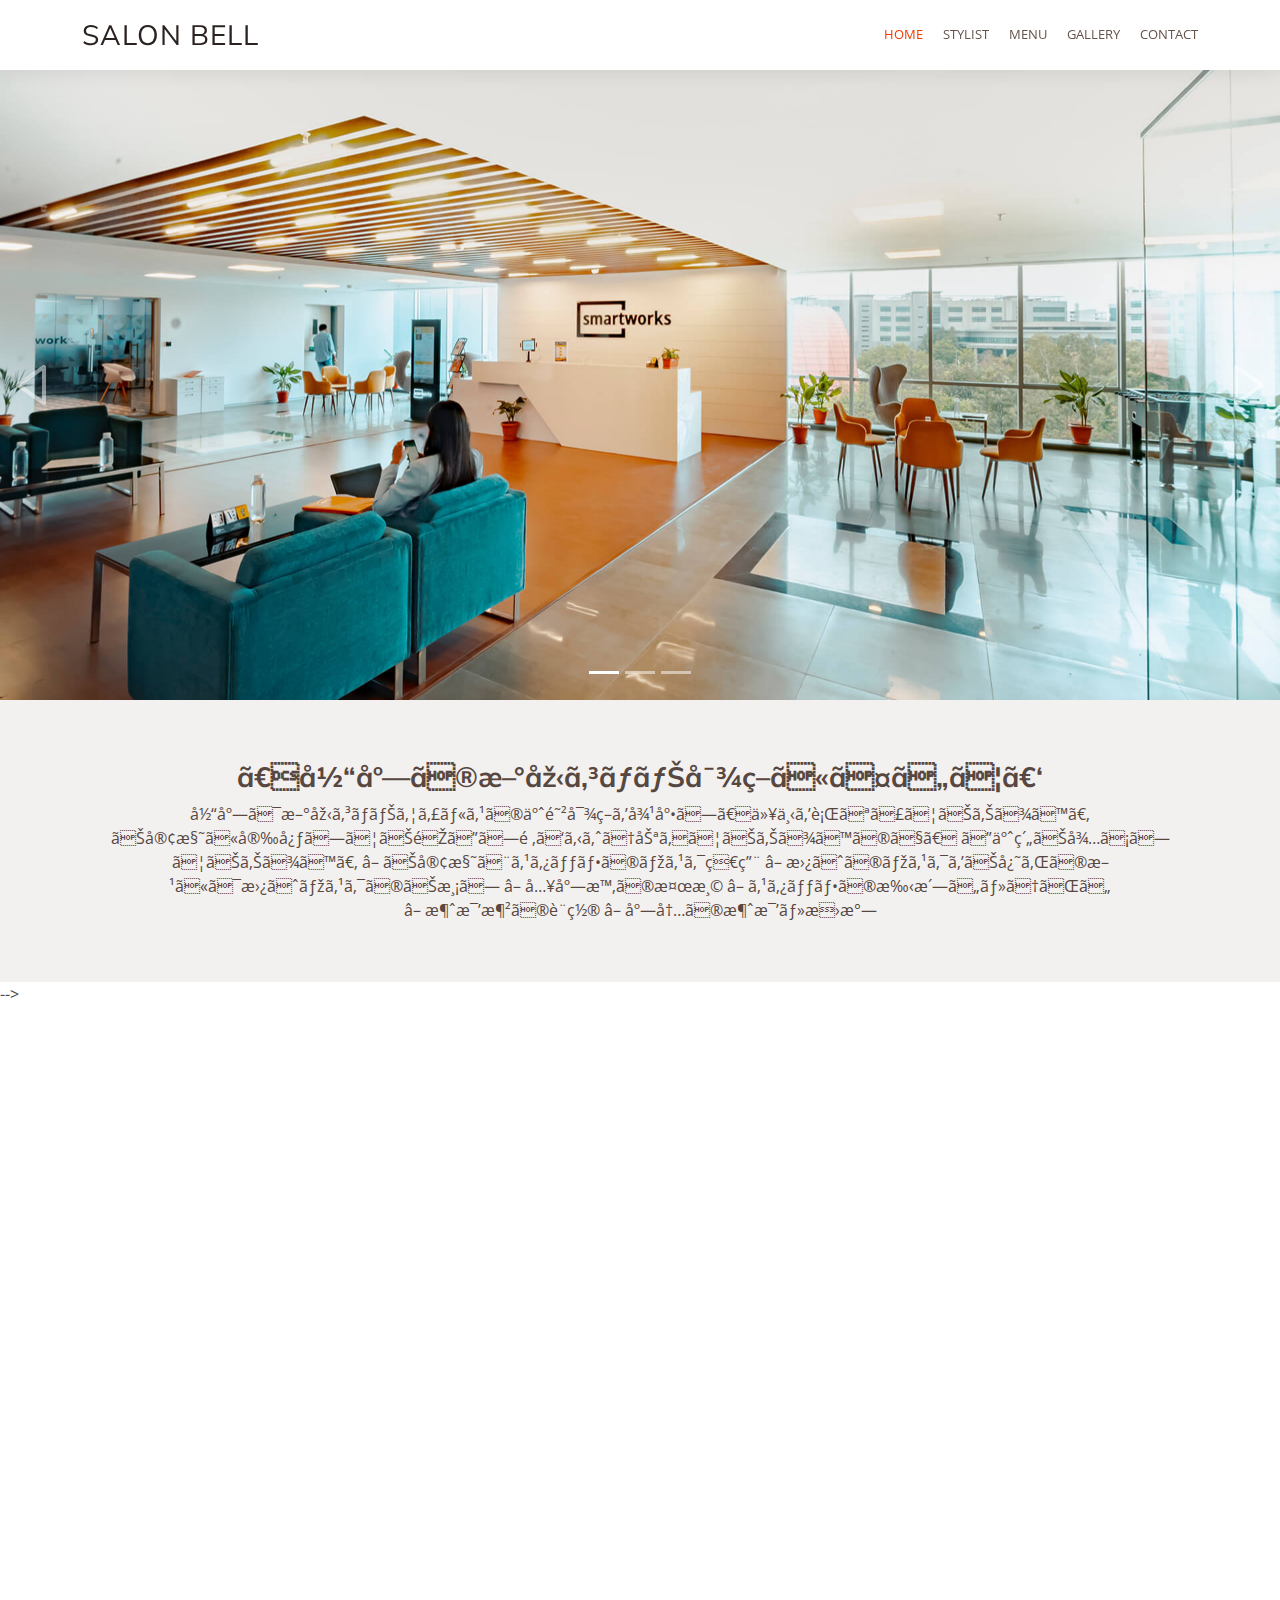
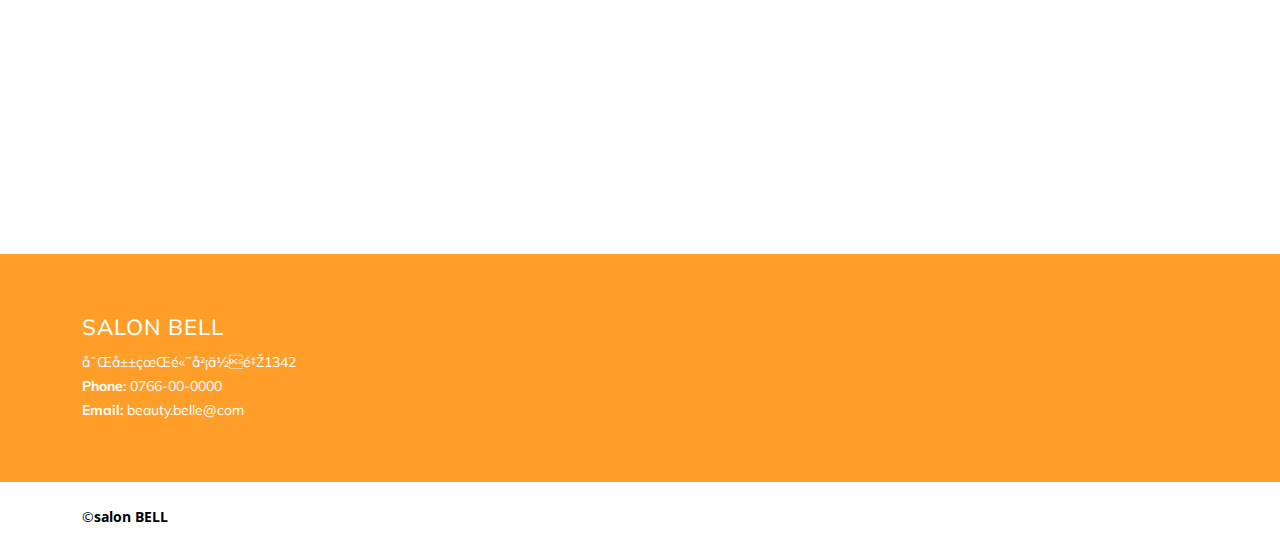
<file: index.html>
<!DOCTYPE html>
<html lang="jp">
<!--  -->

<head>

  <base href="{{site.github.url}}" charset="utf-8" />
  <meta content="width=device-width, initial-scale=1.0" name="viewport">

  <title>salon BELL</title>
  <meta content="" name="description">
  <meta content="" name="keywords">

  <!-- Favicons -->
  <link href="assets/img/favicon.png" rel="icon">
  <link href="assets/img/apple-touch-icon.png" rel="apple-touch-icon">

  <!-- Google Fonts -->
  <link
    href="https://fonts.googleapis.com/css?family=Open+Sans:300,300i,400,400i,600,600i,700,700i|Muli:300,300i,400,400i,500,500i,600,600i,700,700i|Poppins:300,300i,400,400i,500,500i,600,600i,700,700i"
    rel="stylesheet">

  <!-- Vendor CSS Files -->
  <link href="assets/vendor/animate.css/animate.min.css" rel="stylesheet">
  <link href="assets/vendor/aos/aos.css" rel="stylesheet">
  <link href="assets/vendor/bootstrap/css/bootstrap.min.css" rel="stylesheet">
  <link href="assets/vendor/bootstrap-icons/bootstrap-icons.css" rel="stylesheet">
  <link href="assets/vendor/boxicons/css/boxicons.min.css" rel="stylesheet">
  <link href="assets/vendor/glightbox/css/glightbox.min.css" rel="stylesheet">
  <link href="assets/vendor/swiper/swiper-bundle.min.css" rel="stylesheet">

  <!-- Template Main CSS File -->
  <link href="assets/css/style.css" rel="stylesheet">

  <!-- =======================================================
  * Template Name: Flattern - v4.7.0
  * Template URL: https://bootstrapmade.com/flattern-multipurpose-bootstrap-template/
  * Author: BootstrapMade.com
  * License: https://bootstrapmade.com/license/
  ======================================================== -->
</head>

<body>

  <!-- ======= Top Bar ======= -->
  <!-- <section id="topbar" class="d-flex align-items-center">
    <div class="container d-flex justify-content-center justify-content-md-between">
      <div class="contact-info d-flex align-items-center">
        <i class="bi bi-envelope d-flex align-items-center"><a
            href="mailto:contact@example.com">contact@example.com</a></i>
        <i class="bi bi-phone d-flex align-items-center ms-4"><span>+1 5589 55488 55</span></i>
      </div>
      <div class="social-links d-none d-md-flex align-items-center">
        <a href="#" class="twitter"><i class="bi bi-twitter"></i></a>
        <a href="#" class="facebook"><i class="bi bi-facebook"></i></a>
        <a href="#" class="instagram"><i class="bi bi-instagram"></i></a>
        <a href="#" class="linkedin"><i class="bi bi-linkedin"></i></i></a>
      </div>
    </div>
  </section> -->

  <!-- ======= Header ======= -->
  <header id="header" class="d-flex align-items-center">
    <div class="container d-flex justify-content-between">

      <div class="logo">
        <h1 class="text-light"><a href="index.html">salon BELL</a></h1>
        <!-- Uncomment below if you prefer to use an image logo -->
        <!-- <a href="index.html"><img src="assets/img/logo.png" alt="" class="img-fluid"></a>-->
      </div>

      <nav id="navbar" class="navbar">
        <ul>
          <li><a class="active" href="index.html">Home</a></li>
          <li><a href="about.html">STYLIST</a></li>
          <!-- <li><a href="services.html">Services</a></li> -->
          <!-- <li><a href="testimonials.html">Testimonials</a></li> -->
          <li><a href="pricing.html">MENU</a></li>
          <li><a href="portfolio.html">GALLERY</a></li>
          <!-- <li><a href="blog.html">BLOG</a></li> -->
          <!-- <li class="dropdown"><a href="#"><span>Drop Down</span> <i class="bi bi-chevron-down"></i></a> -->
          <!-- <ul>
            <li><a href="#">Drop Down 1</a></li>
            <li class="dropdown"><a href="#"><span>Deep Drop Down</span> <i class="bi bi-chevron-right"></i></a>
              <ul>
                <li><a href="#">Deep Drop Down 1</a></li>
                <li><a href="#">Deep Drop Down 2</a></li>
                <li><a href="#">Deep Drop Down 3</a></li>
                <li><a href="#">Deep Drop Down 4</a></li>
                <li><a href="#">Deep Drop Down 5</a></li>
              </ul>
            </li>
            <li><a href="#">Drop Down 2</a></li>
            <li><a href="#">Drop Down 3</a></li>
            <li><a href="#">Drop Down 4</a></li>
          </ul>
          </li> -->
          <li><a href="contact.html">Contact</a></li>
        </ul>
        <i class="bi bi-list mobile-nav-toggle"></i>
      </nav><!-- .navbar -->

    </div>
  </header><!-- End Header -->

  <!-- ======= Hero Section ======= -->
  <section id="hero">
    <div id="heroCarousel" data-bs-interval="5000" class="carousel slide carousel-fade" data-bs-ride="carousel">

      <div class="carousel-inner" role="listbox">

        <!-- Slide 1 -->
        <div class="carousel-item active" style="background-image: url(assets/img/slide/slide-1.jpg);">
          <div class="carousel-container">
            <div class="carousel-content  animate__animated animate__fadeInUp">



            </div>
          </div>
        </div>

        <!-- Slide 2 -->
        <div class="carousel-item" style="background-image: url(assets/img/slide/slide-2.jpg);">
          <div class="carousel-container">
            <div class="carousel-content animate__animated animate__fadeInUp">

            </div>
          </div>
        </div>

        <!-- Slide 3 -->
        <div class="carousel-item" style="background-image: url(assets/img/slide/slide-3.jpg);">
          <div class="carousel-container">
            <div class="carousel-content animate__animated animate__fadeInUp">

            </div>
          </div>
        </div>

      </div>

      <a class="carousel-control-prev" href="#heroCarousel" role="button" data-bs-slide="prev">
        <span class="carousel-control-prev-icon bx bx-left-arrow" aria-hidden="true"></span>
      </a>

      <a class="carousel-control-next" href="#heroCarousel" role="button" data-bs-slide="next">
        <span class="carousel-control-next-icon bx bx-right-arrow" aria-hidden="true"></span>
      </a>

      <ol class="carousel-indicators" id="hero-carousel-indicators"></ol>

    </div>
  </section><!-- End Hero -->

  <main id="main">

    <!-- ======= Cta Section ======= -->
    <section id="cta" class="cta">
      <div class="container">

        <div class="row">
          <div class="col-lg-12 text-center text-lg-left">
            <h3>【当店の新型コロナ対策について】</h3>
            <p> 当店は新型コロナウィルスの予防対策を徹底し、以下を行なっております。

              お客様に安心してお過ごし頂けるよう努めておりますので、

              ご予約お待ちしております。

              ■お客様とスタッフのマスク着用

              ■替えのマスクをお忘れの方には替えマスクのお渡し

              ■入店時の検温 ■スタッフの手洗い・うがい <br>■消毒液の設置 ■店内の消毒・換気</p>
          </div>
        </div>

      </div>
    </section><!-- End Cta Section -->

    <!-- ======= Services Section ======= -->
    <!-- <section id="services" class="services">
      <div class="container">

        <div class="row">
          <div class="col-lg-4 col-md-6">
            <div class="icon-box" data-aos="fade-up">
              <div class="icon"><i class="bi bi-briefcase"></i></div>
              <h4 class="title"><a href="">Lorem Ipsum</a></h4>
              <p class="description">Voluptatum deleniti atque corrupti quos dolores et quas molestias excepturi sint
                occaecati cupiditate non provident</p>
            </div>
          </div>
          <div class="col-lg-4 col-md-6">
            <div class="icon-box" data-aos="fade-up" data-aos-delay="100">
              <div class="icon"><i class="bi bi-card-checklist"></i></div>
              <h4 class="title"><a href="">Dolor Sitema</a></h4>
              <p class="description">Minim veniam, quis nostrud exercitation ullamco laboris nisi ut aliquip ex ea
                commodo consequat tarad limino ata</p>
            </div>
          </div>
          <div class="col-lg-4 col-md-6">
            <div class="icon-box" data-aos="fade-up" data-aos-delay="200">
              <div class="icon"><i class="bi bi-bar-chart"></i></div>
              <h4 class="title"><a href="">Sed ut perspiciatis</a></h4>
              <p class="description">Duis aute irure dolor in reprehenderit in voluptate velit esse cillum dolore eu
                fugiat nulla pariatur</p>
            </div>
          </div>
          <div class="col-lg-4 col-md-6">
            <div class="icon-box" data-aos="fade-up" data-aos-delay="200">
              <div class="icon"><i class="bi bi-binoculars"></i></div>
              <h4 class="title"><a href="">Magni Dolores</a></h4>
              <p class="description">Excepteur sint occaecat cupidatat non proident, sunt in culpa qui officia deserunt
                mollit anim id est laborum</p>
            </div>
          </div>
          <div class="col-lg-4 col-md-6">
            <div class="icon-box" data-aos="fade-up" data-aos-delay="300">
              <div class="icon"><i class="bi bi-brightness-high"></i></div>
              <h4 class="title"><a href="">Nemo Enim</a></h4>
              <p class="description">At vero eos et accusamus et iusto odio dignissimos ducimus qui blanditiis
                praesentium voluptatum deleniti atque</p>
            </div>
          </div>
          <div class="col-lg-4 col-md-6">
            <div class="icon-box" data-aos="fade-up" data-aos-delay="400">
              <div class="icon"><i class="bi bi-calendar4-week"></i></div>
              <h4 class="title"><a href="">Eiusmod Tempor</a></h4>
              <p class="description">Et harum quidem rerum facilis est et expedita distinctio. Nam libero tempore, cum
                soluta nobis est eligendi</p>
            </div>
          </div>
        </div>

      </div>
    </section><!-- End Services Section -->

    <!-- ======= Portfolio Section ======= -->
    <!-- <section id="portfolio" class="portfolio"> -->
    <!-- <div class="container">

      <div class="row" data-aos="fade-up">
        <div class="col-lg-12 d-flex justify-content-center">
          <ul id="portfolio-flters">
            <li data-filter="*" class="filter-active">All</li>
            <li data-filter=".filter-app">App</li>
            <li data-filter=".filter-card">Card</li>
            <li data-filter=".filter-web">Web</li>
          </ul>
        </div>
      </div>

      <div class="row portfolio-container" data-aos="fade-up">

        <div class="col-lg-4 col-md-6 portfolio-item filter-app">
          <img src="assets/img/portfolio/portfolio-1.jpg" class="img-fluid" alt="">
          <div class="portfolio-info">
            <h4>App 1</h4>
            <p>App</p>
            <a href="assets/img/portfolio/portfolio-1.jpg" data-gallery="portfolioGallery"
              class="portfolio-lightbox preview-link" title="App 1"><i class="bx bx-plus"></i></a>
            <a href="portfolio-details.html" class="details-link" title="More Details"><i class="bx bx-link"></i></a>
          </div>
        </div>

        <div class="col-lg-4 col-md-6 portfolio-item filter-web">
          <img src="assets/img/portfolio/portfolio-2.jpg" class="img-fluid" alt="">
          <div class="portfolio-info">
            <h4>Web 3</h4>
            <p>Web</p>
            <a href="assets/img/portfolio/portfolio-2.jpg" data-gallery="portfolioGallery"
              class="portfolio-lightbox preview-link" title="Web 3"><i class="bx bx-plus"></i></a>
            <a href="portfolio-details.html" class="details-link" title="More Details"><i class="bx bx-link"></i></a>
          </div>
        </div>

        <div class="col-lg-4 col-md-6 portfolio-item filter-app">
          <img src="assets/img/portfolio/portfolio-3.jpg" class="img-fluid" alt="">
          <div class="portfolio-info">
            <h4>App 2</h4>
            <p>App</p>
            <a href="assets/img/portfolio/portfolio-3.jpg" data-gallery="portfolioGallery"
              class="portfolio-lightbox preview-link" title="App 2"><i class="bx bx-plus"></i></a>
            <a href="portfolio-details.html" class="details-link" title="More Details"><i class="bx bx-link"></i></a>
          </div>
        </div>

        <div class="col-lg-4 col-md-6 portfolio-item filter-card">
          <img src="assets/img/portfolio/portfolio-4.jpg" class="img-fluid" alt="">
          <div class="portfolio-info">
            <h4>Card 2</h4>
            <p>Card</p>
            <a href="assets/img/portfolio/portfolio-4.jpg" data-gallery="portfolioGallery"
              class="portfolio-lightbox preview-link" title="Card 2"><i class="bx bx-plus"></i></a>
            <a href="portfolio-details.html" class="details-link" title="More Details"><i class="bx bx-link"></i></a>
          </div>
        </div>

        <div class="col-lg-4 col-md-6 portfolio-item filter-web">
          <img src="assets/img/portfolio/portfolio-5.jpg" class="img-fluid" alt="">
          <div class="portfolio-info">
            <h4>Web 2</h4>
            <p>Web</p>
            <a href="assets/img/portfolio/portfolio-5.jpg" data-gallery="portfolioGallery"
              class="portfolio-lightbox preview-link" title="Web 2"><i class="bx bx-plus"></i></a>
            <a href="portfolio-details.html" class="details-link" title="More Details"><i class="bx bx-link"></i></a>
          </div>
        </div>

        <div class="col-lg-4 col-md-6 portfolio-item filter-app">
          <img src="assets/img/portfolio/portfolio-6.jpg" class="img-fluid" alt="">
          <div class="portfolio-info">
            <h4>App 3</h4>
            <p>App</p>
            <a href="assets/img/portfolio/portfolio-6.jpg" data-gallery="portfolioGallery"
              class="portfolio-lightbox preview-link" title="App 3"><i class="bx bx-plus"></i></a>
            <a href="portfolio-details.html" class="details-link" title="More Details"><i class="bx bx-link"></i></a>
          </div>
        </div>

        <div class="col-lg-4 col-md-6 portfolio-item filter-card">
          <img src="assets/img/portfolio/portfolio-7.jpg" class="img-fluid" alt="">
          <div class="portfolio-info">
            <h4>Card 1</h4>
            <p>Card</p>
            <a href="assets/img/portfolio/portfolio-7.jpg" data-gallery="portfolioGallery"
              class="portfolio-lightbox preview-link" title="Card 1"><i class="bx bx-plus"></i></a>
            <a href="portfolio-details.html" class="details-link" title="More Details"><i class="bx bx-link"></i></a>
          </div>
        </div>

        <div class="col-lg-4 col-md-6 portfolio-item filter-card">
          <img src="assets/img/portfolio/portfolio-8.jpg" class="img-fluid" alt="">
          <div class="portfolio-info">
            <h4>Card 3</h4>
            <p>Card</p>
            <a href="assets/img/portfolio/portfolio-8.jpg" data-gallery="portfolioGallery"
              class="portfolio-lightbox preview-link" title="Card 3"><i class="bx bx-plus"></i></a>
            <a href="portfolio-details.html" class="details-link" title="More Details"><i class="bx bx-link"></i></a>
          </div>
        </div>

        <div class="col-lg-4 col-md-6 portfolio-item filter-web">
          <img src="assets/img/portfolio/portfolio-9.jpg" class="img-fluid" alt="">
          <div class="portfolio-info">
            <h4>Web 3</h4>
            <p>Web</p>
            <a href="assets/img/portfolio/portfolio-9.jpg" data-gallery="portfolioGallery"
              class="portfolio-lightbox preview-link" title="Web 3"><i class="bx bx-plus"></i></a>
            <a href="portfolio-details.html" class="details-link" title="More Details"><i class="bx bx-link"></i></a>
          </div>
        </div>

      </div>

    </div> -->
    <!-- </section>End Portfolio Section --> -->
    <section id="about-us" class="about-us">
      <div class="container">

        <div class="row no-gutters">
          <div class="image col-xl-5 d-flex align-items-stretch justify-content-center justify-content-lg-start"
            data-aos="fade-right"></div>
          <div class="col-xl-7 ps-0 ps-lg-5 pe-lg-1 d-flex align-items-stretch">
            <div class="content d-flex flex-column justify-content-center">
              <h3 data-aos="fade-up">CONCEPT</h3>
              <p data-aos="fade-up">
                <strong class="concept_font">自分をもっと大好きに</strong><br>
                一日幸せで過ごしたいなら髪を切りにいけ。という言葉がありますが当店では一日のみならず訪れたその日からずっと幸せでいられるようなスタイリングをお客様と相談しながら作っていきます。
                髪の事でお悩みのお客様もご安心してお越しください。
              </p>
              <!-- <div class="row">
                <div class="col-md-6 icon-box" data-aos="fade-up">
                  <i class="bx bx-receipt"></i>
                  <h4>Corporis voluptates sit</h4>
                  <p>Consequuntur sunt aut quasi enim aliquam quae harum pariatur laboris nisi ut aliquip</p>
                </div>
                <div class="col-md-6 icon-box" data-aos="fade-up" data-aos-delay="100">
                  <i class="bx bx-cube-alt"></i>
                  <h4>Ullamco laboris nisi</h4>
                  <p>Excepteur sint occaecat cupidatat non proident, sunt in culpa qui officia deserunt</p>
                </div>
                <div class="col-md-6 icon-box" data-aos="fade-up" data-aos-delay="200">
                  <i class="bx bx-images"></i>
                  <h4>Labore consequatur</h4>
                  <p>Aut suscipit aut cum nemo deleniti aut omnis. Doloribus ut maiores omnis facere</p>
                </div>
                <div class="col-md-6 icon-box" data-aos="fade-up" data-aos-delay="300">
                  <i class="bx bx-shield"></i>
                  <h4>Beatae veritatis</h4>
                  <p>Expedita veritatis consequuntur nihil tempore laudantium vitae denat pacta</p>
                </div>
              </div> -->
            </div><!-- End .content-->
          </div>
        </div>

      </div>
    </section><!-- End About Us Section -->

    <!-- ======= Our Clients Section ======= -->
    <section id="clients" class="clients">
      <div class="container">

        <div class="section-title" data-aos="fade-up">
          <h2><strong>お支払いについて</strong></h2>
          <p>当店では現金またはカードでのお支払いができます。</p>
        </div>

        <div class="row no-gutters clients-wrap clearfix" data-aos="fade-up">

          <div class="col-lg-3 col-md-4 col-xs-6">
            <div class="client-logo">
              <img src="assets\img\JCB logo.png" class="img-fluid" alt="JCB ロゴ">
            </div>
          </div>

          <div class="col-lg-3 col-md-4 col-xs-6">
            <div class="client-logo">
              <img src="assets\img\Mastercard logo.png" class="img-fluid" alt="Mastercard">
            </div>
          </div>

          <div class="col-lg-3 col-md-4 col-xs-6">
            <div class="client-logo">
              <img src="assets\img\VISAcard logo.png" class="img-fluid" alt="VISAカード">
            </div>
          </div>

          <div class="col-lg-3 col-md-4 col-xs-6">
            <div class="client-logo">
              <img src="assets\img\american press.png" img-fluid" alt="アメリカンエクスプレスロゴ">
            </div>
          </div>

          <!-- <div class="col-lg-3 col-md-4 col-xs-6">
            <div class="client-logo">
              <img src="assets/img/clients/client-5.png" class="img-fluid" alt="">
            </div>
          </div>

          <div class="col-lg-3 col-md-4 col-xs-6">
            <div class="client-logo">
              <img src="assets/img/clients/client-6.png" class="img-fluid" alt="">
            </div>
          </div>

          <div class="col-lg-3 col-md-4 col-xs-6">
            <div class="client-logo">
              <img src="assets/img/clients/client-7.png" class="img-fluid" alt="">
            </div>
          </div>

          <div class="col-lg-3 col-md-4 col-xs-6">
            <div class="client-logo">
              <img src="assets/img/clients/client-8.png" class="img-fluid" alt="">
            </div>
          </div> -->

        </div>

      </div>
    </section><!-- End Our Clients Section -->

  </main><!-- End #main -->

  <!-- ======= Footer ======= -->
  <footer id="footer">

    <div class="footer-top">
      <div class="container">
        <div class="row">

          <div class="col-lg-3 col-md-6 footer-contact">
            <h3>salon BELL</h3>
            <p>
              富山県高岡佐野1342 <br>

              <strong>Phone:</strong> 0766-00-0000<br>
              <strong>Email:</strong> beauty.belle@com<br>
            </p>
          </div>

          <!-- <div class="col-lg-2 col-md-6 footer-links">
            <h4>Useful Links</h4>
            <ul>
              <li><i class="bx bx-chevron-right"></i> <a href="#">Home</a></li>
              <li><i class="bx bx-chevron-right"></i> <a href="#">About us</a></li>
              <li><i class="bx bx-chevron-right"></i> <a href="#">Services</a></li>
              <li><i class="bx bx-chevron-right"></i> <a href="#">Terms of service</a></li>
              <li><i class="bx bx-chevron-right"></i> <a href="#">Privacy policy</a></li>
            </ul>
          </div>

          <div class="col-lg-3 col-md-6 footer-links">
            <h4>Our Services</h4>
            <ul>
              <li><i class="bx bx-chevron-right"></i> <a href="#">Web Design</a></li>
              <li><i class="bx bx-chevron-right"></i> <a href="#">Web Development</a></li>
              <li><i class="bx bx-chevron-right"></i> <a href="#">Product Management</a></li>
              <li><i class="bx bx-chevron-right"></i> <a href="#">Marketing</a></li>
              <li><i class="bx bx-chevron-right"></i> <a href="#">Graphic Design</a></li>
            </ul>
          </div>

          <div class="col-lg-4 col-md-6 footer-newsletter">
            <h4>Join Our Newsletter</h4>
            <p>Tamen quem nulla quae legam multos aute sint culpa legam noster magna</p>
            <form action="" method="post">
              <input type="email" name="email"><input type="submit" value="Subscribe">
            </form>
          </div> -->

        </div>
      </div>
    </div>

    <div class="container d-md-flex py-4">

      <div class="me-md-auto text-center text-md-start">
        <div class="copyright ">
          &copy;<strong><span>salon BELL</span></strong>
        </div>
        <!-- <div class="credits">
          <!-- All the links in the footer should remain intact. -->
        <!-- You can delete the links only if you purchased the pro version. -->
        <!-- Licensing information: https://bootstrapmade.com/license/ -->
        <!-- Purchase the pro version with working PHP/AJAX contact form: https://bootstrapmade.com/flattern-multipurpose-bootstrap-template/
        Designed by <a href="https://bootstrapmade.com/">BootstrapMade</a>
      </div>
    </div>
    <div class="social-links text-center text-md-right pt-3 pt-md-0">
      <a href="#" class="twitter"><i class="bx bxl-twitter"></i></a>
      <a href="#" class="facebook"><i class="bx bxl-facebook"></i></a>
      <a href="#" class="instagram"><i class="bx bxl-instagram"></i></a>
      <a href="#" class="google-plus"><i class="bx bxl-skype"></i></a>
      <a href="#" class="linkedin"><i class="bx bxl-linkedin"></i></a>
    </div>
    </div>-->
  </footer><!-- End Footer -->

  <a href="#" class="back-to-top d-flex align-items-center justify-content-center"><i
      class="bi bi-arrow-up-short"></i></a>

  <!-- Vendor JS Files -->
  <script src="assets/vendor/aos/aos.js"></script>
  <script src="assets/vendor/bootstrap/js/bootstrap.bundle.min.js"></script>
  <script src="assets/vendor/glightbox/js/glightbox.min.js"></script>
  <script src="assets/vendor/isotope-layout/isotope.pkgd.min.js"></script>
  <script src="assets/vendor/swiper/swiper-bundle.min.js"></script>
  <script src="assets/vendor/waypoints/noframework.waypoints.js"></script>
  <script src="assets/vendor/php-email-form/validate.js"></script>

  <!-- Template Main JS File -->
  <script src="assets/js/main.js"></script>

</body>

</html>
</file>
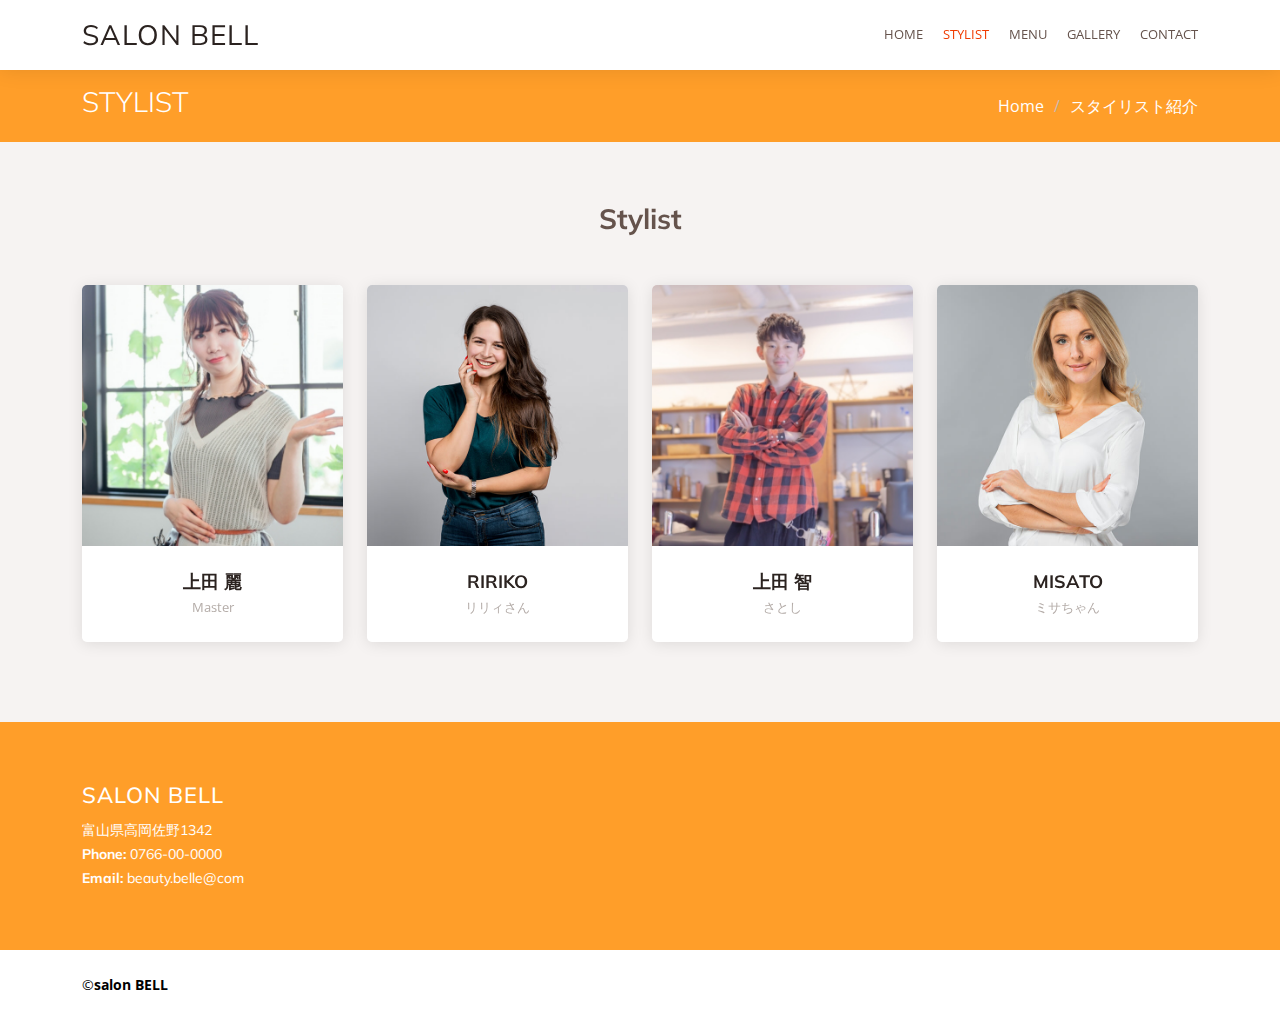
<file: about.html>
<!DOCTYPE html>
<html lang="jp">

<head>
  <meta charset="utf-8">
  <meta content="width=device-width, initial-scale=1.0" name="viewport">

  <title>STYLIST - salon BELL</title>
  <meta content="" name="description">
  <meta content="" name="keywords">

  <!-- Favicons -->
  <link href="assets/img/favicon.png" rel="icon">
  <link href="assets/img/apple-touch-icon.png" rel="apple-touch-icon">

  <!-- Google Fonts -->
  <link
    href="https://fonts.googleapis.com/css?family=Open+Sans:300,300i,400,400i,600,600i,700,700i|Muli:300,300i,400,400i,500,500i,600,600i,700,700i|Poppins:300,300i,400,400i,500,500i,600,600i,700,700i"
    rel="stylesheet">

  <!-- Vendor CSS Files -->
  <link href="assets/vendor/animate.css/animate.min.css" rel="stylesheet">
  <link href="assets/vendor/aos/aos.css" rel="stylesheet">
  <link href="assets/vendor/bootstrap/css/bootstrap.min.css" rel="stylesheet">
  <link href="assets/vendor/bootstrap-icons/bootstrap-icons.css" rel="stylesheet">
  <link href="assets/vendor/boxicons/css/boxicons.min.css" rel="stylesheet">
  <link href="assets/vendor/glightbox/css/glightbox.min.css" rel="stylesheet">
  <link href="assets/vendor/swiper/swiper-bundle.min.css" rel="stylesheet">

  <!-- Template Main CSS File -->
  <link href="assets/css/style.css" rel="stylesheet">

  <!-- =======================================================
  * Template Name: Flattern - v4.7.0
  * Template URL: https://bootstrapmade.com/flattern-multipurpose-bootstrap-template/
  * Author: BootstrapMade.com
  * License: https://bootstrapmade.com/license/
  ======================================================== -->
</head>

<body>

  <!-- ======= Top Bar ======= -->
  <!-- <section id="topbar" class="d-flex align-items-center">
    <div class="container d-flex justify-content-center justify-content-md-between">
      <div class="contact-info d-flex align-items-center">
        <i class="bi bi-envelope d-flex align-items-center"><a
            href="mailto:contact@example.com">contact@example.com</a></i>
        <i class="bi bi-phone d-flex align-items-center ms-4"><span>+1 5589 55488 55</span></i>
      </div>
      <div class="social-links d-none d-md-flex align-items-center">
        <a href="#" class="twitter"><i class="bi bi-twitter"></i></a>
        <a href="#" class="facebook"><i class="bi bi-facebook"></i></a>
        <a href="#" class="instagram"><i class="bi bi-instagram"></i></a>
        <a href="#" class="linkedin"><i class="bi bi-linkedin"></i></i></a>
      </div>
    </div>
  </section> -->

  <!-- ======= Header ======= -->
  <header id="header" class="d-flex align-items-center">
    <div class="container d-flex justify-content-between">

      <div class="logo">
        <h1 class="text-light"><a href="index.html">salon BELL</a></h1>
        <!-- Uncomment below if you prefer to use an image logo -->
        <!-- <a href="index.html"><img src="assets/img/logo.png" alt="" class="img-fluid"></a>-->
      </div>

      <nav id="navbar" class="navbar">
        <ul>
          <li><a href="index.html">Home</a></li>
          <li><a class="active" href="about.html">STYLIST</a></li>
          <!-- <li><a href="services.html">Services</a></li> -->
          <!-- <li><a href="testimonials.html">Testimonials</a></li> -->
          <li><a href="pricing.html">MENU</a></li>
          <li><a href="portfolio.html">GALLERY</a></li>
          <!-- <li><a href="blog.html">BLOG</a></li> -->
          <!-- <li class="dropdown"><a href="#"><span>Drop Down</span> <i class="bi bi-chevron-down"></i></a> -->
          <ul>
            <!-- <li><a href="#">Drop Down 1</a></li>
            <li class="dropdown"><a href="#"><span>Deep Drop Down</span> <i class="bi bi-chevron-right"></i></a>
              <ul>
                <li><a href="#">Deep Drop Down 1</a></li>
                <li><a href="#">Deep Drop Down 2</a></li>
                <li><a href="#">Deep Drop Down 3</a></li>
                <li><a href="#">Deep Drop Down 4</a></li>
                <li><a href="#">Deep Drop Down 5</a></li>
              </ul>
            </li>
            <li><a href="#">Drop Down 2</a></li>
            <li><a href="#">Drop Down 3</a></li>
            <li><a href="#">Drop Down 4</a></li>
          </ul>
          </li> -->
            <li><a href="contact.html">Contact</a></li>
          </ul>
          <i class="bi bi-list mobile-nav-toggle"></i>
      </nav><!-- .navbar -->

    </div>
  </header><!-- End Header -->

  <main id="main">

    <!-- ======= Breadcrumbs ======= -->
    <section id="breadcrumbs" class="breadcrumbs">
      <div class="container">

        <div class="d-flex justify-content-between align-items-center">
          <h2>STYLIST</h2>
          <ol>
            <li><a href="index.html">Home</a></li>
            <li>スタイリスト紹介</li>
          </ol>
        </div>

      </div>
    </section>
    <!-- End Breadcrumbs -->

    <!-- ======= About Us Section ======= -->
    <!-- <section id="about-us" class="about-us">
      <div class="container">

        <div class="row no-gutters">
          <div class="image col-xl-5 d-flex align-items-stretch justify-content-center justify-content-lg-start" data-aos="fade-right"></div>
          <div class="col-xl-7 ps-0 ps-lg-5 pe-lg-1 d-flex align-items-stretch">
            <div class="content d-flex flex-column justify-content-center">
              <h3 data-aos="fade-up">Voluptatem dignissimos provident quasi</h3>
              <p data-aos="fade-up">
                Lorem ipsum dolor sit amet, consectetur adipiscing elit, sed do eiusmod tempor incididunt ut labore et dolore magna aliqua. Duis aute irure dolor in reprehenderit
              </p>
              <div class="row">
                <div class="col-md-6 icon-box" data-aos="fade-up">
                  <i class="bx bx-receipt"></i>
                  <h4>Corporis voluptates sit</h4>
                  <p>Consequuntur sunt aut quasi enim aliquam quae harum pariatur laboris nisi ut aliquip</p>
                </div>
                <div class="col-md-6 icon-box" data-aos="fade-up" data-aos-delay="100">
                  <i class="bx bx-cube-alt"></i>
                  <h4>Ullamco laboris nisi</h4>
                  <p>Excepteur sint occaecat cupidatat non proident, sunt in culpa qui officia deserunt</p>
                </div>
                <div class="col-md-6 icon-box" data-aos="fade-up" data-aos-delay="200">
                  <i class="bx bx-images"></i>
                  <h4>Labore consequatur</h4>
                  <p>Aut suscipit aut cum nemo deleniti aut omnis. Doloribus ut maiores omnis facere</p>
                </div>
                <div class="col-md-6 icon-box" data-aos="fade-up" data-aos-delay="300">
                  <i class="bx bx-shield"></i>
                  <h4>Beatae veritatis</h4>
                  <p>Expedita veritatis consequuntur nihil tempore laudantium vitae denat pacta</p>
                </div>
              </div>
            </div>
    </div>
    </div>

    </div>
    </section> -->

    <!-- End About Us Section -->

    <!-- ======= Our Team Section ======= -->
    <section id="team" class="team section-bg">
      <div class="container">

        <div class="section-title" data-aos="fade-up">
          <h2><strong>Stylist</strong></h2>
          <p></p>
        </div>

        <div class="row">

          <div class="col-lg-3 col-md-6 d-flex align-items-stretch">
            <div class="member" data-aos="fade-up">
              <div class="member-img">
                <img src="assets/img/team/ueda.png" class="img-fluid" alt="">
                <div class="social">
                  <a href=""><i class="bi bi-twitter"></i></a>
                  <a href=""><i class="bi bi-facebook"></i></a>
                  <a href=""><i class="bi bi-instagram"></i></a>
                  <a href=""><i class="bi bi-linkedin"></i></a>
                </div>
              </div>
              <div class="member-info">
                <h4>上田 麗</h4>
                <span>Master</span>
              </div>
            </div>
          </div>

          <div class="col-lg-3 col-md-6 d-flex align-items-stretch">
            <div class="member" data-aos="fade-up" data-aos-delay="100">
              <div class="member-img">
                <img src="assets/img/team/team-2.jpg" class="img-fluid" alt="">
                <div class="social">
                  <a href=""><i class="bi bi-twitter"></i></a>
                  <a href=""><i class="bi bi-facebook"></i></a>
                  <a href=""><i class="bi bi-instagram"></i></a>
                  <a href=""><i class="bi bi-linkedin"></i></a>
                </div>
              </div>
              <div class="member-info">
                <h4>RIRIKO</h4>
                <span>リリィさん</span>
              </div>
            </div>
          </div>

          <div class="col-lg-3 col-md-6 d-flex align-items-stretch">
            <div class="member" data-aos="fade-up" data-aos-delay="200">
              <div class="member-img">
                <img src="assets\img\team\satoshi.png" class="img-fluid" alt="">
                <div class="social">
                  <a href=""><i class="bi bi-twitter"></i></a>
                  <a href=""><i class="bi bi-facebook"></i></a>
                  <a href=""><i class="bi bi-instagram"></i></a>
                  <a href=""><i class="bi bi-linkedin"></i></a>
                </div>
              </div>
              <div class="member-info">
                <h4>上田 智</h4>
                <span>さとし</span>
              </div>
            </div>
          </div>

          <div class="col-lg-3 col-md-6 d-flex align-items-stretch">
            <div class="member" data-aos="fade-up" data-aos-delay="300">
              <div class="member-img">
                <img src="assets/img/team/team-4.jpg" class="img-fluid" alt="">
                <div class="social">
                  <a href=""><i class="bi bi-twitter"></i></a>
                  <a href=""><i class="bi bi-facebook"></i></a>
                  <a href=""><i class="bi bi-instagram"></i></a>
                  <a href=""><i class="bi bi-linkedin"></i></a>
                </div>
              </div>
              <div class="member-info">
                <h4>MISATO</h4>
                <span>ミサちゃん</span>
              </div>
            </div>
          </div>

        </div>

      </div>
    </section>
    <!-- End Our Team Section -->

    <!-- ======= Our Skills Section ======= -->
    <!-- <section id="skills" class="skills">
      <div class="container">

        <div class="section-title" data-aos="fade-up">
          <h2>Our <strong>Skills</strong></h2>
          <p>Magnam dolores commodi suscipit. Necessitatibus eius consequatur ex aliquid fuga eum quidem. Sit sint
            consectetur velit. Quisquam quos quisquam cupiditate. Et nemo qui impedit suscipit alias ea. Quia fugiat sit
            in iste officiis commodi quidem hic quas.</p>
        </div>

        <div class="row skills-content">

          <div class="col-lg-6" data-aos="fade-up">

            <div class="progress">
              <span class="skill">HTML <i class="val">100%</i></span>
              <div class="progress-bar-wrap">
                <div class="progress-bar" role="progressbar" aria-valuenow="100" aria-valuemin="0" aria-valuemax="100">
                </div>
              </div>
            </div>

            <div class="progress">
              <span class="skill">CSS <i class="val">90%</i></span>
              <div class="progress-bar-wrap">
                <div class="progress-bar" role="progressbar" aria-valuenow="90" aria-valuemin="0" aria-valuemax="100">
                </div>
              </div>
            </div>

            <div class="progress">
              <span class="skill">JavaScript <i class="val">75%</i></span>
              <div class="progress-bar-wrap">
                <div class="progress-bar" role="progressbar" aria-valuenow="75" aria-valuemin="0" aria-valuemax="100">
                </div>
              </div>
            </div>

          </div>

          <div class="col-lg-6" data-aos="fade-up" data-aos-delay="100">

            <div class="progress">
              <span class="skill">PHP <i class="val">80%</i></span>
              <div class="progress-bar-wrap">
                <div class="progress-bar" role="progressbar" aria-valuenow="80" aria-valuemin="0" aria-valuemax="100">
                </div>
              </div>
            </div>

            <div class="progress">
              <span class="skill">WordPress/CMS <i class="val">90%</i></span>
              <div class="progress-bar-wrap">
                <div class="progress-bar" role="progressbar" aria-valuenow="90" aria-valuemin="0" aria-valuemax="100">
                </div>
              </div>
            </div>

            <div class="progress">
              <span class="skill">Photoshop <i class="val">55%</i></span>
              <div class="progress-bar-wrap">
                <div class="progress-bar" role="progressbar" aria-valuenow="55" aria-valuemin="0" aria-valuemax="100">
                </div>
              </div>
            </div>

          </div>

        </div>

      </div> 
   </section> -->
    <!-- End Our Skills Section -->

    <!-- ======= Our Clients Section ======= -->
    <!-- <section id="clients" class="clients">
      <div class="container">

        <div class="section-title" data-aos="fade-up">
          <h2>Our <strong>Clients</strong></h2>
          <p>Magnam dolores commodi suscipit. Necessitatibus eius consequatur ex aliquid fuga eum quidem. Sit sint
            consectetur velit. Quisquam quos quisquam cupiditate. Et nemo qui impedit suscipit alias ea. Quia fugiat sit
            in iste officiis commodi quidem hic quas.</p>
        </div>

        <div class="row no-gutters clients-wrap clearfix" data-aos="fade-up">

          <div class="col-lg-3 col-md-4 col-xs-6">
            <div class="client-logo">
              <img src="assets/img/clients/client-1.png" class="img-fluid" alt="">
            </div>
          </div>

          <div class="col-lg-3 col-md-4 col-xs-6">
            <div class="client-logo">
              <img src="assets/img/clients/client-2.png" class="img-fluid" alt="">
            </div>
          </div>

          <div class="col-lg-3 col-md-4 col-xs-6">
            <div class="client-logo">
              <img src="assets/img/clients/client-3.png" class="img-fluid" alt="">
            </div>
          </div>

          <div class="col-lg-3 col-md-4 col-xs-6">
            <div class="client-logo">
              <img src="assets/img/clients/client-4.png" class="img-fluid" alt="">
            </div>
          </div>

          <div class="col-lg-3 col-md-4 col-xs-6">
            <div class="client-logo">
              <img src="assets/img/clients/client-5.png" class="img-fluid" alt="">
            </div>
          </div>

          <div class="col-lg-3 col-md-4 col-xs-6">
            <div class="client-logo">
              <img src="assets/img/clients/client-6.png" class="img-fluid" alt="">
            </div>
          </div>

          <div class="col-lg-3 col-md-4 col-xs-6">
            <div class="client-logo">
              <img src="assets/img/clients/client-7.png" class="img-fluid" alt="">
            </div>
          </div>

          <div class="col-lg-3 col-md-4 col-xs-6">
            <div class="client-logo">
              <img src="assets/img/clients/client-8.png" class="img-fluid" alt="">
            </div>
          </div>

        </div>

    </div> 
    </section> -->
    <!-- End Our Clients Section -->

  </main><!-- End #main -->

  <!-- ======= Footer ======= -->
  <footer id="footer">

    <div class="footer-top">
      <div class="container">
        <div class="row">

          <div class="col-lg-3 col-md-6 footer-contact">
            <h3>salon BELL</h3>
            <p>
              富山県高岡佐野1342 <br>

              <strong>Phone:</strong> 0766-00-0000<br>
              <strong>Email:</strong> beauty.belle@com<br>
            </p>
          </div>

          <!-- <div class="col-lg-2 col-md-6 footer-links">
            <h4>Useful Links</h4>
            <ul>
              <li><i class="bx bx-chevron-right"></i> <a href="#">Home</a></li>
              <li><i class="bx bx-chevron-right"></i> <a href="#">About us</a></li>
              <li><i class="bx bx-chevron-right"></i> <a href="#">Services</a></li>
              <li><i class="bx bx-chevron-right"></i> <a href="#">Terms of service</a></li>
              <li><i class="bx bx-chevron-right"></i> <a href="#">Privacy policy</a></li>
            </ul>
          </div>

          <div class="col-lg-3 col-md-6 footer-links">
            <h4>Our Services</h4>
            <ul>
              <li><i class="bx bx-chevron-right"></i> <a href="#">Web Design</a></li>
              <li><i class="bx bx-chevron-right"></i> <a href="#">Web Development</a></li>
              <li><i class="bx bx-chevron-right"></i> <a href="#">Product Management</a></li>
              <li><i class="bx bx-chevron-right"></i> <a href="#">Marketing</a></li>
              <li><i class="bx bx-chevron-right"></i> <a href="#">Graphic Design</a></li>
            </ul>
          </div>

          <div class="col-lg-4 col-md-6 footer-newsletter">
            <h4>Join Our Newsletter</h4>
            <p>Tamen quem nulla quae legam multos aute sint culpa legam noster magna</p>
            <form action="" method="post">
              <input type="email" name="email"><input type="submit" value="Subscribe">
            </form>
          </div> -->

        </div>
      </div>
    </div>

    <div class="container d-md-flex py-4">

      <div class="me-md-auto text-center text-md-start">
        <div class="copyright ">
          &copy;<strong><span>salon BELL</span></strong>
        </div>
        <!-- <div class="credits">
          <!-- All the links in the footer should remain intact. -->
        <!-- You can delete the links only if you purchased the pro version. -->
        <!-- Licensing information: https://bootstrapmade.com/license/ -->
        <!-- Purchase the pro version with working PHP/AJAX contact form: https://bootstrapmade.com/flattern-multipurpose-bootstrap-template/
        Designed by <a href="https://bootstrapmade.com/">BootstrapMade</a>
      </div>
    </div>
    <div class="social-links text-center text-md-right pt-3 pt-md-0">
      <a href="#" class="twitter"><i class="bx bxl-twitter"></i></a>
      <a href="#" class="facebook"><i class="bx bxl-facebook"></i></a>
      <a href="#" class="instagram"><i class="bx bxl-instagram"></i></a>
      <a href="#" class="google-plus"><i class="bx bxl-skype"></i></a>
      <a href="#" class="linkedin"><i class="bx bxl-linkedin"></i></a>
    </div>
    </div>-->
  </footer><!-- End Footer -->

  <a href="#" class="back-to-top d-flex align-items-center justify-content-center"><i
      class="bi bi-arrow-up-short"></i></a>

  <!-- Vendor JS Files -->
  <script src="assets/vendor/aos/aos.js"></script>
  <script src="assets/vendor/bootstrap/js/bootstrap.bundle.min.js"></script>
  <script src="assets/vendor/glightbox/js/glightbox.min.js"></script>
  <script src="assets/vendor/isotope-layout/isotope.pkgd.min.js"></script>
  <script src="assets/vendor/swiper/swiper-bundle.min.js"></script>
  <script src="assets/vendor/waypoints/noframework.waypoints.js"></script>
  <script src="assets/vendor/php-email-form/validate.js"></script>

  <!-- Template Main JS File -->
  <script src="assets/js/main.js"></script>

</body>

</html>
</file>
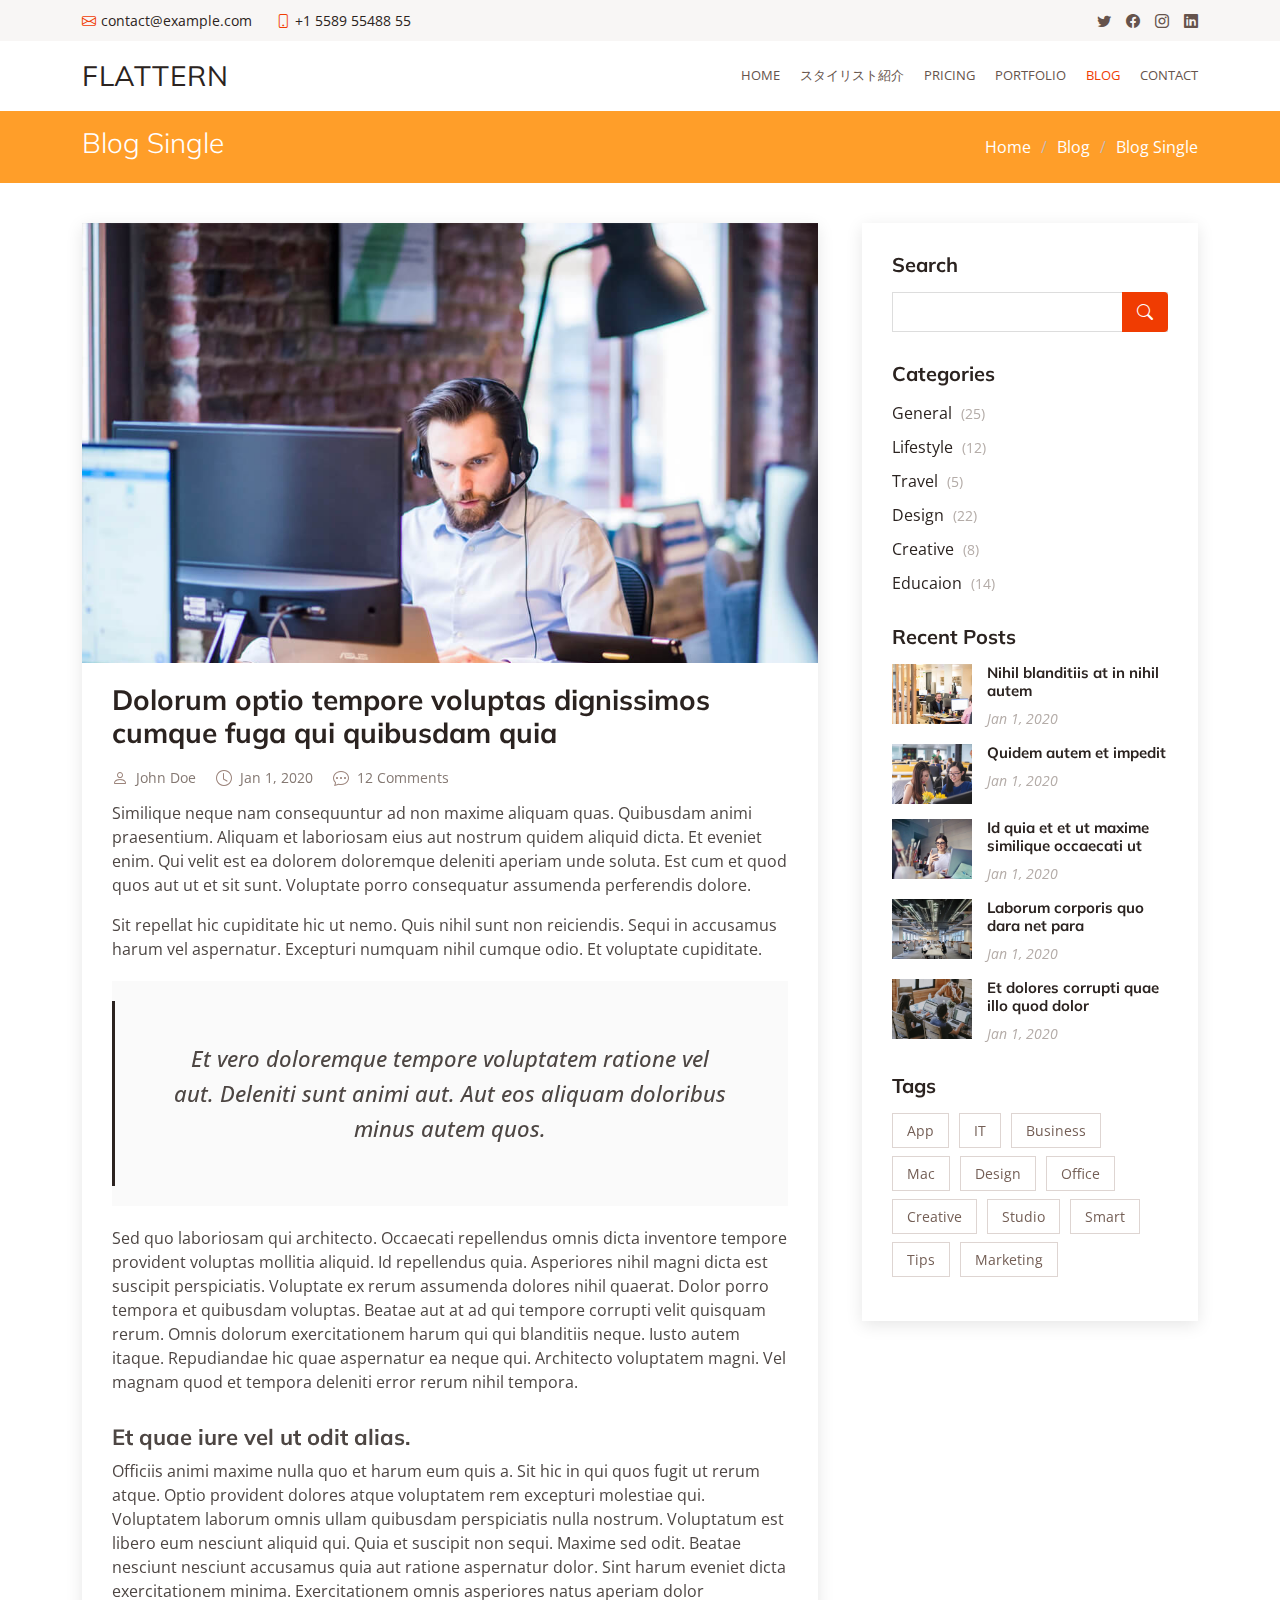
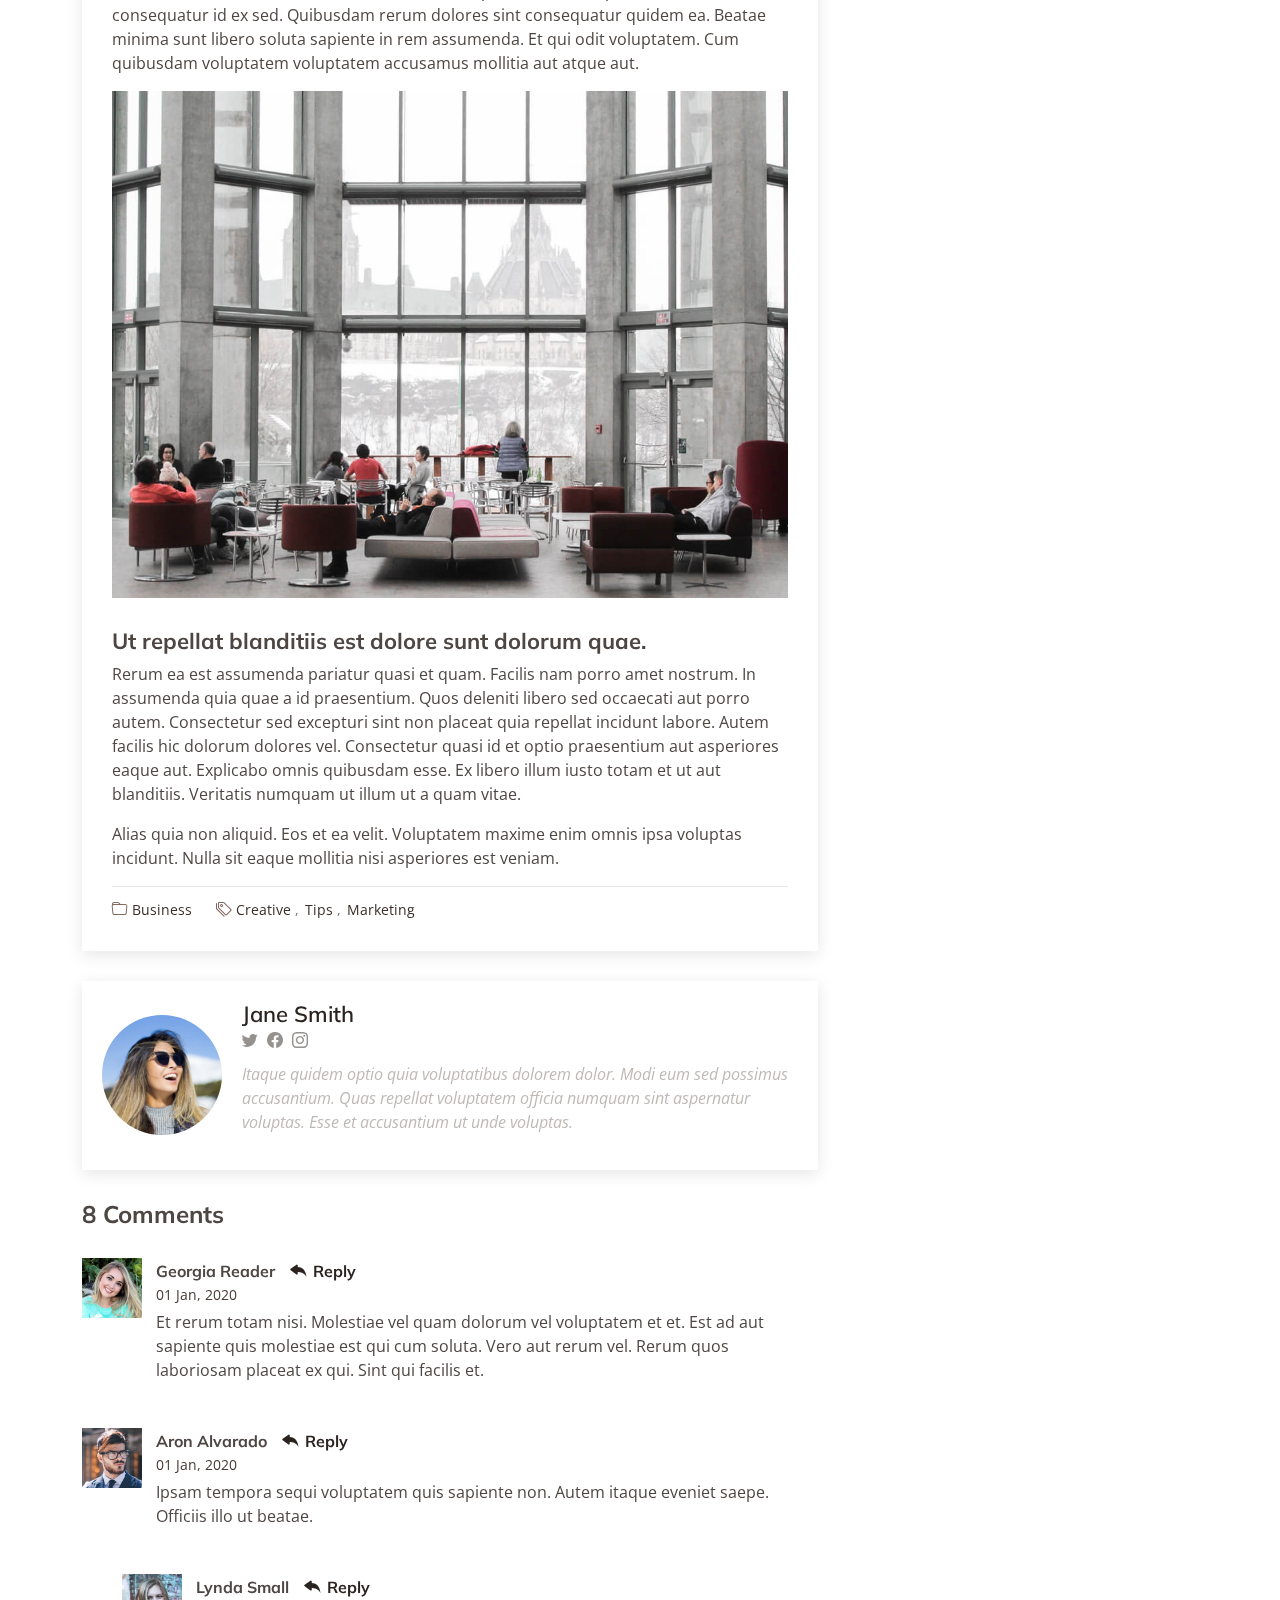
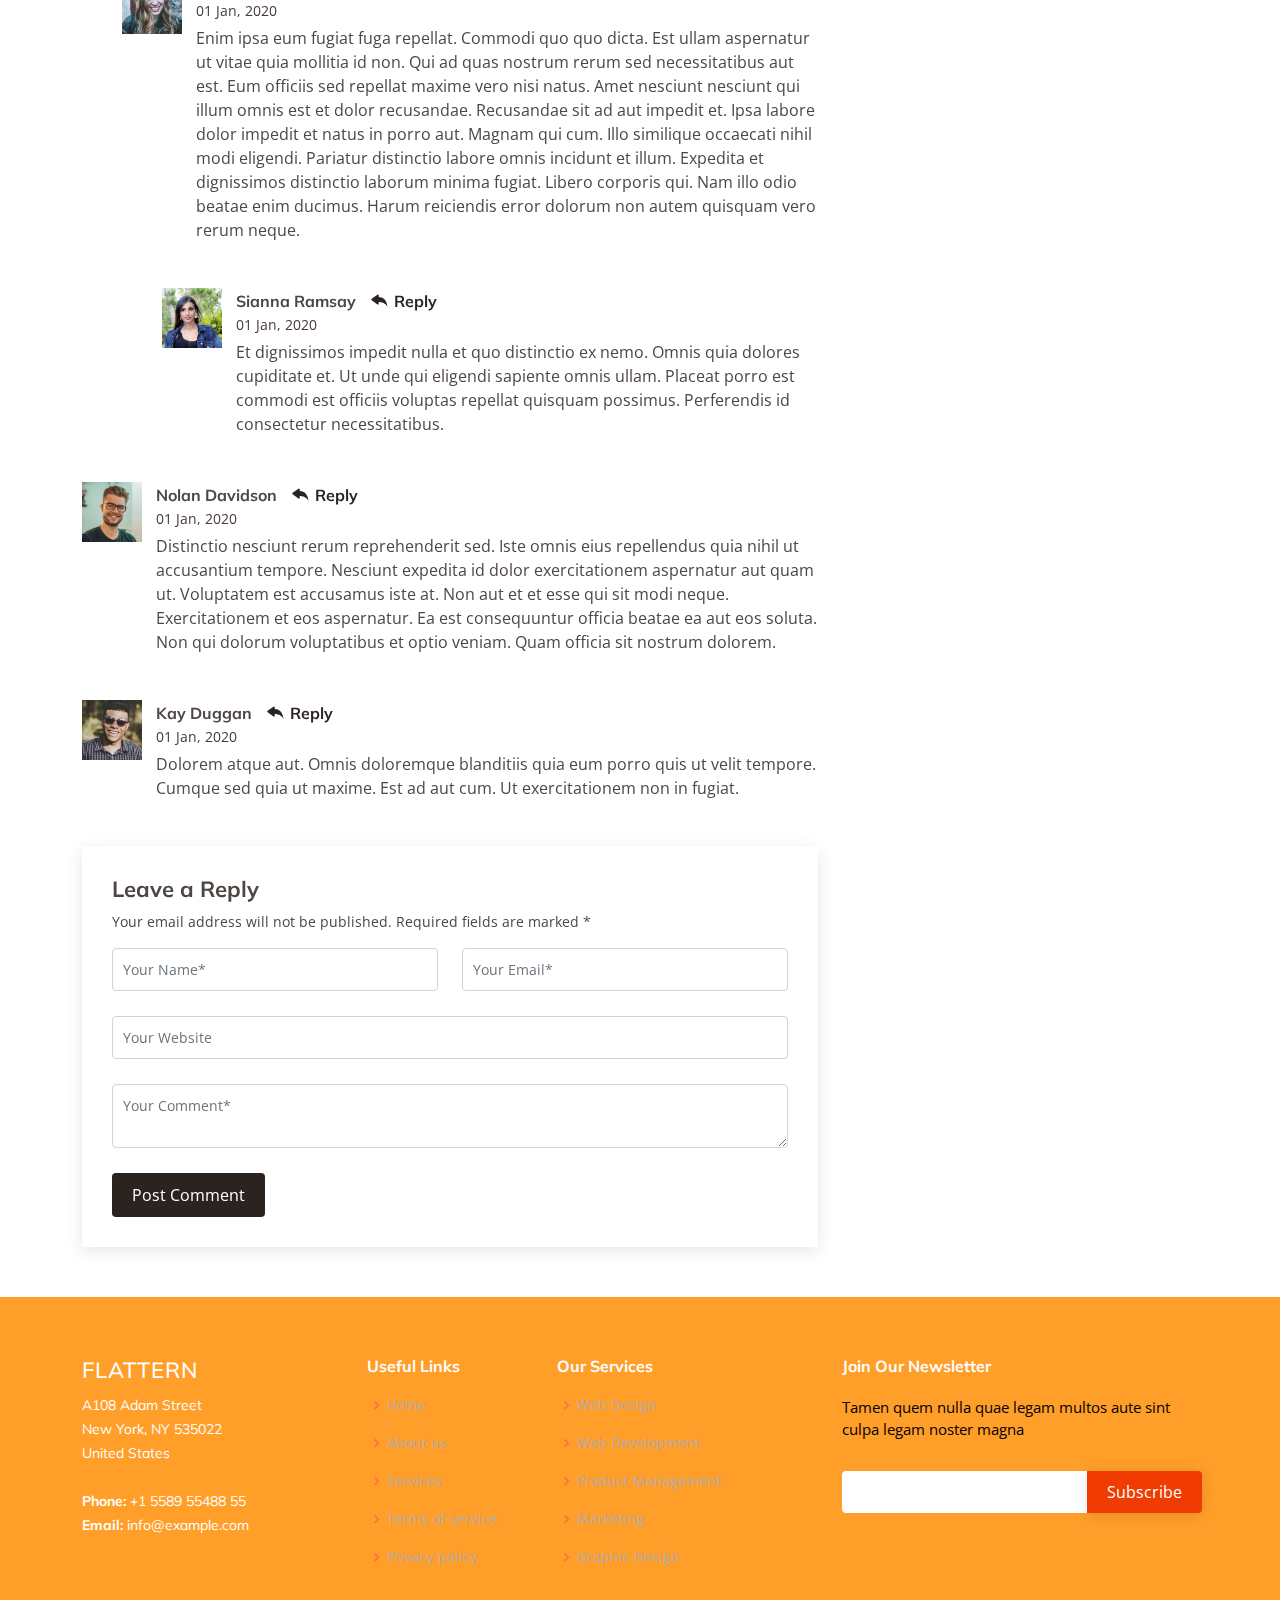
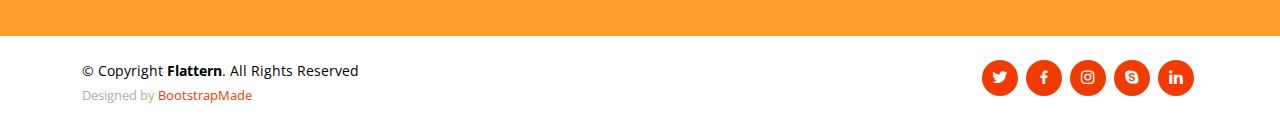
<file: blog-single.html>
<!DOCTYPE html>
<html lang="en">

<head>
  <meta charset="utf-8">
  <meta content="width=device-width, initial-scale=1.0" name="viewport">

  <title>Blog Single - Flattern Bootstrap Template</title>
  <meta content="" name="description">
  <meta content="" name="keywords">

  <!-- Favicons -->
  <link href="assets/img/favicon.png" rel="icon">
  <link href="assets/img/apple-touch-icon.png" rel="apple-touch-icon">

  <!-- Google Fonts -->
  <link
    href="https://fonts.googleapis.com/css?family=Open+Sans:300,300i,400,400i,600,600i,700,700i|Muli:300,300i,400,400i,500,500i,600,600i,700,700i|Poppins:300,300i,400,400i,500,500i,600,600i,700,700i"
    rel="stylesheet">

  <!-- Vendor CSS Files -->
  <link href="assets/vendor/animate.css/animate.min.css" rel="stylesheet">
  <link href="assets/vendor/aos/aos.css" rel="stylesheet">
  <link href="assets/vendor/bootstrap/css/bootstrap.min.css" rel="stylesheet">
  <link href="assets/vendor/bootstrap-icons/bootstrap-icons.css" rel="stylesheet">
  <link href="assets/vendor/boxicons/css/boxicons.min.css" rel="stylesheet">
  <link href="assets/vendor/glightbox/css/glightbox.min.css" rel="stylesheet">
  <link href="assets/vendor/swiper/swiper-bundle.min.css" rel="stylesheet">

  <!-- Template Main CSS File -->
  <link href="assets/css/style.css" rel="stylesheet">

  <!-- =======================================================
  * Template Name: Flattern - v4.7.0
  * Template URL: https://bootstrapmade.com/flattern-multipurpose-bootstrap-template/
  * Author: BootstrapMade.com
  * License: https://bootstrapmade.com/license/
  ======================================================== -->
</head>

<body>

  <!-- ======= Top Bar ======= -->
  <section id="topbar" class="d-flex align-items-center">
    <div class="container d-flex justify-content-center justify-content-md-between">
      <div class="contact-info d-flex align-items-center">
        <i class="bi bi-envelope d-flex align-items-center"><a
            href="mailto:contact@example.com">contact@example.com</a></i>
        <i class="bi bi-phone d-flex align-items-center ms-4"><span>+1 5589 55488 55</span></i>
      </div>
      <div class="social-links d-none d-md-flex align-items-center">
        <a href="#" class="twitter"><i class="bi bi-twitter"></i></a>
        <a href="#" class="facebook"><i class="bi bi-facebook"></i></a>
        <a href="#" class="instagram"><i class="bi bi-instagram"></i></a>
        <a href="#" class="linkedin"><i class="bi bi-linkedin"></i></i></a>
      </div>
    </div>
  </section>

  <!-- ======= Header ======= -->
  <header id="header" class="d-flex align-items-center">
    <div class="container d-flex justify-content-between">

      <div class="logo">
        <h1 class="text-light"><a href="index.html">Flattern</a></h1>
        <!-- Uncomment below if you prefer to use an image logo -->
        <!-- <a href="index.html"><img src="assets/img/logo.png" alt="" class="img-fluid"></a>-->
      </div>

      <nav id="navbar" class="navbar">
        <ul>
          <li><a href="index.html">Home</a></li>
          <li><a href="about.html">スタイリスト紹介</a></li>
          <!-- <li><a href="services.html">Services</a></li> -->
          <!-- <li><a href="testimonials.html">Testimonials</a></li> -->
          <li><a href="pricing.html">Pricing</a></li>
          <li><a href="portfolio.html">Portfolio</a></li>
          <li><a class="active" href="blog.html">Blog</a></li>
          <!-- <li class="dropdown"><a href="#"><span>Drop Down</span> <i class="bi bi-chevron-down"></i></a> -->
          <ul>
            <!-- <li><a href="#">Drop Down 1</a></li>
            <li class="dropdown"><a href="#"><span>Deep Drop Down</span> <i class="bi bi-chevron-right"></i></a>
              <ul>
                <li><a href="#">Deep Drop Down 1</a></li>
                <li><a href="#">Deep Drop Down 2</a></li>
                <li><a href="#">Deep Drop Down 3</a></li>
                <li><a href="#">Deep Drop Down 4</a></li>
                <li><a href="#">Deep Drop Down 5</a></li>
              </ul>
            </li>
            <li><a href="#">Drop Down 2</a></li>
            <li><a href="#">Drop Down 3</a></li>
            <li><a href="#">Drop Down 4</a></li>
          </ul>
          </li> -->
            <li><a href="contact.html">Contact</a></li>
          </ul>
          <i class="bi bi-list mobile-nav-toggle"></i>
      </nav>
      <!-- .navbar -->

    </div>
  </header><!-- End Header -->

  <main id="main">

    <!-- ======= Breadcrumbs ======= -->
    <section id="breadcrumbs" class="breadcrumbs">
      <div class="container">

        <div class="d-flex justify-content-between align-items-center">
          <h2>Blog Single</h2>
          <ol>
            <li><a href="index.html">Home</a></li>
            <li><a href="blog.html">Blog</a></li>
            <li>Blog Single</li>
          </ol>
        </div>

      </div>
    </section><!-- End Breadcrumbs -->

    <!-- ======= Blog Single Section ======= -->
    <section id="blog" class="blog">
      <div class="container" data-aos="fade-up">

        <div class="row">

          <div class="col-lg-8 entries">

            <article class="entry entry-single">

              <div class="entry-img">
                <img src="assets/img/blog/blog-1.jpg" alt="" class="img-fluid">
              </div>

              <h2 class="entry-title">
                <a href="blog-single.html">Dolorum optio tempore voluptas dignissimos cumque fuga qui quibusdam quia</a>
              </h2>

              <div class="entry-meta">
                <ul>
                  <li class="d-flex align-items-center"><i class="bi bi-person"></i> <a href="blog-single.html">John
                      Doe</a></li>
                  <li class="d-flex align-items-center"><i class="bi bi-clock"></i> <a href="blog-single.html"><time
                        datetime="2020-01-01">Jan 1, 2020</time></a></li>
                  <li class="d-flex align-items-center"><i class="bi bi-chat-dots"></i> <a href="blog-single.html">12
                      Comments</a></li>
                </ul>
              </div>

              <div class="entry-content">
                <p>
                  Similique neque nam consequuntur ad non maxime aliquam quas. Quibusdam animi praesentium. Aliquam et
                  laboriosam eius aut nostrum quidem aliquid dicta.
                  Et eveniet enim. Qui velit est ea dolorem doloremque deleniti aperiam unde soluta. Est cum et quod
                  quos aut ut et sit sunt. Voluptate porro consequatur assumenda perferendis dolore.
                </p>

                <p>
                  Sit repellat hic cupiditate hic ut nemo. Quis nihil sunt non reiciendis. Sequi in accusamus harum vel
                  aspernatur. Excepturi numquam nihil cumque odio. Et voluptate cupiditate.
                </p>

                <blockquote>
                  <p>
                    Et vero doloremque tempore voluptatem ratione vel aut. Deleniti sunt animi aut. Aut eos aliquam
                    doloribus minus autem quos.
                  </p>
                </blockquote>

                <p>
                  Sed quo laboriosam qui architecto. Occaecati repellendus omnis dicta inventore tempore provident
                  voluptas mollitia aliquid. Id repellendus quia. Asperiores nihil magni dicta est suscipit
                  perspiciatis. Voluptate ex rerum assumenda dolores nihil quaerat.
                  Dolor porro tempora et quibusdam voluptas. Beatae aut at ad qui tempore corrupti velit quisquam rerum.
                  Omnis dolorum exercitationem harum qui qui blanditiis neque.
                  Iusto autem itaque. Repudiandae hic quae aspernatur ea neque qui. Architecto voluptatem magni. Vel
                  magnam quod et tempora deleniti error rerum nihil tempora.
                </p>

                <h3>Et quae iure vel ut odit alias.</h3>
                <p>
                  Officiis animi maxime nulla quo et harum eum quis a. Sit hic in qui quos fugit ut rerum atque. Optio
                  provident dolores atque voluptatem rem excepturi molestiae qui. Voluptatem laborum omnis ullam
                  quibusdam perspiciatis nulla nostrum. Voluptatum est libero eum nesciunt aliquid qui.
                  Quia et suscipit non sequi. Maxime sed odit. Beatae nesciunt nesciunt accusamus quia aut ratione
                  aspernatur dolor. Sint harum eveniet dicta exercitationem minima. Exercitationem omnis asperiores
                  natus aperiam dolor consequatur id ex sed. Quibusdam rerum dolores sint consequatur quidem ea.
                  Beatae minima sunt libero soluta sapiente in rem assumenda. Et qui odit voluptatem. Cum quibusdam
                  voluptatem voluptatem accusamus mollitia aut atque aut.
                </p>
                <img src="assets/img/blog/blog-inside-post.jpg" class="img-fluid" alt="">

                <h3>Ut repellat blanditiis est dolore sunt dolorum quae.</h3>
                <p>
                  Rerum ea est assumenda pariatur quasi et quam. Facilis nam porro amet nostrum. In assumenda quia quae
                  a id praesentium. Quos deleniti libero sed occaecati aut porro autem. Consectetur sed excepturi sint
                  non placeat quia repellat incidunt labore. Autem facilis hic dolorum dolores vel.
                  Consectetur quasi id et optio praesentium aut asperiores eaque aut. Explicabo omnis quibusdam esse. Ex
                  libero illum iusto totam et ut aut blanditiis. Veritatis numquam ut illum ut a quam vitae.
                </p>
                <p>
                  Alias quia non aliquid. Eos et ea velit. Voluptatem maxime enim omnis ipsa voluptas incidunt. Nulla
                  sit eaque mollitia nisi asperiores est veniam.
                </p>

              </div>

              <div class="entry-footer">
                <i class="bi bi-folder"></i>
                <ul class="cats">
                  <li><a href="#">Business</a></li>
                </ul>

                <i class="bi bi-tags"></i>
                <ul class="tags">
                  <li><a href="#">Creative</a></li>
                  <li><a href="#">Tips</a></li>
                  <li><a href="#">Marketing</a></li>
                </ul>
              </div>

            </article><!-- End blog entry -->

            <div class="blog-author d-flex align-items-center">
              <img src="assets/img/blog/blog-author.jpg" class="rounded-circle float-left" alt="">
              <div>
                <h4>Jane Smith</h4>
                <div class="social-links">
                  <a href="https://twitters.com/#"><i class="bi bi-twitter"></i></a>
                  <a href="https://facebook.com/#"><i class="bi bi-facebook"></i></a>
                  <a href="https://instagram.com/#"><i class="biu bi-instagram"></i></a>
                </div>
                <p>
                  Itaque quidem optio quia voluptatibus dolorem dolor. Modi eum sed possimus accusantium. Quas repellat
                  voluptatem officia numquam sint aspernatur voluptas. Esse et accusantium ut unde voluptas.
                </p>
              </div>
            </div><!-- End blog author bio -->

            <div class="blog-comments">

              <h4 class="comments-count">8 Comments</h4>

              <div id="comment-1" class="comment">
                <div class="d-flex">
                  <div class="comment-img"><img src="assets/img/blog/comments-1.jpg" alt=""></div>
                  <div>
                    <h5><a href="">Georgia Reader</a> <a href="#" class="reply"><i class="bi bi-reply-fill"></i>
                        Reply</a></h5>
                    <time datetime="2020-01-01">01 Jan, 2020</time>
                    <p>
                      Et rerum totam nisi. Molestiae vel quam dolorum vel voluptatem et et. Est ad aut sapiente quis
                      molestiae est qui cum soluta.
                      Vero aut rerum vel. Rerum quos laboriosam placeat ex qui. Sint qui facilis et.
                    </p>
                  </div>
                </div>
              </div><!-- End comment #1 -->

              <div id="comment-2" class="comment">
                <div class="d-flex">
                  <div class="comment-img"><img src="assets/img/blog/comments-2.jpg" alt=""></div>
                  <div>
                    <h5><a href="">Aron Alvarado</a> <a href="#" class="reply"><i class="bi bi-reply-fill"></i>
                        Reply</a></h5>
                    <time datetime="2020-01-01">01 Jan, 2020</time>
                    <p>
                      Ipsam tempora sequi voluptatem quis sapiente non. Autem itaque eveniet saepe. Officiis illo ut
                      beatae.
                    </p>
                  </div>
                </div>

                <div id="comment-reply-1" class="comment comment-reply">
                  <div class="d-flex">
                    <div class="comment-img"><img src="assets/img/blog/comments-3.jpg" alt=""></div>
                    <div>
                      <h5><a href="">Lynda Small</a> <a href="#" class="reply"><i class="bi bi-reply-fill"></i>
                          Reply</a></h5>
                      <time datetime="2020-01-01">01 Jan, 2020</time>
                      <p>
                        Enim ipsa eum fugiat fuga repellat. Commodi quo quo dicta. Est ullam aspernatur ut vitae quia
                        mollitia id non. Qui ad quas nostrum rerum sed necessitatibus aut est. Eum officiis sed repellat
                        maxime vero nisi natus. Amet nesciunt nesciunt qui illum omnis est et dolor recusandae.

                        Recusandae sit ad aut impedit et. Ipsa labore dolor impedit et natus in porro aut. Magnam qui
                        cum. Illo similique occaecati nihil modi eligendi. Pariatur distinctio labore omnis incidunt et
                        illum. Expedita et dignissimos distinctio laborum minima fugiat.

                        Libero corporis qui. Nam illo odio beatae enim ducimus. Harum reiciendis error dolorum non autem
                        quisquam vero rerum neque.
                      </p>
                    </div>
                  </div>

                  <div id="comment-reply-2" class="comment comment-reply">
                    <div class="d-flex">
                      <div class="comment-img"><img src="assets/img/blog/comments-4.jpg" alt=""></div>
                      <div>
                        <h5><a href="">Sianna Ramsay</a> <a href="#" class="reply"><i class="bi bi-reply-fill"></i>
                            Reply</a></h5>
                        <time datetime="2020-01-01">01 Jan, 2020</time>
                        <p>
                          Et dignissimos impedit nulla et quo distinctio ex nemo. Omnis quia dolores cupiditate et. Ut
                          unde qui eligendi sapiente omnis ullam. Placeat porro est commodi est officiis voluptas
                          repellat quisquam possimus. Perferendis id consectetur necessitatibus.
                        </p>
                      </div>
                    </div>

                  </div><!-- End comment reply #2-->

                </div><!-- End comment reply #1-->

              </div><!-- End comment #2-->

              <div id="comment-3" class="comment">
                <div class="d-flex">
                  <div class="comment-img"><img src="assets/img/blog/comments-5.jpg" alt=""></div>
                  <div>
                    <h5><a href="">Nolan Davidson</a> <a href="#" class="reply"><i class="bi bi-reply-fill"></i>
                        Reply</a></h5>
                    <time datetime="2020-01-01">01 Jan, 2020</time>
                    <p>
                      Distinctio nesciunt rerum reprehenderit sed. Iste omnis eius repellendus quia nihil ut accusantium
                      tempore. Nesciunt expedita id dolor exercitationem aspernatur aut quam ut. Voluptatem est
                      accusamus iste at.
                      Non aut et et esse qui sit modi neque. Exercitationem et eos aspernatur. Ea est consequuntur
                      officia beatae ea aut eos soluta. Non qui dolorum voluptatibus et optio veniam. Quam officia sit
                      nostrum dolorem.
                    </p>
                  </div>
                </div>

              </div><!-- End comment #3 -->

              <div id="comment-4" class="comment">
                <div class="d-flex">
                  <div class="comment-img"><img src="assets/img/blog/comments-6.jpg" alt=""></div>
                  <div>
                    <h5><a href="">Kay Duggan</a> <a href="#" class="reply"><i class="bi bi-reply-fill"></i> Reply</a>
                    </h5>
                    <time datetime="2020-01-01">01 Jan, 2020</time>
                    <p>
                      Dolorem atque aut. Omnis doloremque blanditiis quia eum porro quis ut velit tempore. Cumque sed
                      quia ut maxime. Est ad aut cum. Ut exercitationem non in fugiat.
                    </p>
                  </div>
                </div>

              </div><!-- End comment #4 -->

              <div class="reply-form">
                <h4>Leave a Reply</h4>
                <p>Your email address will not be published. Required fields are marked * </p>
                <form action="">
                  <div class="row">
                    <div class="col-md-6 form-group">
                      <input name="name" type="text" class="form-control" placeholder="Your Name*">
                    </div>
                    <div class="col-md-6 form-group">
                      <input name="email" type="text" class="form-control" placeholder="Your Email*">
                    </div>
                  </div>
                  <div class="row">
                    <div class="col form-group">
                      <input name="website" type="text" class="form-control" placeholder="Your Website">
                    </div>
                  </div>
                  <div class="row">
                    <div class="col form-group">
                      <textarea name="comment" class="form-control" placeholder="Your Comment*"></textarea>
                    </div>
                  </div>
                  <button type="submit" class="btn btn-primary">Post Comment</button>

                </form>

              </div>

            </div><!-- End blog comments -->

          </div><!-- End blog entries list -->

          <div class="col-lg-4">

            <div class="sidebar">

              <h3 class="sidebar-title">Search</h3>
              <div class="sidebar-item search-form">
                <form action="">
                  <input type="text">
                  <button type="submit"><i class="bi bi-search"></i></button>
                </form>
              </div><!-- End sidebar search formn-->

              <h3 class="sidebar-title">Categories</h3>
              <div class="sidebar-item categories">
                <ul>
                  <li><a href="#">General <span>(25)</span></a></li>
                  <li><a href="#">Lifestyle <span>(12)</span></a></li>
                  <li><a href="#">Travel <span>(5)</span></a></li>
                  <li><a href="#">Design <span>(22)</span></a></li>
                  <li><a href="#">Creative <span>(8)</span></a></li>
                  <li><a href="#">Educaion <span>(14)</span></a></li>
                </ul>
              </div><!-- End sidebar categories-->

              <h3 class="sidebar-title">Recent Posts</h3>
              <div class="sidebar-item recent-posts">
                <div class="post-item clearfix">
                  <img src="assets/img/blog/blog-recent-1.jpg" alt="">
                  <h4><a href="blog-single.html">Nihil blanditiis at in nihil autem</a></h4>
                  <time datetime="2020-01-01">Jan 1, 2020</time>
                </div>

                <div class="post-item clearfix">
                  <img src="assets/img/blog/blog-recent-2.jpg" alt="">
                  <h4><a href="blog-single.html">Quidem autem et impedit</a></h4>
                  <time datetime="2020-01-01">Jan 1, 2020</time>
                </div>

                <div class="post-item clearfix">
                  <img src="assets/img/blog/blog-recent-3.jpg" alt="">
                  <h4><a href="blog-single.html">Id quia et et ut maxime similique occaecati ut</a></h4>
                  <time datetime="2020-01-01">Jan 1, 2020</time>
                </div>

                <div class="post-item clearfix">
                  <img src="assets/img/blog/blog-recent-4.jpg" alt="">
                  <h4><a href="blog-single.html">Laborum corporis quo dara net para</a></h4>
                  <time datetime="2020-01-01">Jan 1, 2020</time>
                </div>

                <div class="post-item clearfix">
                  <img src="assets/img/blog/blog-recent-5.jpg" alt="">
                  <h4><a href="blog-single.html">Et dolores corrupti quae illo quod dolor</a></h4>
                  <time datetime="2020-01-01">Jan 1, 2020</time>
                </div>

              </div><!-- End sidebar recent posts-->

              <h3 class="sidebar-title">Tags</h3>
              <div class="sidebar-item tags">
                <ul>
                  <li><a href="#">App</a></li>
                  <li><a href="#">IT</a></li>
                  <li><a href="#">Business</a></li>
                  <li><a href="#">Mac</a></li>
                  <li><a href="#">Design</a></li>
                  <li><a href="#">Office</a></li>
                  <li><a href="#">Creative</a></li>
                  <li><a href="#">Studio</a></li>
                  <li><a href="#">Smart</a></li>
                  <li><a href="#">Tips</a></li>
                  <li><a href="#">Marketing</a></li>
                </ul>
              </div><!-- End sidebar tags-->

            </div><!-- End sidebar -->

          </div><!-- End blog sidebar -->

        </div>

      </div>
    </section><!-- End Blog Single Section -->

  </main><!-- End #main -->

  <!-- ======= Footer ======= -->
  <footer id="footer">

    <div class="footer-top">
      <div class="container">
        <div class="row">

          <div class="col-lg-3 col-md-6 footer-contact">
            <h3>Flattern</h3>
            <p>
              A108 Adam Street <br>
              New York, NY 535022<br>
              United States <br><br>
              <strong>Phone:</strong> +1 5589 55488 55<br>
              <strong>Email:</strong> info@example.com<br>
            </p>
          </div>

          <div class="col-lg-2 col-md-6 footer-links">
            <h4>Useful Links</h4>
            <ul>
              <li><i class="bx bx-chevron-right"></i> <a href="#">Home</a></li>
              <li><i class="bx bx-chevron-right"></i> <a href="#">About us</a></li>
              <li><i class="bx bx-chevron-right"></i> <a href="#">Services</a></li>
              <li><i class="bx bx-chevron-right"></i> <a href="#">Terms of service</a></li>
              <li><i class="bx bx-chevron-right"></i> <a href="#">Privacy policy</a></li>
            </ul>
          </div>

          <div class="col-lg-3 col-md-6 footer-links">
            <h4>Our Services</h4>
            <ul>
              <li><i class="bx bx-chevron-right"></i> <a href="#">Web Design</a></li>
              <li><i class="bx bx-chevron-right"></i> <a href="#">Web Development</a></li>
              <li><i class="bx bx-chevron-right"></i> <a href="#">Product Management</a></li>
              <li><i class="bx bx-chevron-right"></i> <a href="#">Marketing</a></li>
              <li><i class="bx bx-chevron-right"></i> <a href="#">Graphic Design</a></li>
            </ul>
          </div>

          <div class="col-lg-4 col-md-6 footer-newsletter">
            <h4>Join Our Newsletter</h4>
            <p>Tamen quem nulla quae legam multos aute sint culpa legam noster magna</p>
            <form action="" method="post">
              <input type="email" name="email"><input type="submit" value="Subscribe">
            </form>
          </div>

        </div>
      </div>
    </div>

    <div class="container d-md-flex py-4">

      <div class="me-md-auto text-center text-md-start">
        <div class="copyright">
          &copy; Copyright <strong><span>Flattern</span></strong>. All Rights Reserved
        </div>
        <div class="credits">
          <!-- All the links in the footer should remain intact. -->
          <!-- You can delete the links only if you purchased the pro version. -->
          <!-- Licensing information: https://bootstrapmade.com/license/ -->
          <!-- Purchase the pro version with working PHP/AJAX contact form: https://bootstrapmade.com/flattern-multipurpose-bootstrap-template/ -->
          Designed by <a href="https://bootstrapmade.com/">BootstrapMade</a>
        </div>
      </div>
      <div class="social-links text-center text-md-right pt-3 pt-md-0">
        <a href="#" class="twitter"><i class="bx bxl-twitter"></i></a>
        <a href="#" class="facebook"><i class="bx bxl-facebook"></i></a>
        <a href="#" class="instagram"><i class="bx bxl-instagram"></i></a>
        <a href="#" class="google-plus"><i class="bx bxl-skype"></i></a>
        <a href="#" class="linkedin"><i class="bx bxl-linkedin"></i></a>
      </div>
    </div>
  </footer><!-- End Footer -->

  <a href="#" class="back-to-top d-flex align-items-center justify-content-center"><i
      class="bi bi-arrow-up-short"></i></a>

  <!-- Vendor JS Files -->
  <script src="assets/vendor/aos/aos.js"></script>
  <script src="assets/vendor/bootstrap/js/bootstrap.bundle.min.js"></script>
  <script src="assets/vendor/glightbox/js/glightbox.min.js"></script>
  <script src="assets/vendor/isotope-layout/isotope.pkgd.min.js"></script>
  <script src="assets/vendor/swiper/swiper-bundle.min.js"></script>
  <script src="assets/vendor/waypoints/noframework.waypoints.js"></script>
  <script src="assets/vendor/php-email-form/validate.js"></script>

  <!-- Template Main JS File -->
  <script src="assets/js/main.js"></script>

</body>

</html>
</file>
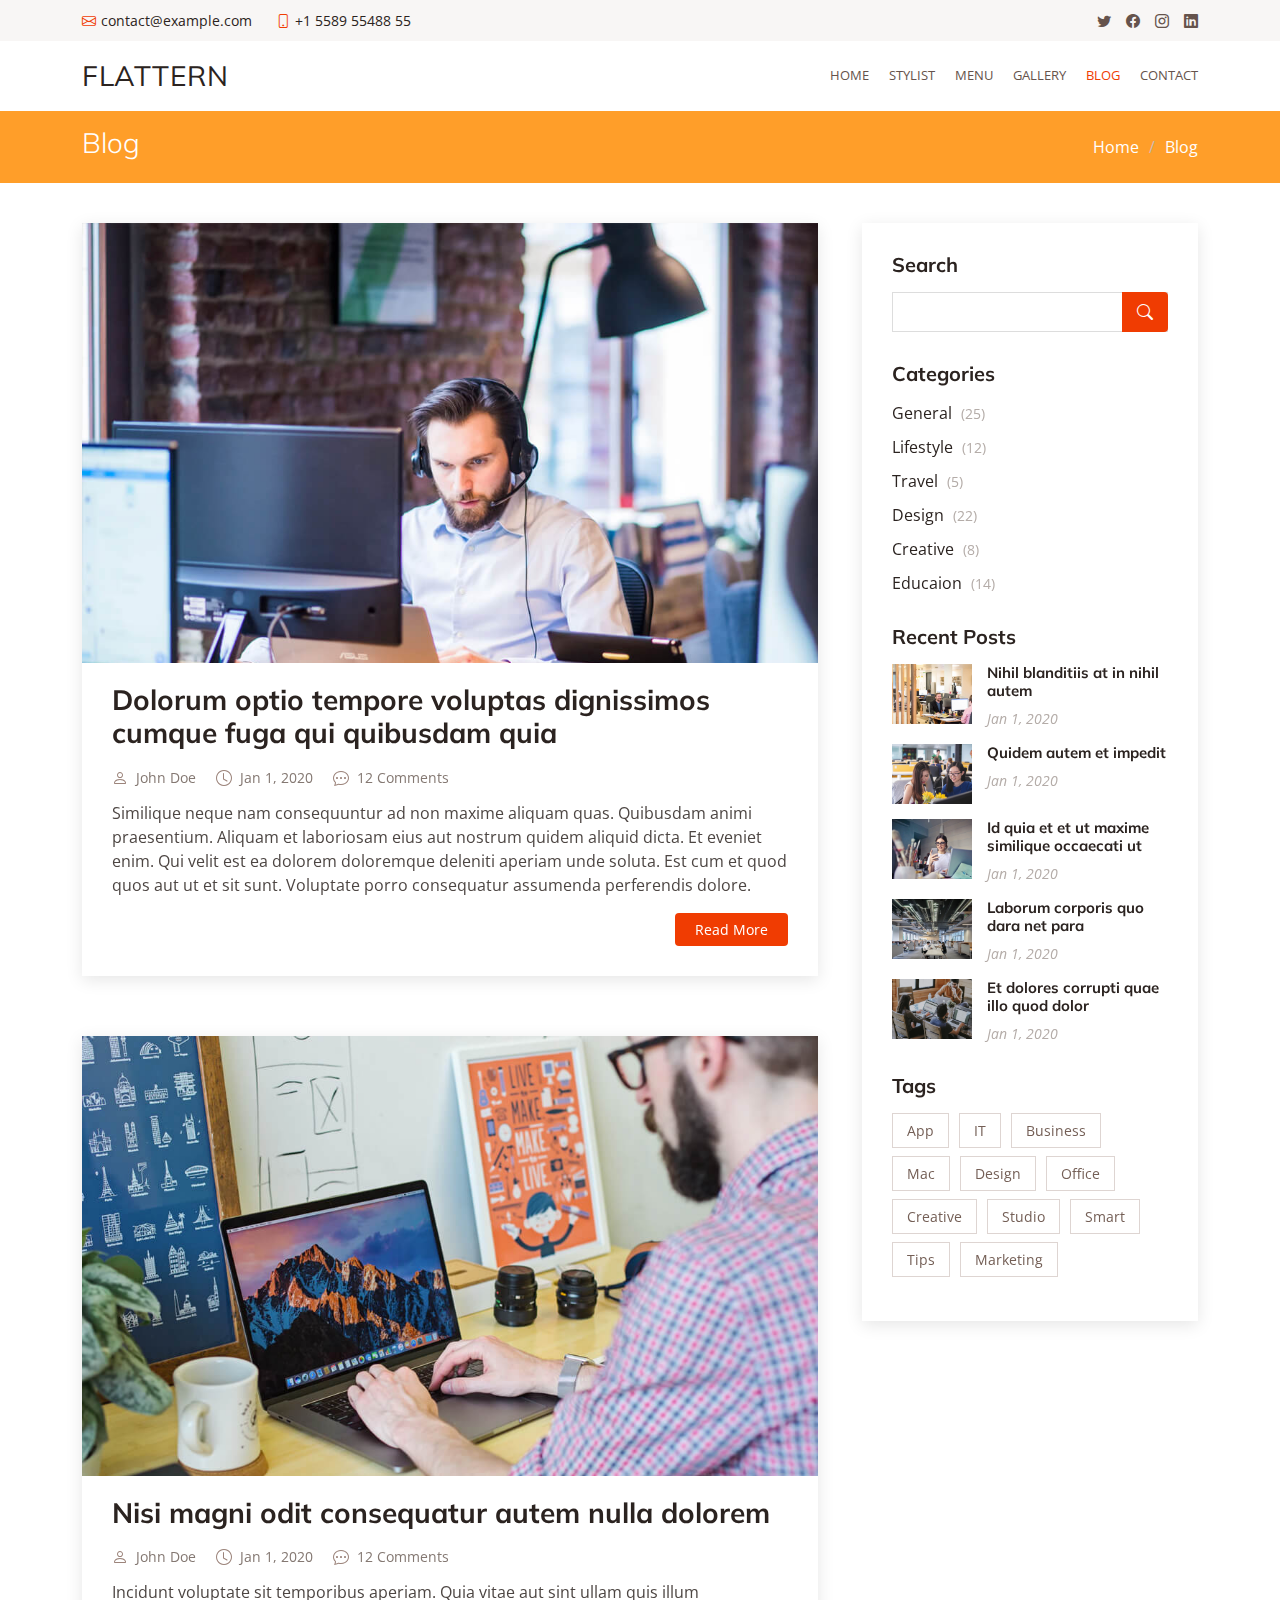
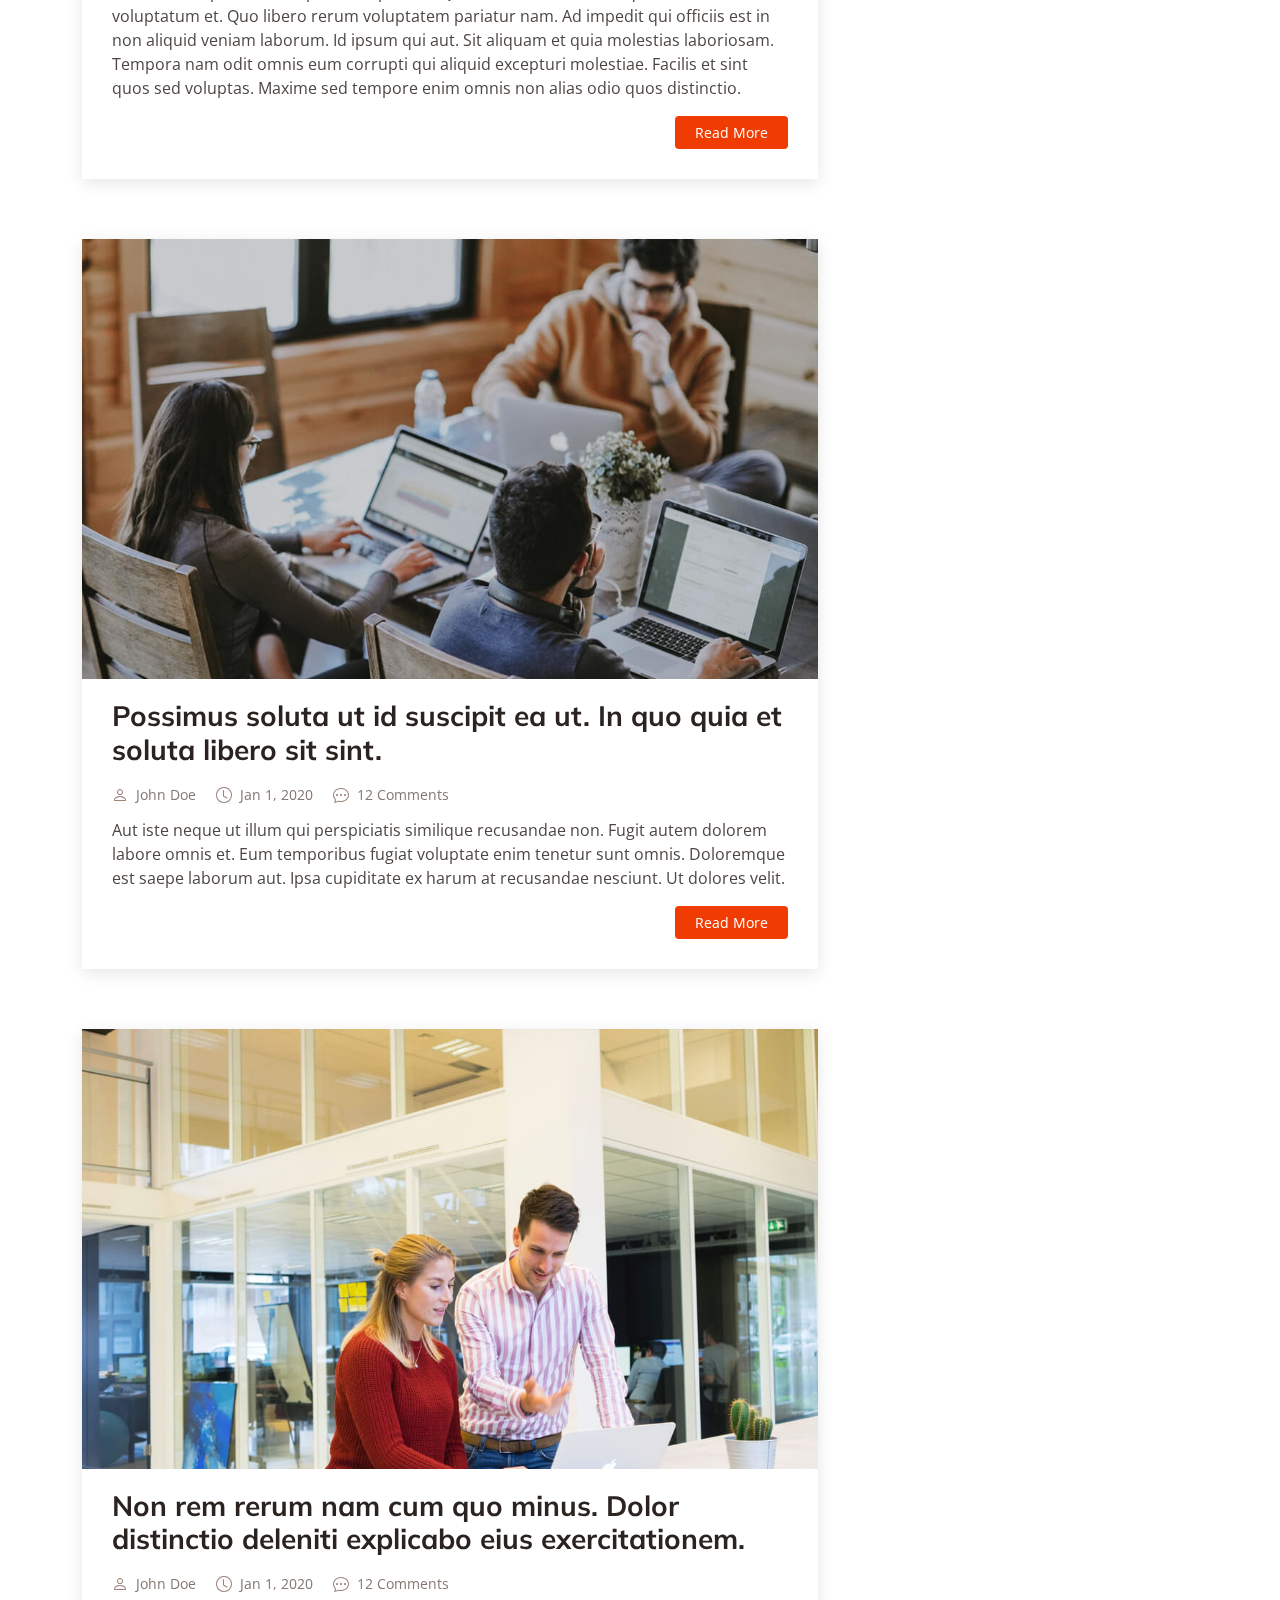
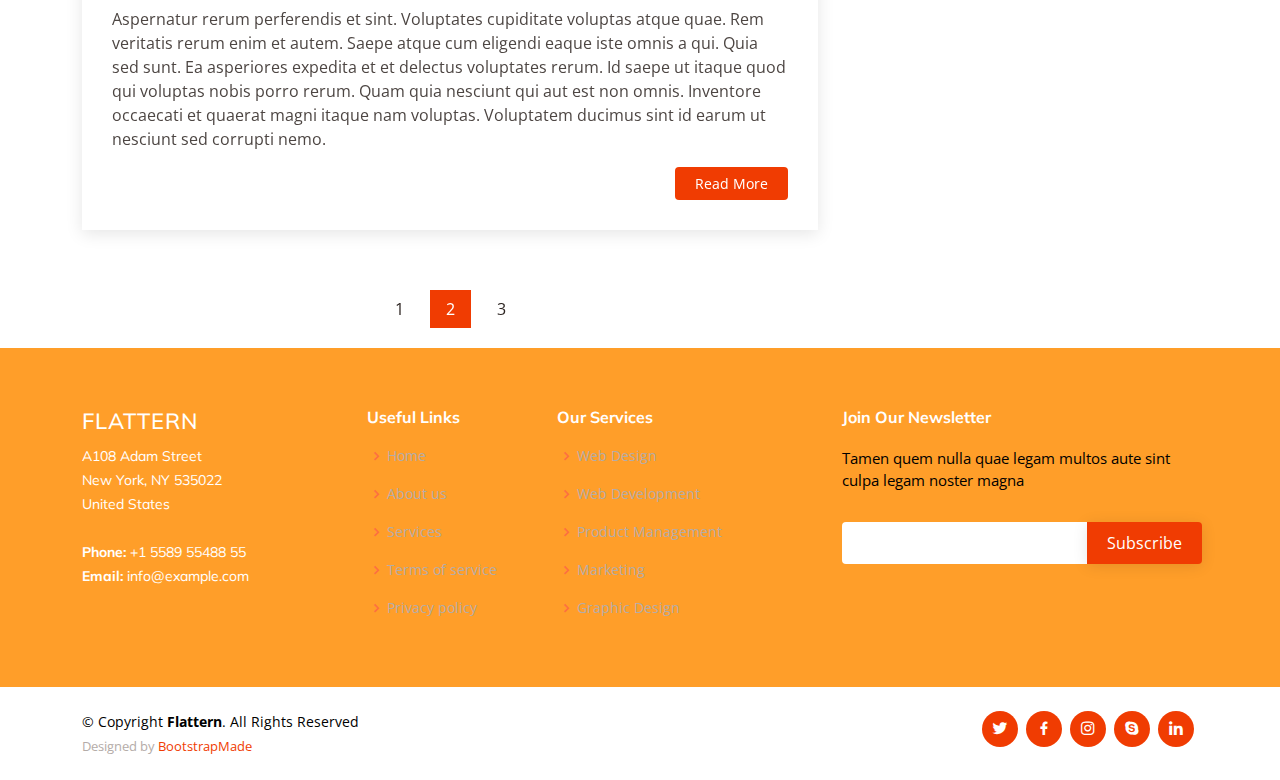
<file: blog.html>
<!DOCTYPE html>
<html lang="en">

<head>
  <meta charset="utf-8">
  <meta content="width=device-width, initial-scale=1.0" name="viewport">

  <title>Blog - Flattern Bootstrap Template</title>
  <meta content="" name="description">
  <meta content="" name="keywords">

  <!-- Favicons -->
  <link href="assets/img/favicon.png" rel="icon">
  <link href="assets/img/apple-touch-icon.png" rel="apple-touch-icon">

  <!-- Google Fonts -->
  <link
    href="https://fonts.googleapis.com/css?family=Open+Sans:300,300i,400,400i,600,600i,700,700i|Muli:300,300i,400,400i,500,500i,600,600i,700,700i|Poppins:300,300i,400,400i,500,500i,600,600i,700,700i"
    rel="stylesheet">

  <!-- Vendor CSS Files -->
  <link href="assets/vendor/animate.css/animate.min.css" rel="stylesheet">
  <link href="assets/vendor/aos/aos.css" rel="stylesheet">
  <link href="assets/vendor/bootstrap/css/bootstrap.min.css" rel="stylesheet">
  <link href="assets/vendor/bootstrap-icons/bootstrap-icons.css" rel="stylesheet">
  <link href="assets/vendor/boxicons/css/boxicons.min.css" rel="stylesheet">
  <link href="assets/vendor/glightbox/css/glightbox.min.css" rel="stylesheet">
  <link href="assets/vendor/swiper/swiper-bundle.min.css" rel="stylesheet">

  <!-- Template Main CSS File -->
  <link href="assets/css/style.css" rel="stylesheet">

  <!-- =======================================================
  * Template Name: Flattern - v4.7.0
  * Template URL: https://bootstrapmade.com/flattern-multipurpose-bootstrap-template/
  * Author: BootstrapMade.com
  * License: https://bootstrapmade.com/license/
  ======================================================== -->
</head>

<body>

  <!-- ======= Top Bar ======= -->
  <section id="topbar" class="d-flex align-items-center">
    <div class="container d-flex justify-content-center justify-content-md-between">
      <div class="contact-info d-flex align-items-center">
        <i class="bi bi-envelope d-flex align-items-center"><a
            href="mailto:contact@example.com">contact@example.com</a></i>
        <i class="bi bi-phone d-flex align-items-center ms-4"><span>+1 5589 55488 55</span></i>
      </div>
      <div class="social-links d-none d-md-flex align-items-center">
        <a href="#" class="twitter"><i class="bi bi-twitter"></i></a>
        <a href="#" class="facebook"><i class="bi bi-facebook"></i></a>
        <a href="#" class="instagram"><i class="bi bi-instagram"></i></a>
        <a href="#" class="linkedin"><i class="bi bi-linkedin"></i></i></a>
      </div>
    </div>
  </section>

  <!-- ======= Header ======= -->
  <header id="header" class="d-flex align-items-center">
    <div class="container d-flex justify-content-between">

      <div class="logo">
        <h1 class="text-light"><a href="index.html">Flattern</a></h1>
        <!-- Uncomment below if you prefer to use an image logo -->
        <!-- <a href="index.html"><img src="assets/img/logo.png" alt="" class="img-fluid"></a>-->
      </div>

      <nav id="navbar" class="navbar">
        <ul>
          <li><a href="index.html">Home</a></li>
          <li><a href="about.html">STYLIST</a></li>
          <!-- <li><a href="services.html">Services</a></li> -->
          <!-- <li><a href="testimonials.html">Testimonials</a></li> -->
          <li><a href="pricing.html">MENU</a></li>
          <li><a href="portfolio.html">GALLERY</a></li>
          <li><a class="active" href="blog.html">BLOG</a></li>
          <!-- <li class="dropdown"><a href="#"><span>Drop Down</span> <i class="bi bi-chevron-down"></i></a> -->
          <ul>
            <!-- <li><a href="#">Drop Down 1</a></li>
            <li class="dropdown"><a href="#"><span>Deep Drop Down</span> <i class="bi bi-chevron-right"></i></a>
              <ul>
                <li><a href="#">Deep Drop Down 1</a></li>
                <li><a href="#">Deep Drop Down 2</a></li>
                <li><a href="#">Deep Drop Down 3</a></li>
                <li><a href="#">Deep Drop Down 4</a></li>
                <li><a href="#">Deep Drop Down 5</a></li>
              </ul>
            </li>
            <li><a href="#">Drop Down 2</a></li>
            <li><a href="#">Drop Down 3</a></li>
            <li><a href="#">Drop Down 4</a></li>
          </ul>
          </li> -->
            <li><a href="contact.html">Contact</a></li>
          </ul>
          <i class="bi bi-list mobile-nav-toggle"></i>
      </nav>

    </div>
  </header><!-- End Header -->

  <main id="main">

    <!-- ======= Breadcrumbs ======= -->
    <section id="breadcrumbs" class="breadcrumbs">
      <div class="container">

        <div class="d-flex justify-content-between align-items-center">
          <h2>Blog</h2>
          <ol>
            <li><a href="index.html">Home</a></li>
            <li>Blog</li>
          </ol>
        </div>

      </div>
    </section><!-- End Breadcrumbs -->

    <!-- ======= Blog Section ======= -->
    <section id="blog" class="blog">
      <div class="container" data-aos="fade-up">

        <div class="row">

          <div class="col-lg-8 entries">

            <article class="entry">

              <div class="entry-img">
                <img src="assets/img/blog/blog-1.jpg" alt="" class="img-fluid">
              </div>

              <h2 class="entry-title">
                <a href="blog-single.html">Dolorum optio tempore voluptas dignissimos cumque fuga qui quibusdam quia</a>
              </h2>

              <div class="entry-meta">
                <ul>
                  <li class="d-flex align-items-center"><i class="bi bi-person"></i> <a href="blog-single.html">John
                      Doe</a></li>
                  <li class="d-flex align-items-center"><i class="bi bi-clock"></i> <a href="blog-single.html"><time
                        datetime="2020-01-01">Jan 1, 2020</time></a></li>
                  <li class="d-flex align-items-center"><i class="bi bi-chat-dots"></i> <a href="blog-single.html">12
                      Comments</a></li>
                </ul>
              </div>

              <div class="entry-content">
                <p>
                  Similique neque nam consequuntur ad non maxime aliquam quas. Quibusdam animi praesentium. Aliquam et
                  laboriosam eius aut nostrum quidem aliquid dicta.
                  Et eveniet enim. Qui velit est ea dolorem doloremque deleniti aperiam unde soluta. Est cum et quod
                  quos aut ut et sit sunt. Voluptate porro consequatur assumenda perferendis dolore.
                </p>
                <div class="read-more">
                  <a href="blog-single.html">Read More</a>
                </div>
              </div>

            </article><!-- End blog entry -->

            <article class="entry">

              <div class="entry-img">
                <img src="assets/img/blog/blog-2.jpg" alt="" class="img-fluid">
              </div>

              <h2 class="entry-title">
                <a href="blog-single.html">Nisi magni odit consequatur autem nulla dolorem</a>
              </h2>

              <div class="entry-meta">
                <ul>
                  <li class="d-flex align-items-center"><i class="bi bi-person"></i> <a href="blog-single.html">John
                      Doe</a></li>
                  <li class="d-flex align-items-center"><i class="bi bi-clock"></i> <a href="blog-single.html"><time
                        datetime="2020-01-01">Jan 1, 2020</time></a></li>
                  <li class="d-flex align-items-center"><i class="bi bi-chat-dots"></i> <a href="blog-single.html">12
                      Comments</a></li>
                </ul>
              </div>

              <div class="entry-content">
                <p>
                  Incidunt voluptate sit temporibus aperiam. Quia vitae aut sint ullam quis illum voluptatum et. Quo
                  libero rerum voluptatem pariatur nam.
                  Ad impedit qui officiis est in non aliquid veniam laborum. Id ipsum qui aut. Sit aliquam et quia
                  molestias laboriosam. Tempora nam odit omnis eum corrupti qui aliquid excepturi molestiae. Facilis et
                  sint quos sed voluptas. Maxime sed tempore enim omnis non alias odio quos distinctio.
                </p>
                <div class="read-more">
                  <a href="blog-single.html">Read More</a>
                </div>
              </div>

            </article><!-- End blog entry -->

            <article class="entry">

              <div class="entry-img">
                <img src="assets/img/blog/blog-3.jpg" alt="" class="img-fluid">
              </div>

              <h2 class="entry-title">
                <a href="blog-single.html">Possimus soluta ut id suscipit ea ut. In quo quia et soluta libero sit
                  sint.</a>
              </h2>

              <div class="entry-meta">
                <ul>
                  <li class="d-flex align-items-center"><i class="bi bi-person"></i> <a href="blog-single.html">John
                      Doe</a></li>
                  <li class="d-flex align-items-center"><i class="bi bi-clock"></i> <a href="blog-single.html"><time
                        datetime="2020-01-01">Jan 1, 2020</time></a></li>
                  <li class="d-flex align-items-center"><i class="bi bi-chat-dots"></i> <a href="blog-single.html">12
                      Comments</a></li>
                </ul>
              </div>

              <div class="entry-content">
                <p>
                  Aut iste neque ut illum qui perspiciatis similique recusandae non. Fugit autem dolorem labore omnis
                  et. Eum temporibus fugiat voluptate enim tenetur sunt omnis.
                  Doloremque est saepe laborum aut. Ipsa cupiditate ex harum at recusandae nesciunt. Ut dolores velit.
                </p>
                <div class="read-more">
                  <a href="blog-single.html">Read More</a>
                </div>
              </div>

            </article><!-- End blog entry -->

            <article class="entry">

              <div class="entry-img">
                <img src="assets/img/blog/blog-4.jpg" alt="" class="img-fluid">
              </div>

              <h2 class="entry-title">
                <a href="blog-single.html">Non rem rerum nam cum quo minus. Dolor distinctio deleniti explicabo eius
                  exercitationem.</a>
              </h2>

              <div class="entry-meta">
                <ul>
                  <li class="d-flex align-items-center"><i class="bi bi-person"></i> <a href="blog-single.html">John
                      Doe</a></li>
                  <li class="d-flex align-items-center"><i class="bi bi-clock"></i> <a href="blog-single.html"><time
                        datetime="2020-01-01">Jan 1, 2020</time></a></li>
                  <li class="d-flex align-items-center"><i class="bi bi-chat-dots"></i> <a href="blog-single.html">12
                      Comments</a></li>
                </ul>
              </div>

              <div class="entry-content">
                <p>
                  Aspernatur rerum perferendis et sint. Voluptates cupiditate voluptas atque quae. Rem veritatis rerum
                  enim et autem. Saepe atque cum eligendi eaque iste omnis a qui.
                  Quia sed sunt. Ea asperiores expedita et et delectus voluptates rerum. Id saepe ut itaque quod qui
                  voluptas nobis porro rerum. Quam quia nesciunt qui aut est non omnis. Inventore occaecati et quaerat
                  magni itaque nam voluptas. Voluptatem ducimus sint id earum ut nesciunt sed corrupti nemo.
                </p>
                <div class="read-more">
                  <a href="blog-single.html">Read More</a>
                </div>
              </div>

            </article><!-- End blog entry -->

            <div class="blog-pagination">
              <ul class="justify-content-center">
                <li><a href="#">1</a></li>
                <li class="active"><a href="#">2</a></li>
                <li><a href="#">3</a></li>
              </ul>
            </div>

          </div><!-- End blog entries list -->

          <div class="col-lg-4">

            <div class="sidebar">

              <h3 class="sidebar-title">Search</h3>
              <div class="sidebar-item search-form">
                <form action="">
                  <input type="text">
                  <button type="submit"><i class="bi bi-search"></i></button>
                </form>
              </div><!-- End sidebar search formn-->

              <h3 class="sidebar-title">Categories</h3>
              <div class="sidebar-item categories">
                <ul>
                  <li><a href="#">General <span>(25)</span></a></li>
                  <li><a href="#">Lifestyle <span>(12)</span></a></li>
                  <li><a href="#">Travel <span>(5)</span></a></li>
                  <li><a href="#">Design <span>(22)</span></a></li>
                  <li><a href="#">Creative <span>(8)</span></a></li>
                  <li><a href="#">Educaion <span>(14)</span></a></li>
                </ul>
              </div><!-- End sidebar categories-->

              <h3 class="sidebar-title">Recent Posts</h3>
              <div class="sidebar-item recent-posts">
                <div class="post-item clearfix">
                  <img src="assets/img/blog/blog-recent-1.jpg" alt="">
                  <h4><a href="blog-single.html">Nihil blanditiis at in nihil autem</a></h4>
                  <time datetime="2020-01-01">Jan 1, 2020</time>
                </div>

                <div class="post-item clearfix">
                  <img src="assets/img/blog/blog-recent-2.jpg" alt="">
                  <h4><a href="blog-single.html">Quidem autem et impedit</a></h4>
                  <time datetime="2020-01-01">Jan 1, 2020</time>
                </div>

                <div class="post-item clearfix">
                  <img src="assets/img/blog/blog-recent-3.jpg" alt="">
                  <h4><a href="blog-single.html">Id quia et et ut maxime similique occaecati ut</a></h4>
                  <time datetime="2020-01-01">Jan 1, 2020</time>
                </div>

                <div class="post-item clearfix">
                  <img src="assets/img/blog/blog-recent-4.jpg" alt="">
                  <h4><a href="blog-single.html">Laborum corporis quo dara net para</a></h4>
                  <time datetime="2020-01-01">Jan 1, 2020</time>
                </div>

                <div class="post-item clearfix">
                  <img src="assets/img/blog/blog-recent-5.jpg" alt="">
                  <h4><a href="blog-single.html">Et dolores corrupti quae illo quod dolor</a></h4>
                  <time datetime="2020-01-01">Jan 1, 2020</time>
                </div>

              </div><!-- End sidebar recent posts-->

              <h3 class="sidebar-title">Tags</h3>
              <div class="sidebar-item tags">
                <ul>
                  <li><a href="#">App</a></li>
                  <li><a href="#">IT</a></li>
                  <li><a href="#">Business</a></li>
                  <li><a href="#">Mac</a></li>
                  <li><a href="#">Design</a></li>
                  <li><a href="#">Office</a></li>
                  <li><a href="#">Creative</a></li>
                  <li><a href="#">Studio</a></li>
                  <li><a href="#">Smart</a></li>
                  <li><a href="#">Tips</a></li>
                  <li><a href="#">Marketing</a></li>
                </ul>
              </div><!-- End sidebar tags-->

            </div><!-- End sidebar -->

          </div><!-- End blog sidebar -->

        </div>

      </div>
    </section><!-- End Blog Section -->

  </main><!-- End #main -->

  <!-- ======= Footer ======= -->
  <footer id="footer">

    <div class="footer-top">
      <div class="container">
        <div class="row">

          <div class="col-lg-3 col-md-6 footer-contact">
            <h3>Flattern</h3>
            <p>
              A108 Adam Street <br>
              New York, NY 535022<br>
              United States <br><br>
              <strong>Phone:</strong> +1 5589 55488 55<br>
              <strong>Email:</strong> info@example.com<br>
            </p>
          </div>

          <div class="col-lg-2 col-md-6 footer-links">
            <h4>Useful Links</h4>
            <ul>
              <li><i class="bx bx-chevron-right"></i> <a href="#">Home</a></li>
              <li><i class="bx bx-chevron-right"></i> <a href="#">About us</a></li>
              <li><i class="bx bx-chevron-right"></i> <a href="#">Services</a></li>
              <li><i class="bx bx-chevron-right"></i> <a href="#">Terms of service</a></li>
              <li><i class="bx bx-chevron-right"></i> <a href="#">Privacy policy</a></li>
            </ul>
          </div>

          <div class="col-lg-3 col-md-6 footer-links">
            <h4>Our Services</h4>
            <ul>
              <li><i class="bx bx-chevron-right"></i> <a href="#">Web Design</a></li>
              <li><i class="bx bx-chevron-right"></i> <a href="#">Web Development</a></li>
              <li><i class="bx bx-chevron-right"></i> <a href="#">Product Management</a></li>
              <li><i class="bx bx-chevron-right"></i> <a href="#">Marketing</a></li>
              <li><i class="bx bx-chevron-right"></i> <a href="#">Graphic Design</a></li>
            </ul>
          </div>

          <div class="col-lg-4 col-md-6 footer-newsletter">
            <h4>Join Our Newsletter</h4>
            <p>Tamen quem nulla quae legam multos aute sint culpa legam noster magna</p>
            <form action="" method="post">
              <input type="email" name="email"><input type="submit" value="Subscribe">
            </form>
          </div>

        </div>
      </div>
    </div>

    <div class="container d-md-flex py-4">

      <div class="me-md-auto text-center text-md-start">
        <div class="copyright">
          &copy; Copyright <strong><span>Flattern</span></strong>. All Rights Reserved
        </div>
        <div class="credits">
          <!-- All the links in the footer should remain intact. -->
          <!-- You can delete the links only if you purchased the pro version. -->
          <!-- Licensing information: https://bootstrapmade.com/license/ -->
          <!-- Purchase the pro version with working PHP/AJAX contact form: https://bootstrapmade.com/flattern-multipurpose-bootstrap-template/ -->
          Designed by <a href="https://bootstrapmade.com/">BootstrapMade</a>
        </div>
      </div>
      <div class="social-links text-center text-md-right pt-3 pt-md-0">
        <a href="#" class="twitter"><i class="bx bxl-twitter"></i></a>
        <a href="#" class="facebook"><i class="bx bxl-facebook"></i></a>
        <a href="#" class="instagram"><i class="bx bxl-instagram"></i></a>
        <a href="#" class="google-plus"><i class="bx bxl-skype"></i></a>
        <a href="#" class="linkedin"><i class="bx bxl-linkedin"></i></a>
      </div>
    </div>
  </footer><!-- End Footer -->

  <a href="#" class="back-to-top d-flex align-items-center justify-content-center"><i
      class="bi bi-arrow-up-short"></i></a>

  <!-- Vendor JS Files -->
  <script src="assets/vendor/aos/aos.js"></script>
  <script src="assets/vendor/bootstrap/js/bootstrap.bundle.min.js"></script>
  <script src="assets/vendor/glightbox/js/glightbox.min.js"></script>
  <script src="assets/vendor/isotope-layout/isotope.pkgd.min.js"></script>
  <script src="assets/vendor/swiper/swiper-bundle.min.js"></script>
  <script src="assets/vendor/waypoints/noframework.waypoints.js"></script>
  <script src="assets/vendor/php-email-form/validate.js"></script>

  <!-- Template Main JS File -->
  <script src="assets/js/main.js"></script>

</body>

</html>
</file>
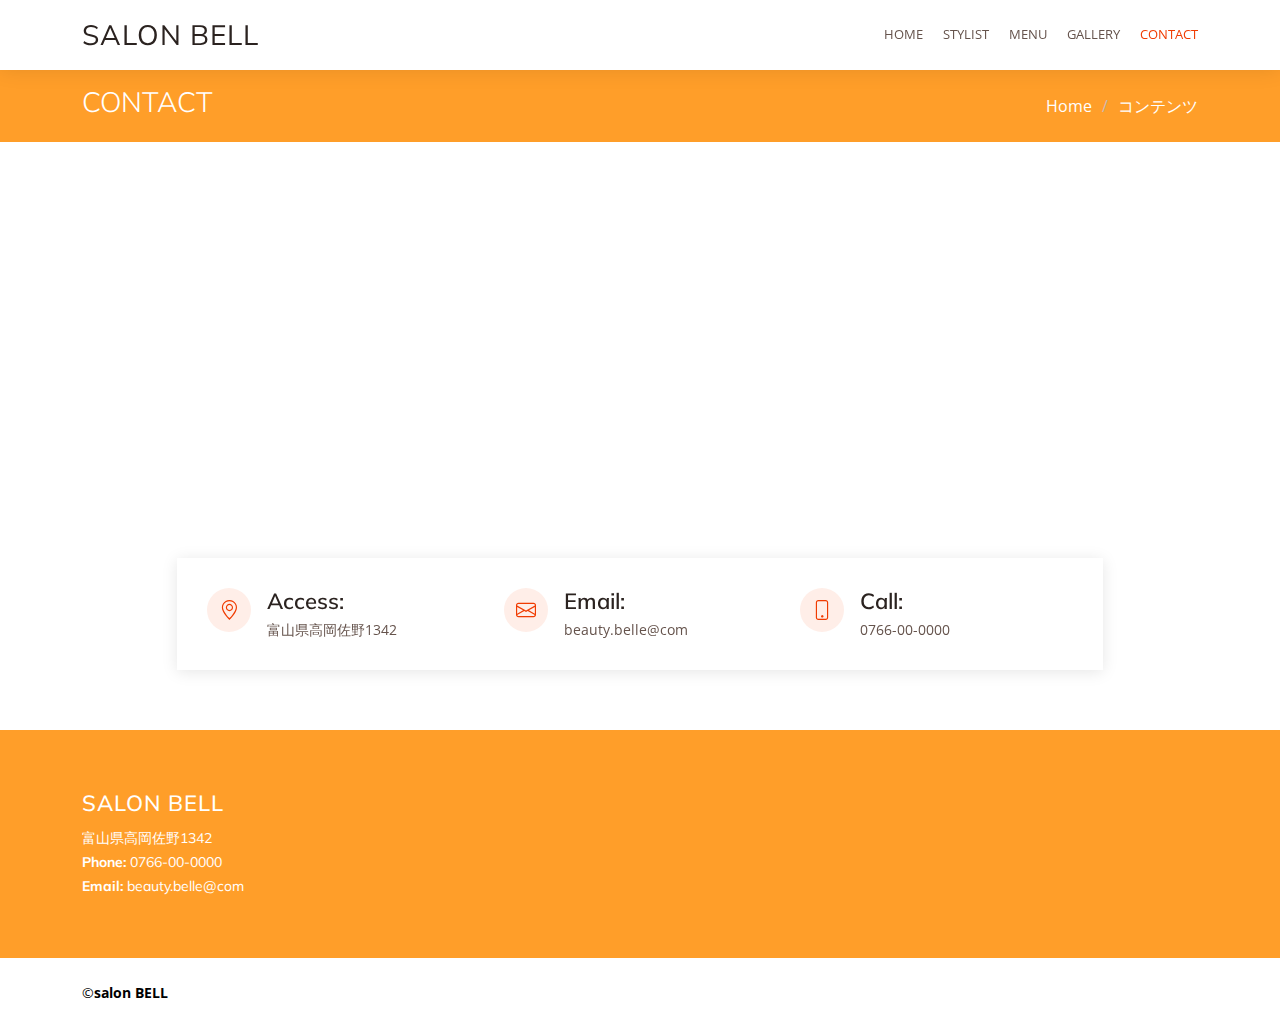
<file: contact.html>
<!DOCTYPE html>
<html lang="jp">

<head>
  <meta charset="utf-8">
  <meta content="width=device-width, initial-scale=1.0" name="viewport">

  <title>Contact - salon BELL</title>
  <meta content="" name="description">
  <meta content="" name="keywords">

  <!-- Favicons -->
  <link href="assets/img/favicon.png" rel="icon">
  <link href="assets/img/apple-touch-icon.png" rel="apple-touch-icon">

  <!-- Google Fonts -->
  <link
    href="https://fonts.googleapis.com/css?family=Open+Sans:300,300i,400,400i,600,600i,700,700i|Muli:300,300i,400,400i,500,500i,600,600i,700,700i|Poppins:300,300i,400,400i,500,500i,600,600i,700,700i"
    rel="stylesheet">

  <!-- Vendor CSS Files -->
  <link href="assets/vendor/animate.css/animate.min.css" rel="stylesheet">
  <link href="assets/vendor/aos/aos.css" rel="stylesheet">
  <link href="assets/vendor/bootstrap/css/bootstrap.min.css" rel="stylesheet">
  <link href="assets/vendor/bootstrap-icons/bootstrap-icons.css" rel="stylesheet">
  <link href="assets/vendor/boxicons/css/boxicons.min.css" rel="stylesheet">
  <link href="assets/vendor/glightbox/css/glightbox.min.css" rel="stylesheet">
  <link href="assets/vendor/swiper/swiper-bundle.min.css" rel="stylesheet">

  <!-- Template Main CSS File -->
  <link href="assets/css/style.css" rel="stylesheet">

  <!-- =======================================================
  * Template Name: Flattern - v4.7.0
  * Template URL: https://bootstrapmade.com/flattern-multipurpose-bootstrap-template/
  * Author: BootstrapMade.com
  * License: https://bootstrapmade.com/license/
  ======================================================== -->
</head>

<body>

  <!-- ======= Top Bar ======= -->
  <!-- <section id="topbar" class="d-flex align-items-center">
    <div class="container d-flex justify-content-center justify-content-md-between">
      <div class="contact-info d-flex align-items-center">
        <i class="bi bi-envelope d-flex align-items-center"><a
            href="mailto:contact@example.com">contact@example.com</a></i>
        <i class="bi bi-phone d-flex align-items-center ms-4"><span>+1 5589 55488 55</span></i>
      </div>
      <div class="social-links d-none d-md-flex align-items-center">
        <a href="#" class="twitter"><i class="bi bi-twitter"></i></a>
        <a href="#" class="facebook"><i class="bi bi-facebook"></i></a>
        <a href="#" class="instagram"><i class="bi bi-instagram"></i></a>
        <a href="#" class="linkedin"><i class="bi bi-linkedin"></i></i></a>
      </div>
    </div>
  </section> -->

  <!-- ======= Header ======= -->
  <header id="header" class="d-flex align-items-center">
    <div class="container d-flex justify-content-between">

      <div class="logo">
        <h1 class="text-light"><a href="index.html">salon BELL</a></h1>
        <!-- Uncomment below if you prefer to use an image logo -->
        <!-- <a href="index.html"><img src="assets/img/logo.png" alt="" class="img-fluid"></a>-->
      </div>

      <nav id="navbar" class="navbar">
        <ul>
          <li><a href="index.html">Home</a></li>
          <li><a href="about.html">STYLIST</a></li>
          <!-- <li><a href="services.html">Services</a></li> -->
          <!-- <li><a href="testimonials.html">Testimonials</a></li> -->
          <li><a href="pricing.html">MENU</a></li>
          <li><a href="portfolio.html">GALLERY</a></li>
          <!-- <li><a href="blog.html">BLOG</a></li> -->
          <!-- <li class="dropdown"><a href="#"><span>Drop Down</span> <i class="bi bi-chevron-down"></i></a> -->
          <ul>
            <!-- <li><a href="#">Drop Down 1</a></li>
            <li class="dropdown"><a href="#"><span>Deep Drop Down</span> <i class="bi bi-chevron-right"></i></a>
              <ul>
                <li><a href="#">Deep Drop Down 1</a></li>
                <li><a href="#">Deep Drop Down 2</a></li>
                <li><a href="#">Deep Drop Down 3</a></li>
                <li><a href="#">Deep Drop Down 4</a></li>
                <li><a href="#">Deep Drop Down 5</a></li>
              </ul>
            </li>
            <li><a href="#">Drop Down 2</a></li>
            <li><a href="#">Drop Down 3</a></li>
            <li><a href="#">Drop Down 4</a></li>
          </ul>
          </li> -->
            <li><a class="active" href="contact.html">Contact</a></li>
          </ul>
          <i class="bi bi-list mobile-nav-toggle"></i>
      </nav><!-- .navbar -->

    </div>
  </header><!-- End Header -->

  <main id="main">

    <!-- ======= Breadcrumbs ======= -->
    <section id="breadcrumbs" class="breadcrumbs">
      <div class="container">

        <div class="d-flex justify-content-between align-items-center">
          <h2>CONTACT</h2>
          <ol>
            <li><a href="index.html">Home</a></li>
            <li>コンテンツ</li>
          </ol>
        </div>

      </div>
    </section><!-- End Breadcrumbs -->

    <!-- ======= Contact Section ======= -->
    <div class="map-section">
      <iframe style="border:0; width: 100%; height: 350px;"
        src=https://www.google.com/maps/embed?pb=!1m18!1m12!1m3!1d3197.896046106958!2d136.99716311492844!3d36.72505777996404!2m3!1f0!2f0!3f0!3m2!1i1024!2i768!4f13.1!3m3!1m2!1s0x5ff782f85d620c73%3A0x65fecb3d77ecc696!2z44CSOTMzLTA4MjYg5a-M5bGx55yM6auY5bKh5biC5L2Q6YeO77yR77yT77yU77yS!5e0!3m2!1sja!2sjp!4v1650876799891!5m2!1sja!2sjp"
        frameborder="0" allowfullscreen></iframe>
    </div>

    <section id="contact" class="contact">
      <div class="container">

        <div class="row justify-content-center" data-aos="fade-up">

          <div class="col-lg-10">

            <div class="info-wrap">
              <div class="row">
                <div class="col-lg-4 info">
                  <i class="bi bi-geo-alt"></i>
                  <h4>Access:</h4>
                  <p>富山県高岡佐野1342</p>
                </div>

                <div class="col-lg-4 info mt-4 mt-lg-0">
                  <i class="bi bi-envelope"></i>
                  <h4>Email:</h4>
                  <p>beauty.belle@com</p>
                </div>

                <div class="col-lg-4 info mt-4 mt-lg-0">
                  <i class="bi bi-phone"></i>
                  <h4>Call:</h4>
                  <p>0766-00-0000</p>
                </div>
              </div>
            </div>

          </div>

        </div>

        <!-- <div class="row mt-5 justify-content-center" data-aos="fade-up">
          <div class="col-lg-10">
            <form action="forms/contact.php" method="post" role="form" class="php-email-form">
              <div class="row">
                <div class="col-md-6 form-group">
                  <input type="text" name="name" class="form-control" id="name" placeholder="Your Name" required>
                </div>
                <div class="col-md-6 form-group mt-3 mt-md-0">
                  <input type="email" class="form-control" name="email" id="email" placeholder="Your Email" required>
                </div>
              </div>
              <div class="form-group mt-3">
                <input type="text" class="form-control" name="subject" id="subject" placeholder="Subject" required>
              </div>
              <div class="form-group mt-3">
                <textarea class="form-control" name="message" rows="5" placeholder="Message" required></textarea>
              </div>
              <div class="my-3">
                <div class="loading">Loading</div>
                <div class="error-message"></div>
                <div class="sent-message">Your message has been sent. Thank you!</div>
              </div>
              <div class="text-center"><button type="submit">Send Message</button></div>
            </form>
          </div>

        </div>

      </div> -->
    </section><!-- End Contact Section -->

  </main><!-- End #main -->

  <!-- ======= Footer ======= -->
  <footer id="footer">

    <div class="footer-top">
      <div class="container">
        <div class="row">

          <div class="col-lg-3 col-md-6 footer-contact">
            <h3>salon BELL</h3>
            <p>
              富山県高岡佐野1342 <br>

              <strong>Phone:</strong> 0766-00-0000<br>
              <strong>Email:</strong> beauty.belle@com<br>
            </p>
          </div>

          <!-- <div class="col-lg-2 col-md-6 footer-links">
            <h4>Useful Links</h4>
            <ul>
              <li><i class="bx bx-chevron-right"></i> <a href="#">Home</a></li>
              <li><i class="bx bx-chevron-right"></i> <a href="#">About us</a></li>
              <li><i class="bx bx-chevron-right"></i> <a href="#">Services</a></li>
              <li><i class="bx bx-chevron-right"></i> <a href="#">Terms of service</a></li>
              <li><i class="bx bx-chevron-right"></i> <a href="#">Privacy policy</a></li>
            </ul>
          </div>

          <div class="col-lg-3 col-md-6 footer-links">
            <h4>Our Services</h4>
            <ul>
              <li><i class="bx bx-chevron-right"></i> <a href="#">Web Design</a></li>
              <li><i class="bx bx-chevron-right"></i> <a href="#">Web Development</a></li>
              <li><i class="bx bx-chevron-right"></i> <a href="#">Product Management</a></li>
              <li><i class="bx bx-chevron-right"></i> <a href="#">Marketing</a></li>
              <li><i class="bx bx-chevron-right"></i> <a href="#">Graphic Design</a></li>
            </ul>
          </div>

          <div class="col-lg-4 col-md-6 footer-newsletter">
            <h4>Join Our Newsletter</h4>
            <p>Tamen quem nulla quae legam multos aute sint culpa legam noster magna</p>
            <form action="" method="post">
              <input type="email" name="email"><input type="submit" value="Subscribe">
            </form>
          </div> -->

        </div>
      </div>
    </div>

    <div class="container d-md-flex py-4">

      <div class="me-md-auto text-center text-md-start">
        <div class="copyright ">
          &copy;<strong><span>salon BELL</span></strong>
        </div>
        <!-- <div class="credits">
          <!-- All the links in the footer should remain intact. -->
        <!-- You can delete the links only if you purchased the pro version. -->
        <!-- Licensing information: https://bootstrapmade.com/license/ -->
        <!-- Purchase the pro version with working PHP/AJAX contact form: https://bootstrapmade.com/flattern-multipurpose-bootstrap-template/
        Designed by <a href="https://bootstrapmade.com/">BootstrapMade</a>
      </div>
    </div>
    <div class="social-links text-center text-md-right pt-3 pt-md-0">
      <a href="#" class="twitter"><i class="bx bxl-twitter"></i></a>
      <a href="#" class="facebook"><i class="bx bxl-facebook"></i></a>
      <a href="#" class="instagram"><i class="bx bxl-instagram"></i></a>
      <a href="#" class="google-plus"><i class="bx bxl-skype"></i></a>
      <a href="#" class="linkedin"><i class="bx bxl-linkedin"></i></a>
    </div>
    </div>-->
  </footer><!-- End Footer -->

  <a href="#" class="back-to-top d-flex align-items-center justify-content-center"><i
      class="bi bi-arrow-up-short"></i></a>

  <!-- Vendor JS Files -->
  <script src="assets/vendor/aos/aos.js"></script>
  <script src="assets/vendor/bootstrap/js/bootstrap.bundle.min.js"></script>
  <script src="assets/vendor/glightbox/js/glightbox.min.js"></script>
  <script src="assets/vendor/isotope-layout/isotope.pkgd.min.js"></script>
  <script src="assets/vendor/swiper/swiper-bundle.min.js"></script>
  <script src="assets/vendor/waypoints/noframework.waypoints.js"></script>
  <script src="assets/vendor/php-email-form/validate.js"></script>

  <!-- Template Main JS File -->
  <script src="assets/js/main.js"></script>

</body>

</html>
</file>
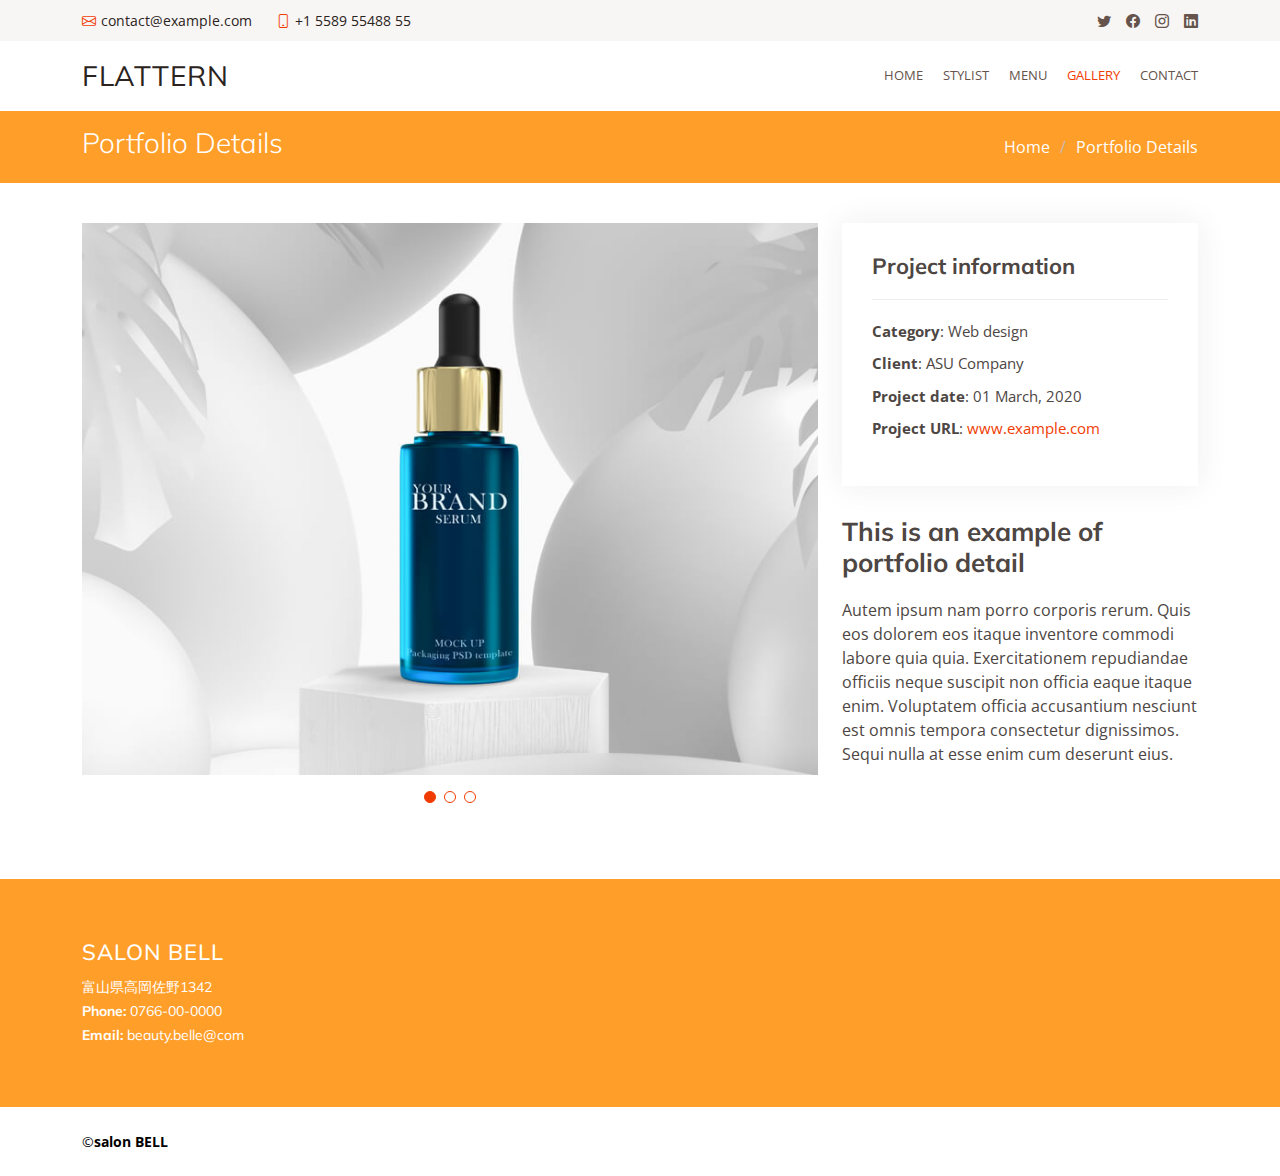
<file: portfolio-details.html>
<!DOCTYPE html>
<html lang="jp">

<head>
  <meta charset="utf-8">
  <meta content="width=device-width, initial-scale=1.0" name="viewport">

  <title>Portfolio Details - Flattern Bootstrap Template</title>
  <meta content="" name="description">
  <meta content="" name="keywords">

  <!-- Favicons -->
  <link href="assets/img/favicon.png" rel="icon">
  <link href="assets/img/apple-touch-icon.png" rel="apple-touch-icon">

  <!-- Google Fonts -->
  <link
    href="https://fonts.googleapis.com/css?family=Open+Sans:300,300i,400,400i,600,600i,700,700i|Muli:300,300i,400,400i,500,500i,600,600i,700,700i|Poppins:300,300i,400,400i,500,500i,600,600i,700,700i"
    rel="stylesheet">

  <!-- Vendor CSS Files -->
  <link href="assets/vendor/animate.css/animate.min.css" rel="stylesheet">
  <link href="assets/vendor/aos/aos.css" rel="stylesheet">
  <link href="assets/vendor/bootstrap/css/bootstrap.min.css" rel="stylesheet">
  <link href="assets/vendor/bootstrap-icons/bootstrap-icons.css" rel="stylesheet">
  <link href="assets/vendor/boxicons/css/boxicons.min.css" rel="stylesheet">
  <link href="assets/vendor/glightbox/css/glightbox.min.css" rel="stylesheet">
  <link href="assets/vendor/swiper/swiper-bundle.min.css" rel="stylesheet">

  <!-- Template Main CSS File -->
  <link href="assets/css/style.css" rel="stylesheet">

  <!-- =======================================================
  * Template Name: Flattern - v4.7.0
  * Template URL: https://bootstrapmade.com/flattern-multipurpose-bootstrap-template/
  * Author: BootstrapMade.com
  * License: https://bootstrapmade.com/license/
  ======================================================== -->
</head>

<body>

  <!-- ======= Top Bar ======= -->
  <section id="topbar" class="d-flex align-items-center">
    <div class="container d-flex justify-content-center justify-content-md-between">
      <div class="contact-info d-flex align-items-center">
        <i class="bi bi-envelope d-flex align-items-center"><a
            href="mailto:contact@example.com">contact@example.com</a></i>
        <i class="bi bi-phone d-flex align-items-center ms-4"><span>+1 5589 55488 55</span></i>
      </div>
      <div class="social-links d-none d-md-flex align-items-center">
        <a href="#" class="twitter"><i class="bi bi-twitter"></i></a>
        <a href="#" class="facebook"><i class="bi bi-facebook"></i></a>
        <a href="#" class="instagram"><i class="bi bi-instagram"></i></a>
        <a href="#" class="linkedin"><i class="bi bi-linkedin"></i></i></a>
      </div>
    </div>
  </section>

  <!-- ======= Header ======= -->
  <header id="header" class="d-flex align-items-center">
    <div class="container d-flex justify-content-between">

      <div class="logo">
        <h1 class="text-light"><a href="index.html">Flattern</a></h1>
        <!-- Uncomment below if you prefer to use an image logo -->
        <!-- <a href="index.html"><img src="assets/img/logo.png" alt="" class="img-fluid"></a>-->
      </div>

      <nav id="navbar" class="navbar">
        <ul>
          <li><a href="index.html">Home</a></li>
          <li><a href="about.html">STYLIST</a></li>
          <!-- <li><a href="services.html">Services</a></li> -->
          <!-- <li><a href="testimonials.html">Testimonials</a></li> -->
          <li><a href="pricing.html">MENU</a></li>
          <li><a class="active" href="portfolio.html">GALLERY</a></li>
          <!-- <li><a href="blog.html">BLOG</a></li> -->
          <!-- <li class="dropdown"><a href="#"><span>Drop Down</span> <i class="bi bi-chevron-down"></i></a> -->
          <ul>
            <!-- <li><a href="#">Drop Down 1</a></li>
            <li class="dropdown"><a href="#"><span>Deep Drop Down</span> <i class="bi bi-chevron-right"></i></a>
              <ul>
                <li><a href="#">Deep Drop Down 1</a></li>
                <li><a href="#">Deep Drop Down 2</a></li>
                <li><a href="#">Deep Drop Down 3</a></li>
                <li><a href="#">Deep Drop Down 4</a></li>
                <li><a href="#">Deep Drop Down 5</a></li>
              </ul>
            </li>
            <li><a href="#">Drop Down 2</a></li>
            <li><a href="#">Drop Down 3</a></li>
            <li><a href="#">Drop Down 4</a></li>
          </ul>
          </li> -->
            <li><a href="contact.html">Contact</a></li>
          </ul>
          <i class="bi bi-list mobile-nav-toggle"></i>
      </nav><!-- .navbar -->

    </div>
  </header><!-- End Header -->

  <main id="main">

    <!-- ======= Breadcrumbs ======= -->
    <section id="breadcrumbs" class="breadcrumbs">
      <div class="container">

        <div class="d-flex justify-content-between align-items-center">
          <h2>Portfolio Details</h2>
          <ol>
            <li><a href="index.html">Home</a></li>
            <li>Portfolio Details</li>
          </ol>
        </div>

      </div>
    </section><!-- End Breadcrumbs -->

    <!-- ======= Portfolio Details Section ======= -->
    <section id="portfolio-details" class="portfolio-details">
      <div class="container">

        <div class="row gy-4">

          <div class="col-lg-8">
            <div class="portfolio-details-slider swiper">
              <div class="swiper-wrapper align-items-center">

                <div class="swiper-slide">
                  <img src="assets/img/portfolio/portfolio-1.jpg" alt="">
                </div>

                <div class="swiper-slide">
                  <img src="assets/img/portfolio/portfolio-2.jpg" alt="">
                </div>

                <div class="swiper-slide">
                  <img src="assets/img/portfolio/portfolio-3.jpg" alt="">
                </div>

              </div>
              <div class="swiper-pagination"></div>
            </div>
          </div>

          <div class="col-lg-4">
            <div class="portfolio-info">
              <h3>Project information</h3>
              <ul>
                <li><strong>Category</strong>: Web design</li>
                <li><strong>Client</strong>: ASU Company</li>
                <li><strong>Project date</strong>: 01 March, 2020</li>
                <li><strong>Project URL</strong>: <a href="#">www.example.com</a></li>
              </ul>
            </div>
            <div class="portfolio-description">
              <h2>This is an example of portfolio detail</h2>
              <p>
                Autem ipsum nam porro corporis rerum. Quis eos dolorem eos itaque inventore commodi labore quia quia.
                Exercitationem repudiandae officiis neque suscipit non officia eaque itaque enim. Voluptatem officia
                accusantium nesciunt est omnis tempora consectetur dignissimos. Sequi nulla at esse enim cum deserunt
                eius.
              </p>
            </div>
          </div>

        </div>

      </div>
    </section><!-- End Portfolio Details Section -->

  </main><!-- End #main -->

  <!-- ======= Footer ======= -->
  <footer id="footer">

    <div class="footer-top">
      <div class="container">
        <div class="row">

          <div class="col-lg-3 col-md-6 footer-contact">
            <h3>salon BELL</h3>
            <p>
              富山県高岡佐野1342 <br>

              <strong>Phone:</strong> 0766-00-0000<br>
              <strong>Email:</strong> beauty.belle@com<br>
            </p>
          </div>

          <!-- <div class="col-lg-2 col-md-6 footer-links">
            <h4>Useful Links</h4>
            <ul>
              <li><i class="bx bx-chevron-right"></i> <a href="#">Home</a></li>
              <li><i class="bx bx-chevron-right"></i> <a href="#">About us</a></li>
              <li><i class="bx bx-chevron-right"></i> <a href="#">Services</a></li>
              <li><i class="bx bx-chevron-right"></i> <a href="#">Terms of service</a></li>
              <li><i class="bx bx-chevron-right"></i> <a href="#">Privacy policy</a></li>
            </ul>
          </div>

          <div class="col-lg-3 col-md-6 footer-links">
            <h4>Our Services</h4>
            <ul>
              <li><i class="bx bx-chevron-right"></i> <a href="#">Web Design</a></li>
              <li><i class="bx bx-chevron-right"></i> <a href="#">Web Development</a></li>
              <li><i class="bx bx-chevron-right"></i> <a href="#">Product Management</a></li>
              <li><i class="bx bx-chevron-right"></i> <a href="#">Marketing</a></li>
              <li><i class="bx bx-chevron-right"></i> <a href="#">Graphic Design</a></li>
            </ul>
          </div>

          <div class="col-lg-4 col-md-6 footer-newsletter">
            <h4>Join Our Newsletter</h4>
            <p>Tamen quem nulla quae legam multos aute sint culpa legam noster magna</p>
            <form action="" method="post">
              <input type="email" name="email"><input type="submit" value="Subscribe">
            </form>
          </div> -->

        </div>
      </div>
    </div>

    <div class="container d-md-flex py-4">

      <div class="me-md-auto text-center text-md-start">
        <div class="copyright ">
          &copy;<strong><span>salon BELL</span></strong>
        </div>
        <!-- <div class="credits">
          <!-- All the links in the footer should remain intact. -->
        <!-- You can delete the links only if you purchased the pro version. -->
        <!-- Licensing information: https://bootstrapmade.com/license/ -->
        <!-- Purchase the pro version with working PHP/AJAX contact form: https://bootstrapmade.com/flattern-multipurpose-bootstrap-template/
        Designed by <a href="https://bootstrapmade.com/">BootstrapMade</a>
      </div>
    </div>
    <div class="social-links text-center text-md-right pt-3 pt-md-0">
      <a href="#" class="twitter"><i class="bx bxl-twitter"></i></a>
      <a href="#" class="facebook"><i class="bx bxl-facebook"></i></a>
      <a href="#" class="instagram"><i class="bx bxl-instagram"></i></a>
      <a href="#" class="google-plus"><i class="bx bxl-skype"></i></a>
      <a href="#" class="linkedin"><i class="bx bxl-linkedin"></i></a>
    </div>
    </div>-->
  </footer><!-- End Footer -->

  <a href="#" class="back-to-top d-flex align-items-center justify-content-center"><i
      class="bi bi-arrow-up-short"></i></a>

  <!-- Vendor JS Files -->
  <script src="assets/vendor/aos/aos.js"></script>
  <script src="assets/vendor/bootstrap/js/bootstrap.bundle.min.js"></script>
  <script src="assets/vendor/glightbox/js/glightbox.min.js"></script>
  <script src="assets/vendor/isotope-layout/isotope.pkgd.min.js"></script>
  <script src="assets/vendor/swiper/swiper-bundle.min.js"></script>
  <script src="assets/vendor/waypoints/noframework.waypoints.js"></script>
  <script src="assets/vendor/php-email-form/validate.js"></script>

  <!-- Template Main JS File -->
  <script src="assets/js/main.js"></script>

</body>

</html>
</file>
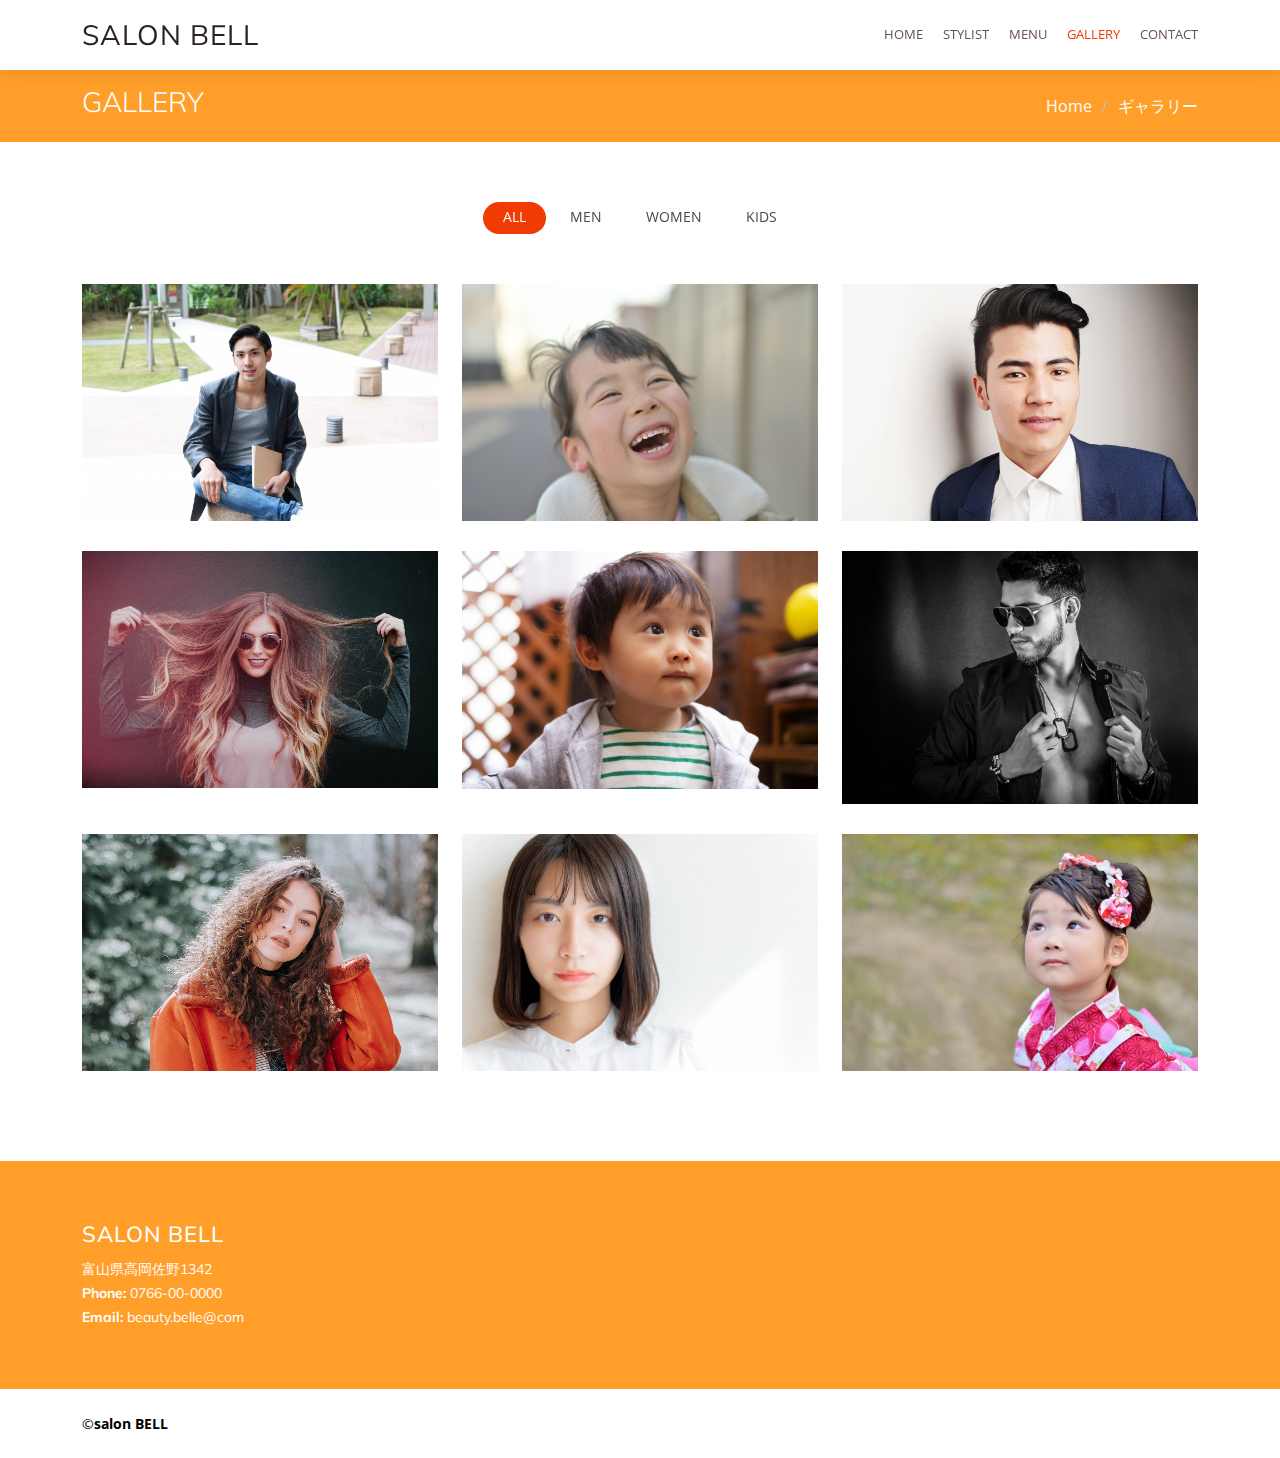
<file: portfolio.html>
<!DOCTYPE html>
<html lang="jp">

<head>
  <meta charset="utf-8">
  <meta content="width=device-width, initial-scale=1.0" name="viewport">

  <title>GALLERY - salon BELL</title>
  <meta content="" name="description">
  <meta content="" name="keywords">

  <!-- Favicons -->
  <link href="assets/img/favicon.png" rel="icon">
  <link href="assets/img/apple-touch-icon.png" rel="apple-touch-icon">

  <!-- Google Fonts -->
  <link
    href="https://fonts.googleapis.com/css?family=Open+Sans:300,300i,400,400i,600,600i,700,700i|Muli:300,300i,400,400i,500,500i,600,600i,700,700i|Poppins:300,300i,400,400i,500,500i,600,600i,700,700i"
    rel="stylesheet">

  <!-- Vendor CSS Files -->
  <link href="assets/vendor/animate.css/animate.min.css" rel="stylesheet">
  <link href="assets/vendor/aos/aos.css" rel="stylesheet">
  <link href="assets/vendor/bootstrap/css/bootstrap.min.css" rel="stylesheet">
  <link href="assets/vendor/bootstrap-icons/bootstrap-icons.css" rel="stylesheet">
  <link href="assets/vendor/boxicons/css/boxicons.min.css" rel="stylesheet">
  <link href="assets/vendor/glightbox/css/glightbox.min.css" rel="stylesheet">
  <link href="assets/vendor/swiper/swiper-bundle.min.css" rel="stylesheet">

  <!-- Template Main CSS File -->
  <link href="assets/css/style.css" rel="stylesheet">

  <!-- =======================================================
  * Template Name: Flattern - v4.7.0
  * Template URL: https://bootstrapmade.com/flattern-multipurpose-bootstrap-template/
  * Author: BootstrapMade.com
  * License: https://bootstrapmade.com/license/
  ======================================================== -->
</head>

<body>

  <!-- ======= Top Bar ======= -->
  <!-- <section id="topbar" class="d-flex align-items-center">
    <div class="container d-flex justify-content-center justify-content-md-between">
      <div class="contact-info d-flex align-items-center">
        <i class="bi bi-envelope d-flex align-items-center"><a
            href="mailto:contact@example.com">contact@example.com</a></i>
        <i class="bi bi-phone d-flex align-items-center ms-4"><span>+1 5589 55488 55</span></i>
      </div>
      <div class="social-links d-none d-md-flex align-items-center">
        <a href="#" class="twitter"><i class="bi bi-twitter"></i></a>
        <a href="#" class="facebook"><i class="bi bi-facebook"></i></a>
        <a href="#" class="instagram"><i class="bi bi-instagram"></i></a>
        <a href="#" class="linkedin"><i class="bi bi-linkedin"></i></i></a>
      </div>
    </div>
  </section> -->

  <!-- ======= Header ======= -->
  <header id="header" class="d-flex align-items-center">
    <div class="container d-flex justify-content-between">

      <div class="logo">
        <h1 class="text-light"><a href="index.html">salon BELL</a></h1>
        <!-- Uncomment below if you prefer to use an image logo -->
        <!-- <a href="index.html"><img src="assets/img/logo.png" alt="" class="img-fluid"></a>-->
      </div>

      <nav id="navbar" class="navbar">
        <ul>
          <li><a href="index.html">Home</a></li>
          <li><a href="about.html">STYLIST</a></li>
          <!-- <li><a href="services.html">Services</a></li> -->
          <!-- <li><a href="testimonials.html">Testimonials</a></li> -->
          <li><a href="pricing.html">MENU</a></li>
          <li><a class="active" href="portfolio.html">GALLERY</a></li>
          <!-- <li><a href="blog.html">BLOG</a></li> -->
          <!-- <li class="dropdown"><a href="#"><span>Drop Down</span> <i class="bi bi-chevron-down"></i></a> -->
          <ul>
            <!-- <li><a href="#">Drop Down 1</a></li>
            <li class="dropdown"><a href="#"><span>Deep Drop Down</span> <i class="bi bi-chevron-right"></i></a>
              <ul>
                <li><a href="#">Deep Drop Down 1</a></li>
                <li><a href="#">Deep Drop Down 2</a></li>
                <li><a href="#">Deep Drop Down 3</a></li>
                <li><a href="#">Deep Drop Down 4</a></li>
                <li><a href="#">Deep Drop Down 5</a></li>
              </ul>
            </li>
            <li><a href="#">Drop Down 2</a></li>
            <li><a href="#">Drop Down 3</a></li>
            <li><a href="#">Drop Down 4</a></li>
          </ul>
          </li> -->
            <li><a href="contact.html">Contact</a></li>
          </ul>
          <i class="bi bi-list mobile-nav-toggle"></i>
      </nav><!-- .navbar -->

    </div>
  </header><!-- End Header -->

  <main id="main">

    <!-- ======= Breadcrumbs ======= -->
    <section id="breadcrumbs" class="breadcrumbs">
      <div class="container">

        <div class="d-flex justify-content-between align-items-center">
          <h2>GALLERY</h2>
          <ol>
            <li><a href="index.html">Home</a></li>
            <li>ギャラリー</li>
          </ol>
        </div>

      </div>
    </section><!-- End Breadcrumbs -->

    <!-- ======= Portfolio Section ======= -->
    <section id="portfolio" class="portfolio">
      <div class="container">

        <div class="row" data-aos="fade-up">
          <div class="col-lg-12 d-flex justify-content-center">
            <ul id="portfolio-flters">
              <li data-filter="*" class="filter-active">All</li>
              <li data-filter=".filter-app">Men</li>
              <li data-filter=".filter-card">Women</li>
              <li data-filter=".filter-web">Kids</li>
            </ul>
          </div>
        </div>

        <div class="row portfolio-container" data-aos="fade-up">

          <div class="col-lg-4 col-md-6 portfolio-item filter-app">
            <img src="assets\img\portfolio\men1.jpg" class="img-fluid" alt="">
            <div class="portfolio-info">
              <h4>App 1</h4>
              <p>App</p>
              <a href="assets\img\portfolio\men1.jpg" data-gallery="portfolioGallery"
                class="portfolio-lightbox preview-link" title="App 1"><i class="bx bx-plus"></i></a>
              <a href="portfolio-details.html" class="details-link" title="More Details"><i class="bx bx-link"></i></a>
            </div>
          </div>

          <div class="col-lg-4 col-md-6 portfolio-item filter-web">
            <img src="assets\img\portfolio\Kids4.jpg" class="img-fluid" alt="">
            <div class="portfolio-info">
              <h4>Web 3</h4>
              <p>Web</p>
              <a href="assets\img\portfolio\Kids4.jpg" data-gallery="portfolioGallery"
                class="portfolio-lightbox preview-link" title="Web 3"><i class="bx bx-plus"></i></a>
              <a href="portfolio-details.html" class="details-link" title="More Details"><i class="bx bx-link"></i></a>
            </div>
          </div>

          <div class="col-lg-4 col-md-6 portfolio-item filter-app">
            <img src="assets\img\portfolio\model.jpg" class="img-fluid" alt="">
            <div class="portfolio-info">
              <h4>App 2</h4>
              <p>App</p>
              <a href="assets\img\portfolio\model.jpg" data-gallery="portfolioGallery"
                class="portfolio-lightbox preview-link" title="App 2"><i class="bx bx-plus"></i></a>
              <a href="portfolio-details.html" class="details-link" title="More Details"><i class="bx bx-link"></i></a>
            </div>
          </div>

          <div class="col-lg-4 col-md-6 portfolio-item filter-card">
            <img src="assets\img\portfolio\woman.jpg" class="img-fluid" alt="">
            <div class="portfolio-info">
              <h4>Card 2</h4>
              <p>Card</p>
              <a href="assets\img\portfolio\woman.jpg" data-gallery="portfolioGallery"
                class="portfolio-lightbox preview-link" title="Card 2"><i class="bx bx-plus"></i></a>
              <a href="portfolio-details.html" class="details-link" title="More Details"><i class="bx bx-link"></i></a>
            </div>
          </div>

          <div class="col-lg-4 col-md-6 portfolio-item filter-web">
            <img src="assets\img\portfolio\Kids2.jpg" class="img-fluid" alt="">
            <div class="portfolio-info">
              <h4>Web 2</h4>
              <p>Web</p>
              <a href="assets\img\portfolio\Kids2.jpg" data-gallery="portfolioGallery"
                class="portfolio-lightbox preview-link" title="Web 2"><i class="bx bx-plus"></i></a>
              <a href="portfolio-details.html" class="details-link" title="More Details"><i class="bx bx-link"></i></a>
            </div>
          </div>

          <div class="col-lg-4 col-md-6 portfolio-item filter-app">
            <img src="assets\img\portfolio\model2.jpg" class="img-fluid" alt="">
            <div class="portfolio-info">
              <h4>App 3</h4>
              <p>App</p>
              <a href="assets\img\portfolio\model2.jpg" data-gallery="portfolioGallery"
                class="portfolio-lightbox preview-link" title="App 3"><i class="bx bx-plus"></i></a>
              <a href="portfolio-details.html" class="details-link" title="More Details"><i class="bx bx-link"></i></a>
            </div>
          </div>

          <div class="col-lg-4 col-md-6 portfolio-item filter-card">
            <img src="assets\img\portfolio\woman2.jpg" class="img-fluid" alt="">
            <div class="portfolio-info">
              <h4>Card 1</h4>
              <p>Card</p>
              <a href="assets\img\portfolio\woman2.jpg" data-gallery="portfolioGallery"
                class="portfolio-lightbox preview-link" title="Card 1"><i class="bx bx-plus"></i></a>
              <a href="portfolio-details.html" class="details-link" title="More Details"><i class="bx bx-link"></i></a>
            </div>
          </div>

          <div class="col-lg-4 col-md-6 portfolio-item filter-card">
            <img src="assets\img\portfolio\woman4.jpg" class="img-fluid" alt="">
            <div class="portfolio-info">
              <h4>Card 3</h4>
              <p>Card</p>
              <a href="assets\img\portfolio\woman4.jpg" data-gallery="portfolioGallery"
                class="portfolio-lightbox preview-link" title="Card 3"><i class="bx bx-plus"></i></a>
              <a href="portfolio-details.html" class="details-link" title="More Details"><i class="bx bx-link"></i></a>
            </div>
          </div>

          <div class="col-lg-4 col-md-6 portfolio-item filter-web">
            <img src="assets\img\portfolio\Kids3.jpg" class="img-fluid" alt="">
            <div class="portfolio-info">
              <h4>Web 3</h4>
              <p>Web</p>
              <a href="assets\img\portfolio\Kids3.jpg" data-gallery="portfolioGallery"
                class="portfolio-lightbox preview-link" title="Web 3"><i class="bx bx-plus"></i></a>
              <a href="portfolio-details.html" class="details-link" title="More Details"><i class="bx bx-link"></i></a>
            </div>
          </div>

        </div>

      </div>
    </section><!-- End Portfolio Section -->

  </main><!-- End #main -->

  <!-- ======= Footer ======= -->
  <footer id="footer">

    <div class="footer-top">
      <div class="container">
        <div class="row">

          <div class="col-lg-3 col-md-6 footer-contact">
            <h3>salon BELL</h3>
            <p>
              富山県高岡佐野1342 <br>

              <strong>Phone:</strong> 0766-00-0000<br>
              <strong>Email:</strong> beauty.belle@com<br>
            </p>
          </div>

          <!-- <div class="col-lg-2 col-md-6 footer-links">
            <h4>Useful Links</h4>
            <ul>
              <li><i class="bx bx-chevron-right"></i> <a href="#">Home</a></li>
              <li><i class="bx bx-chevron-right"></i> <a href="#">About us</a></li>
              <li><i class="bx bx-chevron-right"></i> <a href="#">Services</a></li>
              <li><i class="bx bx-chevron-right"></i> <a href="#">Terms of service</a></li>
              <li><i class="bx bx-chevron-right"></i> <a href="#">Privacy policy</a></li>
            </ul>
          </div>

          <div class="col-lg-3 col-md-6 footer-links">
            <h4>Our Services</h4>
            <ul>
              <li><i class="bx bx-chevron-right"></i> <a href="#">Web Design</a></li>
              <li><i class="bx bx-chevron-right"></i> <a href="#">Web Development</a></li>
              <li><i class="bx bx-chevron-right"></i> <a href="#">Product Management</a></li>
              <li><i class="bx bx-chevron-right"></i> <a href="#">Marketing</a></li>
              <li><i class="bx bx-chevron-right"></i> <a href="#">Graphic Design</a></li>
            </ul>
          </div>

          <div class="col-lg-4 col-md-6 footer-newsletter">
            <h4>Join Our Newsletter</h4>
            <p>Tamen quem nulla quae legam multos aute sint culpa legam noster magna</p>
            <form action="" method="post">
              <input type="email" name="email"><input type="submit" value="Subscribe">
            </form>
          </div> -->

        </div>
      </div>
    </div>

    <div class="container d-md-flex py-4">

      <div class="me-md-auto text-center text-md-start">
        <div class="copyright ">
          &copy;<strong><span>salon BELL</span></strong>
        </div>
        <!-- <div class="credits">
          <!-- All the links in the footer should remain intact. -->
        <!-- You can delete the links only if you purchased the pro version. -->
        <!-- Licensing information: https://bootstrapmade.com/license/ -->
        <!-- Purchase the pro version with working PHP/AJAX contact form: https://bootstrapmade.com/flattern-multipurpose-bootstrap-template/
        Designed by <a href="https://bootstrapmade.com/">BootstrapMade</a>
      </div>
    </div>
    <div class="social-links text-center text-md-right pt-3 pt-md-0">
      <a href="#" class="twitter"><i class="bx bxl-twitter"></i></a>
      <a href="#" class="facebook"><i class="bx bxl-facebook"></i></a>
      <a href="#" class="instagram"><i class="bx bxl-instagram"></i></a>
      <a href="#" class="google-plus"><i class="bx bxl-skype"></i></a>
      <a href="#" class="linkedin"><i class="bx bxl-linkedin"></i></a>
    </div>
    </div>-->
  </footer><!-- End Footer -->

  <a href="#" class="back-to-top d-flex align-items-center justify-content-center"><i
      class="bi bi-arrow-up-short"></i></a>

  <!-- Vendor JS Files -->
  <script src="assets/vendor/aos/aos.js"></script>
  <script src="assets/vendor/bootstrap/js/bootstrap.bundle.min.js"></script>
  <script src="assets/vendor/glightbox/js/glightbox.min.js"></script>
  <script src="assets/vendor/isotope-layout/isotope.pkgd.min.js"></script>
  <script src="assets/vendor/swiper/swiper-bundle.min.js"></script>
  <script src="assets/vendor/waypoints/noframework.waypoints.js"></script>
  <script src="assets/vendor/php-email-form/validate.js"></script>

  <!-- Template Main JS File -->
  <script src="assets/js/main.js"></script>

</body>

</html>
</file>
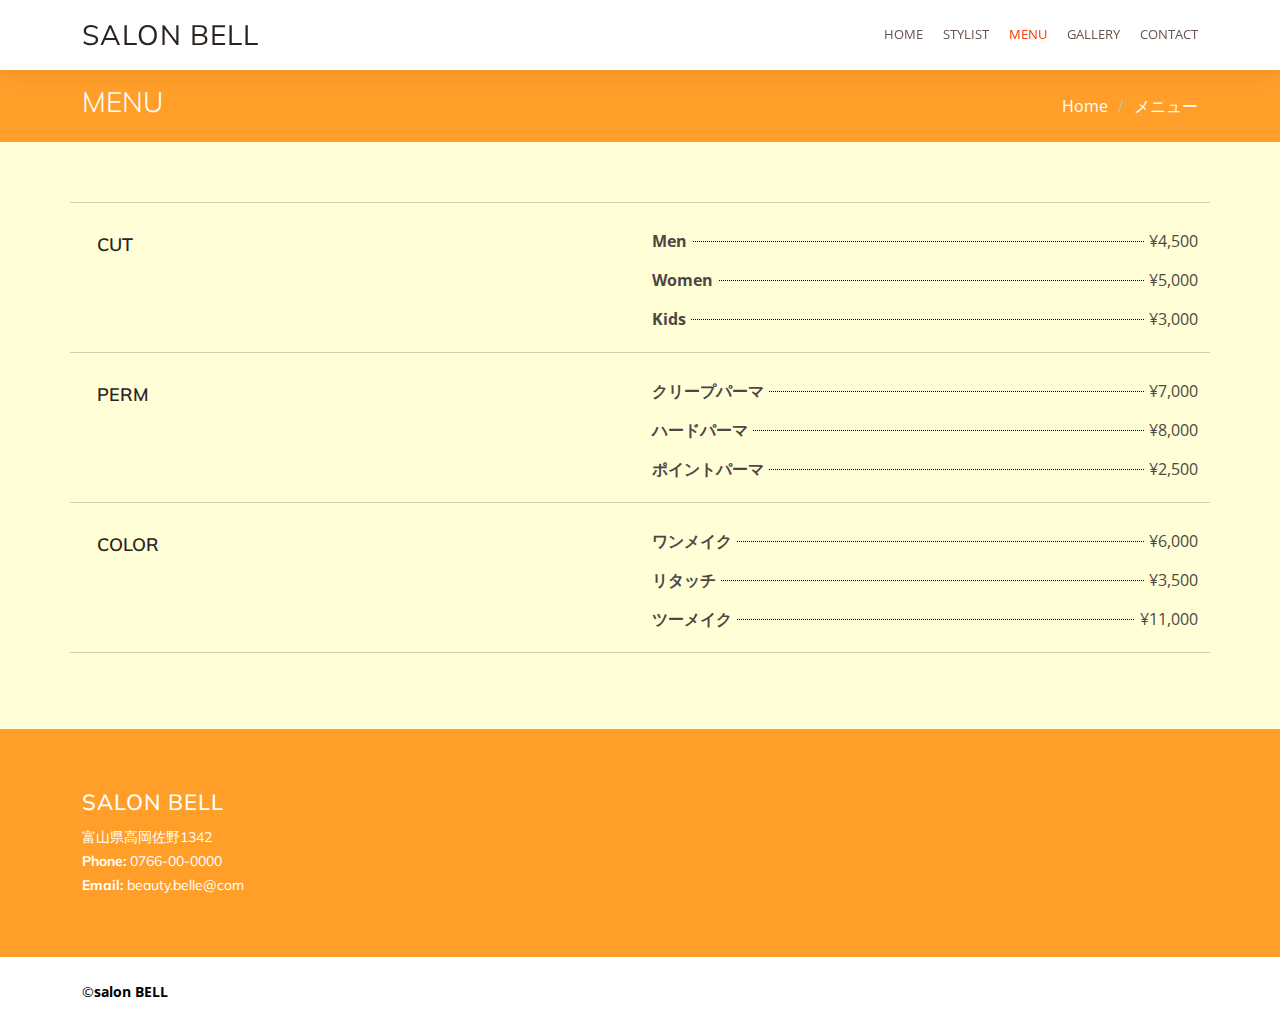
<file: pricing.html>
<!DOCTYPE html>
<html lang="jp">

<head>
  <meta charset="utf-8">
  <meta content="width=device-width, initial-scale=1.0" name="viewport">

  <title>MENU - salon BELL</title>
  <meta content="" name="description">
  <meta content="" name="keywords">

  <!-- Favicons -->
  <link href="assets/img/favicon.png" rel="icon">
  <link href="assets/img/apple-touch-icon.png" rel="apple-touch-icon">

  <!-- Google Fonts -->
  <link
    href="https://fonts.googleapis.com/css?family=Open+Sans:300,300i,400,400i,600,600i,700,700i|Muli:300,300i,400,400i,500,500i,600,600i,700,700i|Poppins:300,300i,400,400i,500,500i,600,600i,700,700i"
    rel="stylesheet">

  <!-- Vendor CSS Files -->
  <link href="assets/vendor/animate.css/animate.min.css" rel="stylesheet">
  <link href="assets/vendor/aos/aos.css" rel="stylesheet">
  <link href="assets/vendor/bootstrap/css/bootstrap.min.css" rel="stylesheet">
  <link href="assets/vendor/bootstrap-icons/bootstrap-icons.css" rel="stylesheet">
  <link href="assets/vendor/boxicons/css/boxicons.min.css" rel="stylesheet">
  <link href="assets/vendor/glightbox/css/glightbox.min.css" rel="stylesheet">
  <link href="assets/vendor/swiper/swiper-bundle.min.css" rel="stylesheet">

  <!-- Template Main CSS File -->
  <link href="assets/css/style.css" rel="stylesheet">

  <!-- =======================================================
  * Template Name: Flattern - v4.7.0
  * Template URL: https://bootstrapmade.com/flattern-multipurpose-bootstrap-template/
  * Author: BootstrapMade.com
  * License: https://bootstrapmade.com/license/
  ======================================================== -->
</head>

<body>

  <!-- ======= Top Bar ======= -->
  <!-- <section id="topbar" class="d-flex align-items-center">
    <div class="container d-flex justify-content-center justify-content-md-between">
      <div class="contact-info d-flex align-items-center">
        <i class="bi bi-envelope d-flex align-items-center"><a
            href="mailto:contact@example.com">contact@example.com</a></i>
        <i class="bi bi-phone d-flex align-items-center ms-4"><span>+1 5589 55488 55</span></i>
      </div>
      <div class="social-links d-none d-md-flex align-items-center">
        <a href="#" class="twitter"><i class="bi bi-twitter"></i></a>
        <a href="#" class="facebook"><i class="bi bi-facebook"></i></a>
        <a href="#" class="instagram"><i class="bi bi-instagram"></i></a>
        <a href="#" class="linkedin"><i class="bi bi-linkedin"></i></i></a>
      </div>
    </div>
  </section> -->

  <!-- ======= Header ======= -->
  <header id="header" class="d-flex align-items-center">
    <div class="container d-flex justify-content-between">

      <div class="logo">
        <h1 class="text-light"><a href="index.html">salon BELL</a></h1>
        <!-- Uncomment below if you prefer to use an image logo -->
        <!-- <a href="index.html"><img src="assets/img/logo.png" alt="" class="img-fluid"></a>-->
      </div>

      <nav id="navbar" class="navbar">
        <ul>
          <li><a href="index.html">Home</a></li>
          <li><a href="about.html">STYLIST</a></li>
          <!-- <li><a href="services.html">Services</a></li> -->
          <!-- <li><a href="testimonials.html">Testimonials</a></li> -->
          <li><a class="active" href="pricing.html">MENU</a></li>
          <li><a href="portfolio.html">GALLERY</a></li>
          <!-- <li><a href="blog.html">BLOG</a></li> -->
          <!-- <li class="dropdown"><a href="#"><span>Drop Down</span> <i class="bi bi-chevron-down"></i></a> -->
          <ul>
            <!-- <li><a href="#">Drop Down 1</a></li>
            <li class="dropdown"><a href="#"><span>Deep Drop Down</span> <i class="bi bi-chevron-right"></i></a>
              <ul>
                <li><a href="#">Deep Drop Down 1</a></li>
                <li><a href="#">Deep Drop Down 2</a></li>
                <li><a href="#">Deep Drop Down 3</a></li>
                <li><a href="#">Deep Drop Down 4</a></li>
                <li><a href="#">Deep Drop Down 5</a></li>
              </ul>
            </li>
            <li><a href="#">Drop Down 2</a></li>
            <li><a href="#">Drop Down 3</a></li>
            <li><a href="#">Drop Down 4</a></li>
          </ul>
          </li> -->
            <li><a href="contact.html">Contact</a></li>
          </ul>
          <i class="bi bi-list mobile-nav-toggle"></i>
      </nav><!-- .navbar -->

    </div>
  </header><!-- End Header -->

  <main id="main">

    <!-- ======= Breadcrumbs ======= -->
    <section id="breadcrumbs" class="breadcrumbs">
      <div class="container">

        <div class="d-flex justify-content-between align-items-center">
          <h2>MENU</h2>
          <ol>
            <li><a href="index.html">Home</a></li>
            <li>メニュー</li>
          </ol>
        </div>

      </div>
    </section><!-- End Breadcrumbs -->

    <!-- ======= Pricing Section ======= -->
    <section id="pricing" class="pricing menu_bg">
      <div class="container ">
        <div class="row">
          <hr>
          <!-- カット -->
          <div class="col-lg-6">
            <h3>Cut</h3>
          </div>
          <div class="col-lg-6">
            <dl class="menu">
              <div>
                <dt>Men</dt>
                <dd>&yen;4,500</dd>
              </div>
              <div>
                <dt>Women</dt>
                <dd>&yen;5,000</dd>
              </div>
              <div>
                <dt>Kids</dt>
                <dd>&yen;3,000</dd>
              </div>
            </dl>
          </div>
          <hr>
          <!-- パーマ -->
          <div class="col-lg-6">
            <h3>Perm</h3>
          </div>
          <div class="col-lg-6">
            <dl class="menu">
              <div>
                <dt>クリープパーマ</dt>
                <dd>&yen;7,000</dd>
              </div>
              <div>
                <dt>ハードパーマ</dt>
                <dd>&yen;8,000</dd>
              </div>
              <div>
                <dt>ポイントパーマ</dt>
                <dd>&yen;2,500</dd>
              </div>
            </dl>
          </div>
          <hr>
          <!-- カラー -->
          <div class="col-lg-6">
            <h3>Color</h3>
          </div>
          <div class="col-lg-6">
            <dl class="menu">
              <div>
                <dt>ワンメイク</dt>
                <dd>&yen;6,000</dd>
              </div>
              <div>
                <dt>リタッチ</dt>
                <dd>&yen;3,500</dd>
              </div>
              <div>
                <dt>ツーメイク</dt>
                <dd>&yen;11,000</dd>
              </div>
            </dl>
          </div>
          <hr>
        </div>
      </div>
    </section>
    <!--<section id="pricing" class="pricing">
      
      <div class="container">

        <div class="row">

          <div class="col-lg-4 col-md-6">
            <div class="box" data-aos="fade-right">
              <h3>cut</h3>
              <h4><sup>￥</sup>4,700<span>税込</span></h4>
               <ul>
                <li>Aida dere</li>
                <li>Nec feugiat nisl</li>
                <li>Nulla at volutpat dola</li>
                <li class="na">Pharetra massa</li>
                <li class="na">Massa ultricies mi</li>
              </ul>
              <div class="btn-wrap">
                <a href="#" class="btn-buy">Buy Now</a>
              </div>
            </div>
          </div>

          <div class="col-lg-4 col-md-6">
            <div class="box" data-aos="fade-right">
              <h3>perm</h3>
              <h4><sup>￥</sup>8,000<span>税込</span></h4>
              <ul>
                <li>Aida dere</li>
                <li>Nec feugiat nisl</li>
                <li>Nulla at volutpat dola</li>
                <li class="na">Pharetra massa</li>
                <li class="na">Massa ultricies mi</li>
              </ul>
              <div class="btn-wrap">
                <a href="#" class="btn-buy">Buy Now</a>
              </div> 
            </div>
          </div>

          <div class="col-lg-4 col-md-6">
            <div class="box" data-aos="fade-right">
              <h3>color</h3>
              <h4><sup>￥</sup>6,000<span>税込</span></h4>
              <ul>
                <li>Aida dere</li>
                <li>Nec feugiat nisl</li>
                <li>Nulla at volutpat dola</li>
                <li class="na">Pharetra massa</li>
                <li class="na">Massa ultricies mi</li>
              </ul>
              <div class="btn-wrap">
                <a href="#" class="btn-buy">Buy Now</a>
              </div> 
            </div>
          </div>

        </div>

      </div>
    </section> -->
    <!-- End Pricing Section -->

    <!-- ======= Cta Pricing Section ======= -->
    <!-- <section id="cta-pricing" class="cta-pricing">
      <div class="container">

        <div class="text-center">
          <h3>Call To Action</h3>
          <p> Duis aute irure dolor in reprehenderit in voluptate velit esse cillum dolore eu fugiat nulla pariatur.
            Excepteur sint occaecat cupidatat non proident, sunt in culpa qui officia deserunt mollit anim id est
            laborum.</p>
          <a class="cta-btn" href="#">Call To Action</a>
        </div>

      </div>
   </section> -->
    <!-- End Cta Pricing Section -->

  </main><!-- End #main -->

  <!-- ======= Footer ======= -->
  <footer id="footer">

    <div class="footer-top">
      <div class="container">
        <div class="row">

          <div class="col-lg-3 col-md-6 footer-contact">
            <h3>salon BELL</h3>
            <p>
              富山県高岡佐野1342 <br>

              <strong>Phone:</strong> 0766-00-0000<br>
              <strong>Email:</strong> beauty.belle@com<br>
            </p>
          </div>

          <!-- <div class="col-lg-2 col-md-6 footer-links">
            <h4>Useful Links</h4>
            <ul>
              <li><i class="bx bx-chevron-right"></i> <a href="#">Home</a></li>
              <li><i class="bx bx-chevron-right"></i> <a href="#">About us</a></li>
              <li><i class="bx bx-chevron-right"></i> <a href="#">Services</a></li>
              <li><i class="bx bx-chevron-right"></i> <a href="#">Terms of service</a></li>
              <li><i class="bx bx-chevron-right"></i> <a href="#">Privacy policy</a></li>
            </ul>
          </div>

          <div class="col-lg-3 col-md-6 footer-links">
            <h4>Our Services</h4>
            <ul>
              <li><i class="bx bx-chevron-right"></i> <a href="#">Web Design</a></li>
              <li><i class="bx bx-chevron-right"></i> <a href="#">Web Development</a></li>
              <li><i class="bx bx-chevron-right"></i> <a href="#">Product Management</a></li>
              <li><i class="bx bx-chevron-right"></i> <a href="#">Marketing</a></li>
              <li><i class="bx bx-chevron-right"></i> <a href="#">Graphic Design</a></li>
            </ul>
          </div>

          <div class="col-lg-4 col-md-6 footer-newsletter">
            <h4>Join Our Newsletter</h4>
            <p>Tamen quem nulla quae legam multos aute sint culpa legam noster magna</p>
            <form action="" method="post">
              <input type="email" name="email"><input type="submit" value="Subscribe">
            </form>
          </div> -->

        </div>
      </div>
    </div>

    <div class="container d-md-flex py-4">

      <div class="me-md-auto text-center text-md-start">
        <div class="copyright ">
          &copy;<strong><span>salon BELL</span></strong>
        </div>
        <!-- <div class="credits">
          <!-- All the links in the footer should remain intact. -->
        <!-- You can delete the links only if you purchased the pro version. -->
        <!-- Licensing information: https://bootstrapmade.com/license/ -->
        <!-- Purchase the pro version with working PHP/AJAX contact form: https://bootstrapmade.com/flattern-multipurpose-bootstrap-template/
        Designed by <a href="https://bootstrapmade.com/">BootstrapMade</a>
      </div>
    </div>
    <div class="social-links text-center text-md-right pt-3 pt-md-0">
      <a href="#" class="twitter"><i class="bx bxl-twitter"></i></a>
      <a href="#" class="facebook"><i class="bx bxl-facebook"></i></a>
      <a href="#" class="instagram"><i class="bx bxl-instagram"></i></a>
      <a href="#" class="google-plus"><i class="bx bxl-skype"></i></a>
      <a href="#" class="linkedin"><i class="bx bxl-linkedin"></i></a>
    </div>
    </div>-->
  </footer><!-- End Footer -->

  <a href="#" class="back-to-top d-flex align-items-center justify-content-center"><i
      class="bi bi-arrow-up-short"></i></a>

  <!-- Vendor JS Files -->
  <script src="assets/vendor/aos/aos.js"></script>
  <script src="assets/vendor/bootstrap/js/bootstrap.bundle.min.js"></script>
  <script src="assets/vendor/glightbox/js/glightbox.min.js"></script>
  <script src="assets/vendor/isotope-layout/isotope.pkgd.min.js"></script>
  <script src="assets/vendor/swiper/swiper-bundle.min.js"></script>
  <script src="assets/vendor/waypoints/noframework.waypoints.js"></script>
  <script src="assets/vendor/php-email-form/validate.js"></script>

  <!-- Template Main JS File -->
  <script src="assets/js/main.js"></script>

</body>

</html>
</file>
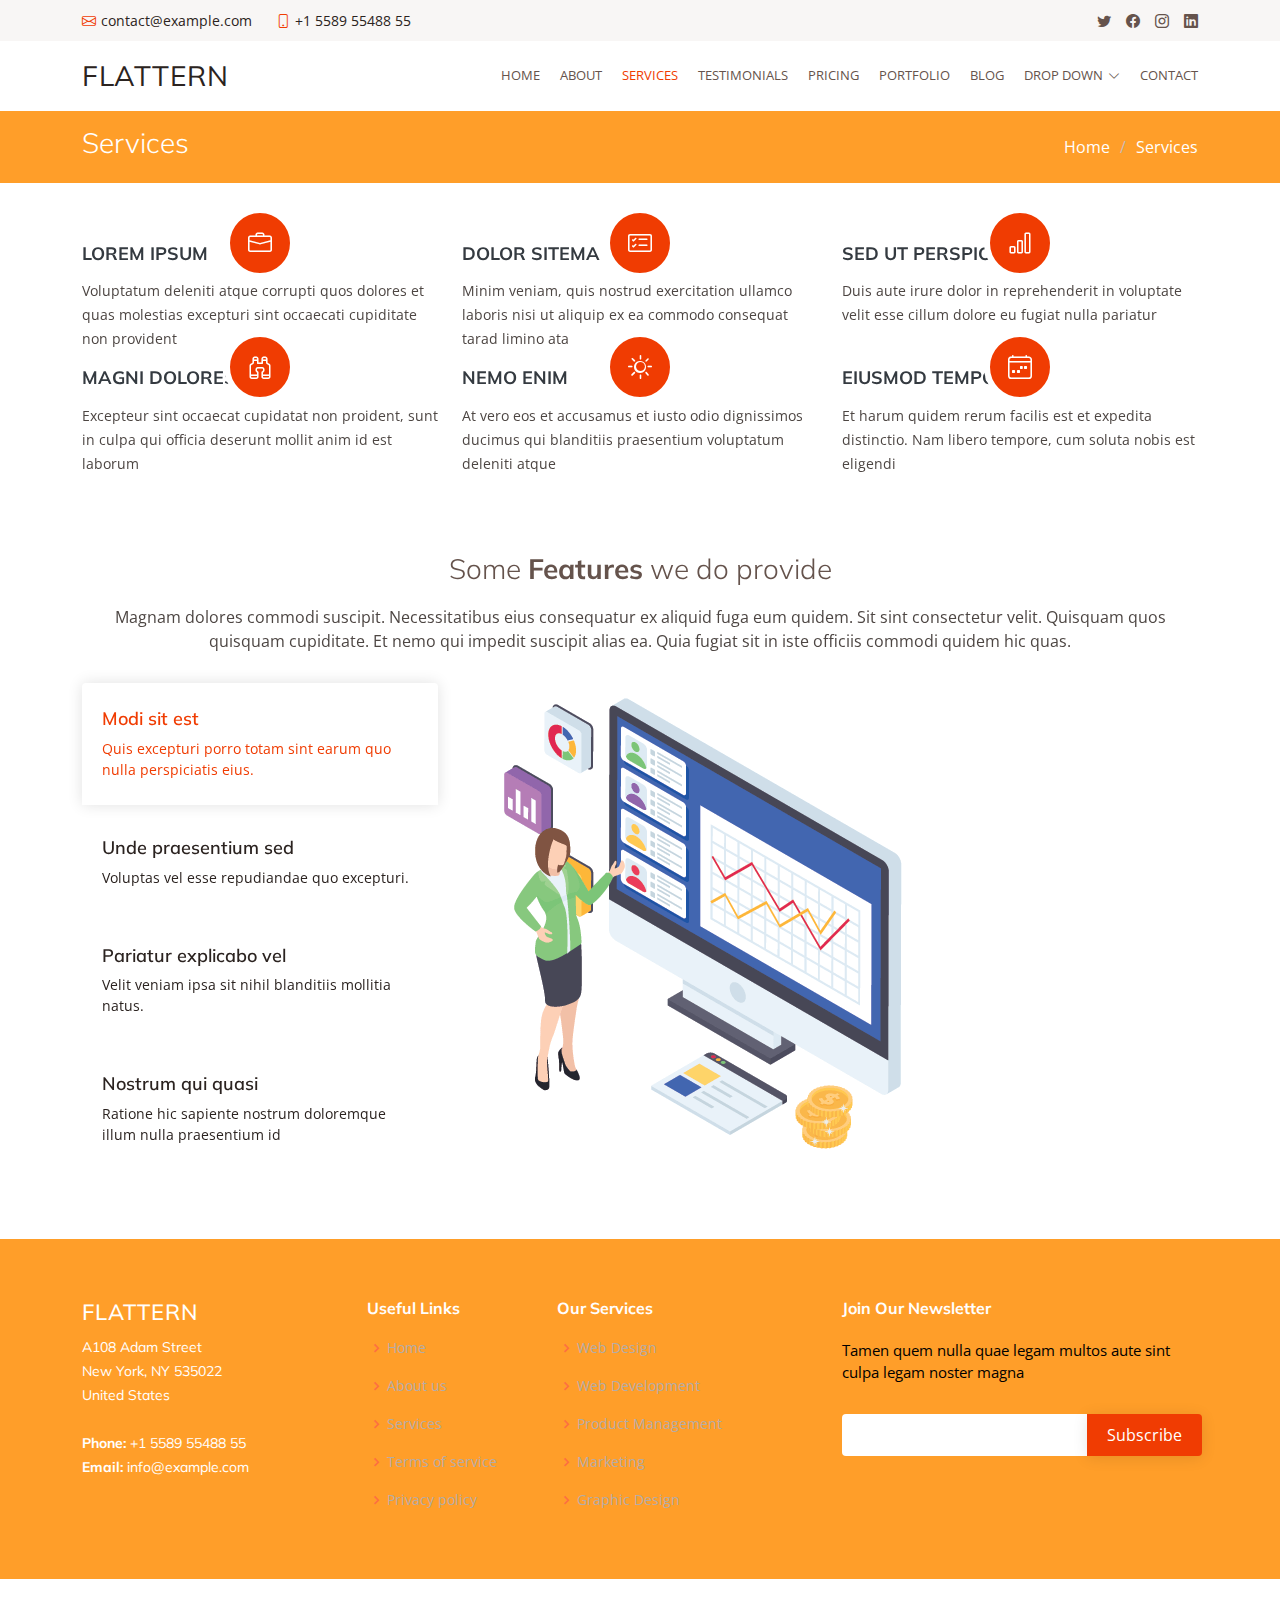
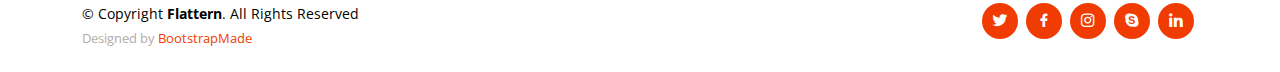
<file: services.html>
<!DOCTYPE html>
<html lang="en">

<head>
  <meta charset="utf-8">
  <meta content="width=device-width, initial-scale=1.0" name="viewport">

  <title>Services - Flattern Bootstrap Template</title>
  <meta content="" name="description">
  <meta content="" name="keywords">

  <!-- Favicons -->
  <link href="assets/img/favicon.png" rel="icon">
  <link href="assets/img/apple-touch-icon.png" rel="apple-touch-icon">

  <!-- Google Fonts -->
  <link href="https://fonts.googleapis.com/css?family=Open+Sans:300,300i,400,400i,600,600i,700,700i|Muli:300,300i,400,400i,500,500i,600,600i,700,700i|Poppins:300,300i,400,400i,500,500i,600,600i,700,700i" rel="stylesheet">

  <!-- Vendor CSS Files -->
  <link href="assets/vendor/animate.css/animate.min.css" rel="stylesheet">
  <link href="assets/vendor/aos/aos.css" rel="stylesheet">
  <link href="assets/vendor/bootstrap/css/bootstrap.min.css" rel="stylesheet">
  <link href="assets/vendor/bootstrap-icons/bootstrap-icons.css" rel="stylesheet">
  <link href="assets/vendor/boxicons/css/boxicons.min.css" rel="stylesheet">
  <link href="assets/vendor/glightbox/css/glightbox.min.css" rel="stylesheet">
  <link href="assets/vendor/swiper/swiper-bundle.min.css" rel="stylesheet">

  <!-- Template Main CSS File -->
  <link href="assets/css/style.css" rel="stylesheet">

  <!-- =======================================================
  * Template Name: Flattern - v4.7.0
  * Template URL: https://bootstrapmade.com/flattern-multipurpose-bootstrap-template/
  * Author: BootstrapMade.com
  * License: https://bootstrapmade.com/license/
  ======================================================== -->
</head>

<body>

  <!-- ======= Top Bar ======= -->
  <section id="topbar" class="d-flex align-items-center">
    <div class="container d-flex justify-content-center justify-content-md-between">
      <div class="contact-info d-flex align-items-center">
        <i class="bi bi-envelope d-flex align-items-center"><a href="mailto:contact@example.com">contact@example.com</a></i>
        <i class="bi bi-phone d-flex align-items-center ms-4"><span>+1 5589 55488 55</span></i>
      </div>
      <div class="social-links d-none d-md-flex align-items-center">
        <a href="#" class="twitter"><i class="bi bi-twitter"></i></a>
        <a href="#" class="facebook"><i class="bi bi-facebook"></i></a>
        <a href="#" class="instagram"><i class="bi bi-instagram"></i></a>
        <a href="#" class="linkedin"><i class="bi bi-linkedin"></i></i></a>
      </div>
    </div>
  </section>

  <!-- ======= Header ======= -->
  <header id="header" class="d-flex align-items-center">
    <div class="container d-flex justify-content-between">

      <div class="logo">
        <h1 class="text-light"><a href="index.html">Flattern</a></h1>
        <!-- Uncomment below if you prefer to use an image logo -->
        <!-- <a href="index.html"><img src="assets/img/logo.png" alt="" class="img-fluid"></a>-->
      </div>

      <nav id="navbar" class="navbar">
        <ul>
          <li><a href="index.html">Home</a></li>
          <li><a href="about.html">About</a></li>
          <li><a class="active" href="services.html">Services</a></li>
          <li><a href="testimonials.html">Testimonials</a></li>
          <li><a href="pricing.html">Pricing</a></li>
          <li><a href="portfolio.html">Portfolio</a></li>
          <li><a href="blog.html">Blog</a></li>
          <li class="dropdown"><a href="#"><span>Drop Down</span> <i class="bi bi-chevron-down"></i></a>
            <ul>
              <li><a href="#">Drop Down 1</a></li>
              <li class="dropdown"><a href="#"><span>Deep Drop Down</span> <i class="bi bi-chevron-right"></i></a>
                <ul>
                  <li><a href="#">Deep Drop Down 1</a></li>
                  <li><a href="#">Deep Drop Down 2</a></li>
                  <li><a href="#">Deep Drop Down 3</a></li>
                  <li><a href="#">Deep Drop Down 4</a></li>
                  <li><a href="#">Deep Drop Down 5</a></li>
                </ul>
              </li>
              <li><a href="#">Drop Down 2</a></li>
              <li><a href="#">Drop Down 3</a></li>
              <li><a href="#">Drop Down 4</a></li>
            </ul>
          </li>
          <li><a href="contact.html">Contact</a></li>
        </ul>
        <i class="bi bi-list mobile-nav-toggle"></i>
      </nav><!-- .navbar -->

    </div>
  </header><!-- End Header -->

  <main id="main">

    <!-- ======= Breadcrumbs ======= -->
    <section id="breadcrumbs" class="breadcrumbs">
      <div class="container">

        <div class="d-flex justify-content-between align-items-center">
          <h2>Services</h2>
          <ol>
            <li><a href="index.html">Home</a></li>
            <li>Services</li>
          </ol>
        </div>

      </div>
    </section><!-- End Breadcrumbs -->

    <!-- ======= Services Section ======= -->
    <section id="services" class="services">
      <div class="container">

        <div class="row">
          <div class="col-lg-4 col-md-6">
            <div class="icon-box" data-aos="fade-up">
              <div class="icon"><i class="bi bi-briefcase"></i></div>
              <h4 class="title"><a href="">Lorem Ipsum</a></h4>
              <p class="description">Voluptatum deleniti atque corrupti quos dolores et quas molestias excepturi sint occaecati cupiditate non provident</p>
            </div>
          </div>
          <div class="col-lg-4 col-md-6">
            <div class="icon-box" data-aos="fade-up" data-aos-delay="100">
              <div class="icon"><i class="bi bi-card-checklist"></i></div>
              <h4 class="title"><a href="">Dolor Sitema</a></h4>
              <p class="description">Minim veniam, quis nostrud exercitation ullamco laboris nisi ut aliquip ex ea commodo consequat tarad limino ata</p>
            </div>
          </div>
          <div class="col-lg-4 col-md-6">
            <div class="icon-box" data-aos="fade-up" data-aos-delay="200">
              <div class="icon"><i class="bi bi-bar-chart"></i></div>
              <h4 class="title"><a href="">Sed ut perspiciatis</a></h4>
              <p class="description">Duis aute irure dolor in reprehenderit in voluptate velit esse cillum dolore eu fugiat nulla pariatur</p>
            </div>
          </div>
          <div class="col-lg-4 col-md-6">
            <div class="icon-box" data-aos="fade-up" data-aos-delay="200">
              <div class="icon"><i class="bi bi-binoculars"></i></div>
              <h4 class="title"><a href="">Magni Dolores</a></h4>
              <p class="description">Excepteur sint occaecat cupidatat non proident, sunt in culpa qui officia deserunt mollit anim id est laborum</p>
            </div>
          </div>
          <div class="col-lg-4 col-md-6">
            <div class="icon-box" data-aos="fade-up" data-aos-delay="300">
              <div class="icon"><i class="bi bi-brightness-high"></i></div>
              <h4 class="title"><a href="">Nemo Enim</a></h4>
              <p class="description">At vero eos et accusamus et iusto odio dignissimos ducimus qui blanditiis praesentium voluptatum deleniti atque</p>
            </div>
          </div>
          <div class="col-lg-4 col-md-6">
            <div class="icon-box" data-aos="fade-up" data-aos-delay="400">
              <div class="icon"><i class="bi bi-calendar4-week"></i></div>
              <h4 class="title"><a href="">Eiusmod Tempor</a></h4>
              <p class="description">Et harum quidem rerum facilis est et expedita distinctio. Nam libero tempore, cum soluta nobis est eligendi</p>
            </div>
          </div>
        </div>

      </div>
    </section><!-- End Services Section -->

    <!-- ======= Features Section ======= -->
    <section id="features" class="features">
      <div class="container">

        <div class="section-title" data-aos="fade-up">
          <h2>Some <strong>Features</strong> we do provide</h2>
          <p>Magnam dolores commodi suscipit. Necessitatibus eius consequatur ex aliquid fuga eum quidem. Sit sint consectetur velit. Quisquam quos quisquam cupiditate. Et nemo qui impedit suscipit alias ea. Quia fugiat sit in iste officiis commodi quidem hic quas.</p>
        </div>

        <div class="row">
          <div class="col-lg-4 mb-5 mb-lg-0" data-aos="fade-right">
            <ul class="nav nav-tabs flex-column">
              <li class="nav-item">
                <a class="nav-link active show" data-bs-toggle="tab" href="#tab-1">
                  <h4>Modi sit est</h4>
                  <p>Quis excepturi porro totam sint earum quo nulla perspiciatis eius.</p>
                </a>
              </li>
              <li class="nav-item mt-2">
                <a class="nav-link" data-bs-toggle="tab" href="#tab-2">
                  <h4>Unde praesentium sed</h4>
                  <p>Voluptas vel esse repudiandae quo excepturi.</p>
                </a>
              </li>
              <li class="nav-item mt-2">
                <a class="nav-link" data-bs-toggle="tab" href="#tab-3">
                  <h4>Pariatur explicabo vel</h4>
                  <p>Velit veniam ipsa sit nihil blanditiis mollitia natus.</p>
                </a>
              </li>
              <li class="nav-item mt-2">
                <a class="nav-link" data-bs-toggle="tab" href="#tab-4">
                  <h4>Nostrum qui quasi</h4>
                  <p>Ratione hic sapiente nostrum doloremque illum nulla praesentium id</p>
                </a>
              </li>
            </ul>
          </div>
          <div class="col-lg-7 ml-auto" data-aos="fade-left" data-aos-delay="100">
            <div class="tab-content">
              <div class="tab-pane active show" id="tab-1">
                <figure>
                  <img src="assets/img/features-1.png" alt="" class="img-fluid">
                </figure>
              </div>
              <div class="tab-pane" id="tab-2">
                <figure>
                  <img src="assets/img/features-2.png" alt="" class="img-fluid">
                </figure>
              </div>
              <div class="tab-pane" id="tab-3">
                <figure>
                  <img src="assets/img/features-3.png" alt="" class="img-fluid">
                </figure>
              </div>
              <div class="tab-pane" id="tab-4">
                <figure>
                  <img src="assets/img/features-4.png" alt="" class="img-fluid">
                </figure>
              </div>
            </div>
          </div>
        </div>

      </div>
    </section><!-- End Features Section -->

  </main><!-- End #main -->

  <!-- ======= Footer ======= -->
  <footer id="footer">

    <div class="footer-top">
      <div class="container">
        <div class="row">

          <div class="col-lg-3 col-md-6 footer-contact">
            <h3>Flattern</h3>
            <p>
              A108 Adam Street <br>
              New York, NY 535022<br>
              United States <br><br>
              <strong>Phone:</strong> +1 5589 55488 55<br>
              <strong>Email:</strong> info@example.com<br>
            </p>
          </div>

          <div class="col-lg-2 col-md-6 footer-links">
            <h4>Useful Links</h4>
            <ul>
              <li><i class="bx bx-chevron-right"></i> <a href="#">Home</a></li>
              <li><i class="bx bx-chevron-right"></i> <a href="#">About us</a></li>
              <li><i class="bx bx-chevron-right"></i> <a href="#">Services</a></li>
              <li><i class="bx bx-chevron-right"></i> <a href="#">Terms of service</a></li>
              <li><i class="bx bx-chevron-right"></i> <a href="#">Privacy policy</a></li>
            </ul>
          </div>

          <div class="col-lg-3 col-md-6 footer-links">
            <h4>Our Services</h4>
            <ul>
              <li><i class="bx bx-chevron-right"></i> <a href="#">Web Design</a></li>
              <li><i class="bx bx-chevron-right"></i> <a href="#">Web Development</a></li>
              <li><i class="bx bx-chevron-right"></i> <a href="#">Product Management</a></li>
              <li><i class="bx bx-chevron-right"></i> <a href="#">Marketing</a></li>
              <li><i class="bx bx-chevron-right"></i> <a href="#">Graphic Design</a></li>
            </ul>
          </div>

          <div class="col-lg-4 col-md-6 footer-newsletter">
            <h4>Join Our Newsletter</h4>
            <p>Tamen quem nulla quae legam multos aute sint culpa legam noster magna</p>
            <form action="" method="post">
              <input type="email" name="email"><input type="submit" value="Subscribe">
            </form>
          </div>

        </div>
      </div>
    </div>

    <div class="container d-md-flex py-4">

      <div class="me-md-auto text-center text-md-start">
        <div class="copyright">
          &copy; Copyright <strong><span>Flattern</span></strong>. All Rights Reserved
        </div>
        <div class="credits">
          <!-- All the links in the footer should remain intact. -->
          <!-- You can delete the links only if you purchased the pro version. -->
          <!-- Licensing information: https://bootstrapmade.com/license/ -->
          <!-- Purchase the pro version with working PHP/AJAX contact form: https://bootstrapmade.com/flattern-multipurpose-bootstrap-template/ -->
          Designed by <a href="https://bootstrapmade.com/">BootstrapMade</a>
        </div>
      </div>
      <div class="social-links text-center text-md-right pt-3 pt-md-0">
        <a href="#" class="twitter"><i class="bx bxl-twitter"></i></a>
        <a href="#" class="facebook"><i class="bx bxl-facebook"></i></a>
        <a href="#" class="instagram"><i class="bx bxl-instagram"></i></a>
        <a href="#" class="google-plus"><i class="bx bxl-skype"></i></a>
        <a href="#" class="linkedin"><i class="bx bxl-linkedin"></i></a>
      </div>
    </div>
  </footer><!-- End Footer -->

  <a href="#" class="back-to-top d-flex align-items-center justify-content-center"><i class="bi bi-arrow-up-short"></i></a>

  <!-- Vendor JS Files -->
  <script src="assets/vendor/aos/aos.js"></script>
  <script src="assets/vendor/bootstrap/js/bootstrap.bundle.min.js"></script>
  <script src="assets/vendor/glightbox/js/glightbox.min.js"></script>
  <script src="assets/vendor/isotope-layout/isotope.pkgd.min.js"></script>
  <script src="assets/vendor/swiper/swiper-bundle.min.js"></script>
  <script src="assets/vendor/waypoints/noframework.waypoints.js"></script>
  <script src="assets/vendor/php-email-form/validate.js"></script>

  <!-- Template Main JS File -->
  <script src="assets/js/main.js"></script>

</body>

</html>
</file>
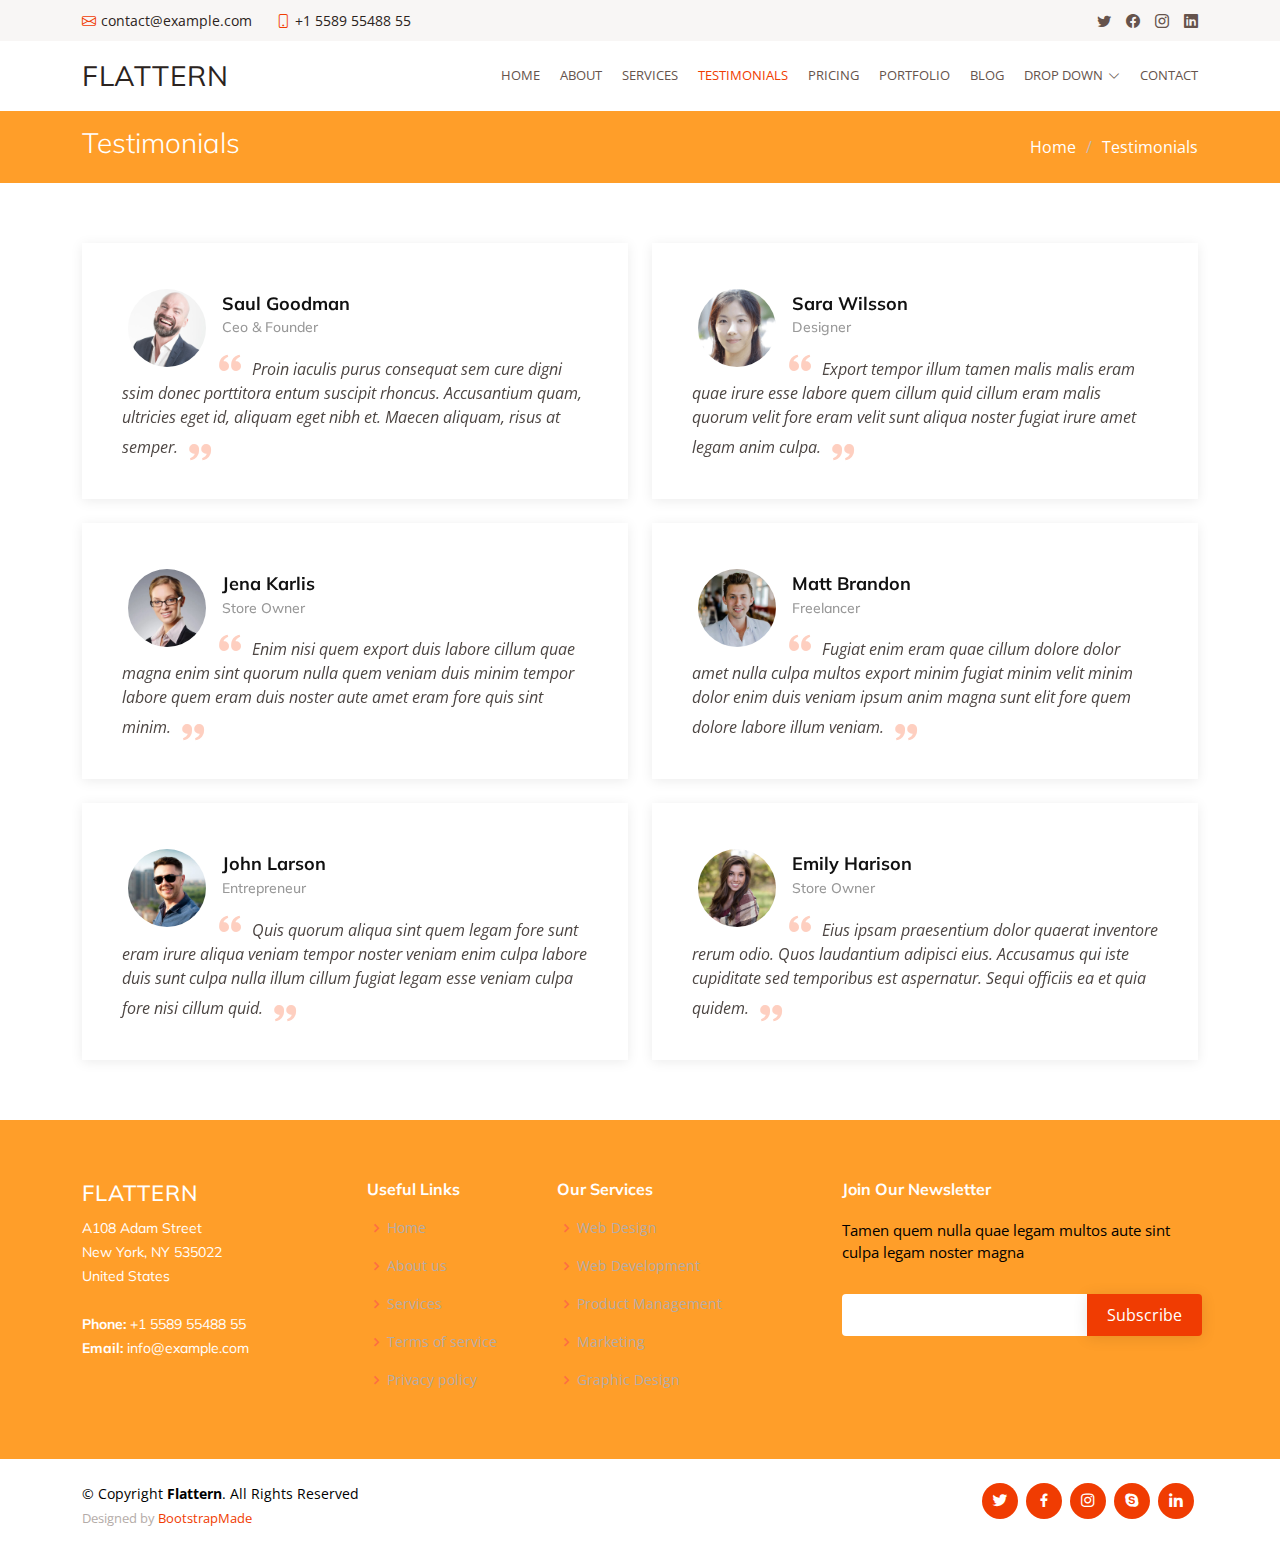
<file: testimonials.html>
<!DOCTYPE html>
<html lang="en">

<head>
  <meta charset="utf-8">
  <meta content="width=device-width, initial-scale=1.0" name="viewport">

  <title>Testimonials - Flattern Bootstrap Template</title>
  <meta content="" name="description">
  <meta content="" name="keywords">

  <!-- Favicons -->
  <link href="assets/img/favicon.png" rel="icon">
  <link href="assets/img/apple-touch-icon.png" rel="apple-touch-icon">

  <!-- Google Fonts -->
  <link href="https://fonts.googleapis.com/css?family=Open+Sans:300,300i,400,400i,600,600i,700,700i|Muli:300,300i,400,400i,500,500i,600,600i,700,700i|Poppins:300,300i,400,400i,500,500i,600,600i,700,700i" rel="stylesheet">

  <!-- Vendor CSS Files -->
  <link href="assets/vendor/animate.css/animate.min.css" rel="stylesheet">
  <link href="assets/vendor/aos/aos.css" rel="stylesheet">
  <link href="assets/vendor/bootstrap/css/bootstrap.min.css" rel="stylesheet">
  <link href="assets/vendor/bootstrap-icons/bootstrap-icons.css" rel="stylesheet">
  <link href="assets/vendor/boxicons/css/boxicons.min.css" rel="stylesheet">
  <link href="assets/vendor/glightbox/css/glightbox.min.css" rel="stylesheet">
  <link href="assets/vendor/swiper/swiper-bundle.min.css" rel="stylesheet">

  <!-- Template Main CSS File -->
  <link href="assets/css/style.css" rel="stylesheet">

  <!-- =======================================================
  * Template Name: Flattern - v4.7.0
  * Template URL: https://bootstrapmade.com/flattern-multipurpose-bootstrap-template/
  * Author: BootstrapMade.com
  * License: https://bootstrapmade.com/license/
  ======================================================== -->
</head>

<body>

  <!-- ======= Top Bar ======= -->
  <section id="topbar" class="d-flex align-items-center">
    <div class="container d-flex justify-content-center justify-content-md-between">
      <div class="contact-info d-flex align-items-center">
        <i class="bi bi-envelope d-flex align-items-center"><a href="mailto:contact@example.com">contact@example.com</a></i>
        <i class="bi bi-phone d-flex align-items-center ms-4"><span>+1 5589 55488 55</span></i>
      </div>
      <div class="social-links d-none d-md-flex align-items-center">
        <a href="#" class="twitter"><i class="bi bi-twitter"></i></a>
        <a href="#" class="facebook"><i class="bi bi-facebook"></i></a>
        <a href="#" class="instagram"><i class="bi bi-instagram"></i></a>
        <a href="#" class="linkedin"><i class="bi bi-linkedin"></i></i></a>
      </div>
    </div>
  </section>

  <!-- ======= Header ======= -->
  <header id="header" class="d-flex align-items-center">
    <div class="container d-flex justify-content-between">

      <div class="logo">
        <h1 class="text-light"><a href="index.html">Flattern</a></h1>
        <!-- Uncomment below if you prefer to use an image logo -->
        <!-- <a href="index.html"><img src="assets/img/logo.png" alt="" class="img-fluid"></a>-->
      </div>

      <nav id="navbar" class="navbar">
        <ul>
          <li><a href="index.html">Home</a></li>
          <li><a href="about.html">About</a></li>
          <li><a href="services.html">Services</a></li>
          <li><a class="active" href="testimonials.html">Testimonials</a></li>
          <li><a href="pricing.html">Pricing</a></li>
          <li><a href="portfolio.html">Portfolio</a></li>
          <li><a href="blog.html">Blog</a></li>
          <li class="dropdown"><a href="#"><span>Drop Down</span> <i class="bi bi-chevron-down"></i></a>
            <ul>
              <li><a href="#">Drop Down 1</a></li>
              <li class="dropdown"><a href="#"><span>Deep Drop Down</span> <i class="bi bi-chevron-right"></i></a>
                <ul>
                  <li><a href="#">Deep Drop Down 1</a></li>
                  <li><a href="#">Deep Drop Down 2</a></li>
                  <li><a href="#">Deep Drop Down 3</a></li>
                  <li><a href="#">Deep Drop Down 4</a></li>
                  <li><a href="#">Deep Drop Down 5</a></li>
                </ul>
              </li>
              <li><a href="#">Drop Down 2</a></li>
              <li><a href="#">Drop Down 3</a></li>
              <li><a href="#">Drop Down 4</a></li>
            </ul>
          </li>
          <li><a href="contact.html">Contact</a></li>
        </ul>
        <i class="bi bi-list mobile-nav-toggle"></i>
      </nav><!-- .navbar -->

    </div>
  </header><!-- End Header -->

  <main id="main">

    <!-- ======= Breadcrumbs ======= -->
    <section id="breadcrumbs" class="breadcrumbs">
      <div class="container">

        <div class="d-flex justify-content-between align-items-center">
          <h2>Testimonials</h2>
          <ol>
            <li><a href="index.html">Home</a></li>
            <li>Testimonials</li>
          </ol>
        </div>

      </div>
    </section><!-- End Breadcrumbs -->

    <!-- ======= Testimonials Section ======= -->
    <section id="testimonials" class="testimonials">
      <div class="container">

        <div class="row">

          <div class="col-lg-6" data-aos="fade-up">
            <div class="testimonial-item">
              <img src="assets/img/testimonials/testimonials-1.jpg" class="testimonial-img" alt="">
              <h3>Saul Goodman</h3>
              <h4>Ceo &amp; Founder</h4>
              <p>
                <i class="bx bxs-quote-alt-left quote-icon-left"></i>
                Proin iaculis purus consequat sem cure digni ssim donec porttitora entum suscipit rhoncus. Accusantium quam, ultricies eget id, aliquam eget nibh et. Maecen aliquam, risus at semper.
                <i class="bx bxs-quote-alt-right quote-icon-right"></i>
              </p>
            </div>
          </div>

          <div class="col-lg-6" data-aos="fade-up" data-aos-delay="100">
            <div class="testimonial-item mt-4 mt-lg-0">
              <img src="assets/img/testimonials/testimonials-2.jpg" class="testimonial-img" alt="">
              <h3>Sara Wilsson</h3>
              <h4>Designer</h4>
              <p>
                <i class="bx bxs-quote-alt-left quote-icon-left"></i>
                Export tempor illum tamen malis malis eram quae irure esse labore quem cillum quid cillum eram malis quorum velit fore eram velit sunt aliqua noster fugiat irure amet legam anim culpa.
                <i class="bx bxs-quote-alt-right quote-icon-right"></i>
              </p>
            </div>
          </div>

          <div class="col-lg-6" data-aos="fade-up" data-aos-delay="200">
            <div class="testimonial-item mt-4">
              <img src="assets/img/testimonials/testimonials-3.jpg" class="testimonial-img" alt="">
              <h3>Jena Karlis</h3>
              <h4>Store Owner</h4>
              <p>
                <i class="bx bxs-quote-alt-left quote-icon-left"></i>
                Enim nisi quem export duis labore cillum quae magna enim sint quorum nulla quem veniam duis minim tempor labore quem eram duis noster aute amet eram fore quis sint minim.
                <i class="bx bxs-quote-alt-right quote-icon-right"></i>
              </p>
            </div>
          </div>

          <div class="col-lg-6" data-aos="fade-up" data-aos-delay="300">
            <div class="testimonial-item mt-4">
              <img src="assets/img/testimonials/testimonials-4.jpg" class="testimonial-img" alt="">
              <h3>Matt Brandon</h3>
              <h4>Freelancer</h4>
              <p>
                <i class="bx bxs-quote-alt-left quote-icon-left"></i>
                Fugiat enim eram quae cillum dolore dolor amet nulla culpa multos export minim fugiat minim velit minim dolor enim duis veniam ipsum anim magna sunt elit fore quem dolore labore illum veniam.
                <i class="bx bxs-quote-alt-right quote-icon-right"></i>
              </p>
            </div>
          </div>

          <div class="col-lg-6" data-aos="fade-up" data-aos-delay="400">
            <div class="testimonial-item mt-4">
              <img src="assets/img/testimonials/testimonials-5.jpg" class="testimonial-img" alt="">
              <h3>John Larson</h3>
              <h4>Entrepreneur</h4>
              <p>
                <i class="bx bxs-quote-alt-left quote-icon-left"></i>
                Quis quorum aliqua sint quem legam fore sunt eram irure aliqua veniam tempor noster veniam enim culpa labore duis sunt culpa nulla illum cillum fugiat legam esse veniam culpa fore nisi cillum quid.
                <i class="bx bxs-quote-alt-right quote-icon-right"></i>
              </p>
            </div>
          </div>

          <div class="col-lg-6" data-aos="fade-up" data-aos-delay="500">
            <div class="testimonial-item mt-4">
              <img src="assets/img/testimonials/testimonials-6.jpg" class="testimonial-img" alt="">
              <h3>Emily Harison</h3>
              <h4>Store Owner</h4>
              <p>
                <i class="bx bxs-quote-alt-left quote-icon-left"></i>
                Eius ipsam praesentium dolor quaerat inventore rerum odio. Quos laudantium adipisci eius. Accusamus qui iste cupiditate sed temporibus est aspernatur. Sequi officiis ea et quia quidem.
                <i class="bx bxs-quote-alt-right quote-icon-right"></i>
              </p>
            </div>
          </div>

        </div>

      </div>
    </section><!-- End Testimonials Section -->

  </main><!-- End #main -->

  <!-- ======= Footer ======= -->
  <footer id="footer">

    <div class="footer-top">
      <div class="container">
        <div class="row">

          <div class="col-lg-3 col-md-6 footer-contact">
            <h3>Flattern</h3>
            <p>
              A108 Adam Street <br>
              New York, NY 535022<br>
              United States <br><br>
              <strong>Phone:</strong> +1 5589 55488 55<br>
              <strong>Email:</strong> info@example.com<br>
            </p>
          </div>

          <div class="col-lg-2 col-md-6 footer-links">
            <h4>Useful Links</h4>
            <ul>
              <li><i class="bx bx-chevron-right"></i> <a href="#">Home</a></li>
              <li><i class="bx bx-chevron-right"></i> <a href="#">About us</a></li>
              <li><i class="bx bx-chevron-right"></i> <a href="#">Services</a></li>
              <li><i class="bx bx-chevron-right"></i> <a href="#">Terms of service</a></li>
              <li><i class="bx bx-chevron-right"></i> <a href="#">Privacy policy</a></li>
            </ul>
          </div>

          <div class="col-lg-3 col-md-6 footer-links">
            <h4>Our Services</h4>
            <ul>
              <li><i class="bx bx-chevron-right"></i> <a href="#">Web Design</a></li>
              <li><i class="bx bx-chevron-right"></i> <a href="#">Web Development</a></li>
              <li><i class="bx bx-chevron-right"></i> <a href="#">Product Management</a></li>
              <li><i class="bx bx-chevron-right"></i> <a href="#">Marketing</a></li>
              <li><i class="bx bx-chevron-right"></i> <a href="#">Graphic Design</a></li>
            </ul>
          </div>

          <div class="col-lg-4 col-md-6 footer-newsletter">
            <h4>Join Our Newsletter</h4>
            <p>Tamen quem nulla quae legam multos aute sint culpa legam noster magna</p>
            <form action="" method="post">
              <input type="email" name="email"><input type="submit" value="Subscribe">
            </form>
          </div>

        </div>
      </div>
    </div>

    <div class="container d-md-flex py-4">

      <div class="me-md-auto text-center text-md-start">
        <div class="copyright">
          &copy; Copyright <strong><span>Flattern</span></strong>. All Rights Reserved
        </div>
        <div class="credits">
          <!-- All the links in the footer should remain intact. -->
          <!-- You can delete the links only if you purchased the pro version. -->
          <!-- Licensing information: https://bootstrapmade.com/license/ -->
          <!-- Purchase the pro version with working PHP/AJAX contact form: https://bootstrapmade.com/flattern-multipurpose-bootstrap-template/ -->
          Designed by <a href="https://bootstrapmade.com/">BootstrapMade</a>
        </div>
      </div>
      <div class="social-links text-center text-md-right pt-3 pt-md-0">
        <a href="#" class="twitter"><i class="bx bxl-twitter"></i></a>
        <a href="#" class="facebook"><i class="bx bxl-facebook"></i></a>
        <a href="#" class="instagram"><i class="bx bxl-instagram"></i></a>
        <a href="#" class="google-plus"><i class="bx bxl-skype"></i></a>
        <a href="#" class="linkedin"><i class="bx bxl-linkedin"></i></a>
      </div>
    </div>
  </footer><!-- End Footer -->

  <a href="#" class="back-to-top d-flex align-items-center justify-content-center"><i class="bi bi-arrow-up-short"></i></a>

  <!-- Vendor JS Files -->
  <script src="assets/vendor/aos/aos.js"></script>
  <script src="assets/vendor/bootstrap/js/bootstrap.bundle.min.js"></script>
  <script src="assets/vendor/glightbox/js/glightbox.min.js"></script>
  <script src="assets/vendor/isotope-layout/isotope.pkgd.min.js"></script>
  <script src="assets/vendor/swiper/swiper-bundle.min.js"></script>
  <script src="assets/vendor/waypoints/noframework.waypoints.js"></script>
  <script src="assets/vendor/php-email-form/validate.js"></script>

  <!-- Template Main JS File -->
  <script src="assets/js/main.js"></script>

</body>

</html>
</file>
<file: assets/css/style.css>
/**
* Template Name: Flattern - v4.7.0
* Template URL: https://bootstrapmade.com/flattern-multipurpose-bootstrap-template/
* Author: BootstrapMade.com
* License: https://bootstrapmade.com/license/
*/

/*--------------------------------------------------------------
# General
--------------------------------------------------------------*/
body {
  font-family: "Open Sans", sans-serif;
  color: #4d4643;
}

a {
  color: #f03c02;
  text-decoration: none;
}

a:hover {
  color: #fd5c28;
  text-decoration: none;
}

h1,
h2,
h3,
h4,
h5,
h6 {
  font-family: "Muli", sans-serif;
}

/*--------------------------------------------------------------
# Back to top button
--------------------------------------------------------------*/
.back-to-top {
  position: fixed;
  visibility: hidden;
  opacity: 0;
  right: 15px;
  bottom: 15px;
  z-index: 996;
  background: #f03c02;
  width: 40px;
  height: 40px;
  border-radius: 4px;
  transition: all 0.4s;
}

.back-to-top i {
  font-size: 28px;
  color: #fff;
  line-height: 0;
}

.back-to-top:hover {
  background: #fd541e;
  color: #fff;
}

.back-to-top.active {
  visibility: visible;
  opacity: 1;
}

/*--------------------------------------------------------------
# Disable AOS delay on mobile
--------------------------------------------------------------*/
@media screen and (max-width: 768px) {
  [data-aos-delay] {
    transition-delay: 0 !important;
  }
}

/*--------------------------------------------------------------
# Top Bar
--------------------------------------------------------------*/
#topbar {
  background: #f8f6f5;
  padding: 10px 0;
  font-size: 14px;
}

#topbar .contact-info i {
  font-style: normal;
  color: #f03c02;
}

#topbar .contact-info i a,
#topbar .contact-info i span {
  padding-left: 5px;
  color: #2b2320;
}

#topbar .contact-info i a {
  line-height: 0;
  transition: 0.3s;
}

#topbar .contact-info i a:hover {
  color: #f03c02;
}

#topbar .social-links a {
  color: #65534c;
  line-height: 0;
  transition: 0.3s;
  margin-left: 15px;
}

#topbar .social-links a:hover {
  color: #f03c02;
}

/*--------------------------------------------------------------
# Header
--------------------------------------------------------------*/
#header {
  height: 70px;
  transition: all 0.5s;
  z-index: 997;
  transition: all 0.5s;
  background: #fff;
}

#header.fixed-top {
  box-shadow: 0px 0px 20px 0px rgba(0, 0, 0, 0.1);
}

#header .logo h1 {
  font-size: 28px;
  margin: 0;
  padding: 10px 0;
  line-height: 1;
  font-weight: 400;
  letter-spacing: 1px;
  text-transform: uppercase;
}

#header .logo h1 a,
#header .logo h1 a:hover {
  color: #2b2320;
  text-decoration: none;
}

#header .logo img {
  padding: 0;
  margin: 0;
  max-height: 40px;
}

.scrolled-offset {
  margin-top: 70px;
}

/*--------------------------------------------------------------
# Navigation Menu
--------------------------------------------------------------*/
/**
* Desktop Navigation 
*/
.navbar {
  padding: 0;
}

.navbar ul {
  margin: 0;
  padding: 0;
  display: flex;
  list-style: none;
  align-items: center;
}

.navbar li {
  position: relative;
}

.navbar a,
.navbar a:focus {
  display: flex;
  align-items: center;
  justify-content: space-between;
  padding: 10px 0 10px 20px;
  font-size: 13px;
  color: #65534c;
  white-space: nowrap;
  text-transform: uppercase;
  transition: 0.3s;
}

.navbar a i,
.navbar a:focus i {
  font-size: 12px;
  line-height: 0;
  margin-left: 5px;
}

.navbar a:hover,
.navbar .active,
.navbar .active:focus,
.navbar li:hover>a {
  color: #f03c02;
}

.navbar .getstarted,
.navbar .getstarted:focus {
  background: #f03c02;
  padding: 8px 20px;
  margin-left: 30px;
  border-radius: 4px;
  color: #fff;
}

.navbar .getstarted:hover,
.navbar .getstarted:focus:hover {
  color: #fff;
  background: #fd490f;
}

.navbar .dropdown ul {
  display: block;
  position: absolute;
  left: 14px;
  top: calc(100% + 30px);
  margin: 0;
  padding: 10px 0;
  z-index: 99;
  opacity: 0;
  visibility: hidden;
  background: #fff;
  box-shadow: 0px 0px 30px rgba(127, 137, 161, 0.25);
  transition: 0.3s;
}

.navbar .dropdown ul li {
  min-width: 200px;
}

.navbar .dropdown ul a {
  padding: 10px 20px;
  font-size: 13px;
  text-transform: none;
  font-weight: 500;
  color: #581601;
}

.navbar .dropdown ul a i {
  font-size: 12px;
}

.navbar .dropdown ul a:hover,
.navbar .dropdown ul .active:hover,
.navbar .dropdown ul li:hover>a {
  color: #f03c02;
}

.navbar .dropdown:hover>ul {
  opacity: 1;
  top: 100%;
  visibility: visible;
}

.navbar .dropdown .dropdown ul {
  top: 0;
  left: calc(100% - 30px);
  visibility: hidden;
}

.navbar .dropdown .dropdown:hover>ul {
  opacity: 1;
  top: 0;
  left: 100%;
  visibility: visible;
}

@media (max-width: 1366px) {
  .navbar .dropdown .dropdown ul {
    left: -90%;
  }

  .navbar .dropdown .dropdown:hover>ul {
    left: -100%;
  }
}

/**
* Mobile Navigation 
*/
.mobile-nav-toggle {
  color: #2b2320;
  font-size: 28px;
  cursor: pointer;
  display: none;
  line-height: 0;
  transition: 0.5s;
}

.mobile-nav-toggle.bi-x {
  color: #fff;
}

@media (max-width: 991px) {
  .mobile-nav-toggle {
    display: block;
  }

  .navbar ul {
    display: none;
  }
}

.navbar-mobile {
  position: fixed;
  overflow: hidden;
  top: 0;
  right: 0;
  left: 0;
  bottom: 0;
  background: rgba(14, 11, 10, 0.9);
  transition: 0.3s;
  z-index: 999;
}

.navbar-mobile .mobile-nav-toggle {
  position: absolute;
  top: 15px;
  right: 15px;
}

.navbar-mobile ul {
  display: block;
  position: absolute;
  top: 55px;
  right: 15px;
  bottom: 15px;
  left: 15px;
  padding: 10px 0;
  background-color: #fff;
  overflow-y: auto;
  transition: 0.3s;
}

.navbar-mobile a,
.navbar-mobile a:focus {
  padding: 10px 20px;
  font-size: 15px;
  color: #581601;
}

.navbar-mobile a:hover,
.navbar-mobile .active,
.navbar-mobile li:hover>a {
  color: #f03c02;
}

.navbar-mobile .getstarted,
.navbar-mobile .getstarted:focus {
  margin: 15px;
}

.navbar-mobile .dropdown ul {
  position: static;
  display: none;
  margin: 10px 20px;
  padding: 10px 0;
  z-index: 99;
  opacity: 1;
  visibility: visible;
  background: #fff;
  box-shadow: 0px 0px 30px rgba(127, 137, 161, 0.25);
}

.navbar-mobile .dropdown ul li {
  min-width: 200px;
}

.navbar-mobile .dropdown ul a {
  padding: 10px 20px;
}

.navbar-mobile .dropdown ul a i {
  font-size: 12px;
}

.navbar-mobile .dropdown ul a:hover,
.navbar-mobile .dropdown ul .active:hover,
.navbar-mobile .dropdown ul li:hover>a {
  color: #f03c02;
}

.navbar-mobile .dropdown>.dropdown-active {
  display: block;
}

/*--------------------------------------------------------------
# Hero Section
--------------------------------------------------------------*/
#hero {
  width: 100%;
  height: 70vh;
  overflow: hidden;
  position: relative;
  padding: 0;
}

#hero .carousel,
#hero .carousel-inner,
#hero .carousel-item,
#hero .carousel-item::before {
  background-size: cover;
  background-position: center;
  background-repeat: no-repeat;
  position: absolute;
  top: 0;
  right: 0;
  left: 0;
  bottom: 0;
}

#hero .carousel-container {
  display: flex;
  align-items: flex-end;
  justify-content: center;
  position: absolute;
  bottom: 60px;
  top: 110px;
  left: 50px;
  right: 50px;
}

/* #hero .carousel-content { */
background: rgba(28, 23, 21, 0.7);
padding: 20px;
color: #fff;
-webkit-animation-duration: 0.5s;
animation-duration: 0.5s;
border-top: 5px solid #f03c02;
}

#hero .carousel-content h2 {
  color: #fff;
  margin-bottom: 30px;
  font-size: 28px;
  font-weight: 700;
}

#hero .btn-get-started {
  font-family: "Muli", sans-serif;
  font-weight: 500;
  font-size: 14px;
  letter-spacing: 1px;
  display: inline-block;
  padding: 12px 32px;
  border-radius: 4px;
  transition: 0.5s;
  line-height: 1;
  margin: 10px;
  color: #fff;
  -webkit-animation-delay: 0.8s;
  animation-delay: 0.8s;
  border: 2px solid #f03c02;
}

#hero .btn-get-started:hover {
  background: #f03c02;
  color: #fff;
  text-decoration: none;
}

#hero .carousel-inner .carousel-item {
  transition-property: opacity;
}

#hero .carousel-inner .carousel-item,
#hero .carousel-inner .active.carousel-item-start,
#hero .carousel-inner .active.carousel-item-end {
  opacity: 0;
}

#hero .carousel-inner .active,
#hero .carousel-inner .carousel-item-next.carousel-item-start,
#hero .carousel-inner .carousel-item-prev.carousel-item-end {
  opacity: 1;
  transition: 0.5s;
}

#hero .carousel-inner .carousel-item-next,
#hero .carousel-inner .carousel-item-prev,
#hero .carousel-inner .active.carousel-item-start,
#hero .carousel-inner .active.carousel-item-end {
  left: 0;
  transform: translate3d(0, 0, 0);
}

#hero .carousel-control-prev,
#hero .carousel-control-next {
  width: 10%;
}

#hero .carousel-control-next-icon,
#hero .carousel-control-prev-icon {
  background: none;
  font-size: 48px;
  line-height: 1;
  width: auto;
  height: auto;
}

#hero .carousel-indicators li {
  cursor: pointer;
}

@media (min-width: 1024px) {
  #hero .carousel-content {
    width: 60%;
  }

  #hero .carousel-control-prev,
  #hero .carousel-control-next {
    width: 5%;
  }
}

@media (max-width: 992px) {
  #hero {
    height: calc(100vh - 70px);
  }

  #hero .carousel-content h2 {
    margin-bottom: 15px;
    font-size: 22px;
  }

  #hero .carousel-content p {
    font-size: 15px;
  }
}

@media (max-height: 500px) {
  #hero {
    height: 120vh;
  }
}

/*--------------------------------------------------------------
# Sections General
--------------------------------------------------------------*/
section {
  padding: 60px 0;
  overflow: hidden;
}

.section-bg {
  background-color: #f6f3f2;
}

.section-title {
  padding-bottom: 30px;
  text-align: center;
}

.section-title h2 {
  font-size: 28px;
  font-weight: 300;
  margin-bottom: 20px;
  padding-bottom: 0;
  color: #65534c;
}

.section-title h2 strong {
  font-weight: 700;
}

.section-title p {
  margin-bottom: 0;
}

/*--------------------------------------------------------------
# Breadcrumbs
--------------------------------------------------------------*/
.breadcrumbs {
  padding: 15px 0;
  background: #ff9e29;
  min-height: 40px;
}

.breadcrumbs h2 {
  font-size: 28px;
  font-weight: 300;
  color: #fff;
}

.breadcrumbs ol {
  display: flex;
  flex-wrap: wrap;
  list-style: none;
  padding: 0;
  margin: 0;
  color: #ffffff;
}

.breadcrumbs ol a {
  color: #ffffff;
}

.breadcrumbs ol li+li {
  padding-left: 10px;
}

.breadcrumbs ol li+li::before {
  display: inline-block;
  padding-right: 10px;
  color: #c8bab5;
  content: "/";
}

@media (max-width: 768px) {
  .breadcrumbs .d-flex {
    display: block !important;
  }

  .breadcrumbs ol {
    display: block;
  }

  .breadcrumbs ol li {
    display: inline-block;
  }
}

/*--------------------------------------------------------------
# Cta
--------------------------------------------------------------*/
.cta {
  background: #f3f1f0;
  padding: 60px 0;
  color: #574741;
}

.cta h3 {
  font-size: 28px;
  font-weight: 700;
}

.cta h3 span {
  color: #f03c02;
}

.cta p {
  padding: 0;
  margin: 0;
}

.cta .cta-btn {
  font-family: "Poppins", sans-serif;
  text-transform: uppercase;
  font-weight: 500;
  font-size: 14px;
  letter-spacing: 1px;
  display: inline-block;
  padding: 10px 25px;
  border-radius: 2px;
  transition: 0.4s;
  margin: 10px;
  border-radius: 4px;
  border: 2px solid #f03c02;
  color: #f03c02;
  background: #fff;
}

.cta .cta-btn:hover {
  background: #f03c02;
  color: #fff;
}

@media (max-width: 1024px) {
  .cta {
    background-attachment: scroll;
  }
}

@media (min-width: 769px) {
  .cta .cta-btn-container {
    display: flex;
    align-items: center;
    justify-content: flex-end;
  }
}

about

/*--------------------------------------------------------------
# Services
--------------------------------------------------------------*/
.services .icon-box {
  padding: 50px 20px;
  margin-top: 35px;
  margin-bottom: 25px;
  text-align: center;
  border: 1px solid #ebe6e4;
  height: 200px;
  position: relative;
  background: #faf9f8;
}

.services .icon {
  position: absolute;
  top: -36px;
  left: calc(50% - 36px);
  transition: 0.2s;
  border-radius: 50%;
  border: 6px solid #fff;
  display: flex;
  justify-content: center;
  align-items: center;
  text-align: center;
  width: 72px;
  height: 72px;
  background: #f03c02;
}

.services .icon i {
  color: #fff;
  font-size: 24px;
  line-height: 0;
}

.services .title {
  font-weight: 700;
  margin-bottom: 15px;
  font-size: 18px;
  text-transform: uppercase;
}

.services .title a {
  color: #343a40;
}

.services .icon-box:hover .icon {
  background: #fff;
  border: 2px solid #f03c02;
}

.services .icon-box:hover .icon i {
  color: #f03c02;
}

.services .icon-box:hover .title a {
  color: #f03c02;
}

.services .description {
  line-height: 24px;
  font-size: 14px;
}

/*--------------------------------------------------------------
# Portfolio
--------------------------------------------------------------*/
.portfolio #portfolio-flters {
  padding: 0;
  margin: 0 auto 50px auto;
  list-style: none;
  text-align: center;
}

.portfolio #portfolio-flters li {
  cursor: pointer;
  display: inline-block;
  padding: 8px 20px 10px 20px;
  font-size: 14px;
  font-weight: 400;
  line-height: 1;
  text-transform: uppercase;
  color: #4d4643;
  transition: all 0.3s;
  border-radius: 50px;
}

.portfolio #portfolio-flters li:hover,
.portfolio #portfolio-flters li.filter-active {
  color: #fff;
  background: #f03c02;
}

.portfolio #portfolio-flters li:last-child {
  margin-right: 0;
}

.portfolio .portfolio-item {
  margin-bottom: 30px;
}

.portfolio .portfolio-item .portfolio-info {
  opacity: 0;
  position: absolute;
  left: 30px;
  right: 30px;
  bottom: 0;
  z-index: 3;
  transition: all ease-in-out 0.3s;
  background: rgba(255, 255, 255, 0.9);
  padding: 15px;
}

.portfolio .portfolio-item .portfolio-info h4 {
  font-size: 18px;
  color: #fff;
  font-weight: 600;
  color: #2b2320;
}

.portfolio .portfolio-item .portfolio-info p {
  color: #65534c;
  font-size: 14px;
  margin-bottom: 0;
}

.portfolio .portfolio-item .portfolio-info .preview-link,
.portfolio .portfolio-item .portfolio-info .details-link {
  position: absolute;
  right: 40px;
  font-size: 24px;
  top: calc(50% - 18px);
  color: #483b36;
}

.portfolio .portfolio-item .portfolio-info .preview-link:hover,
.portfolio .portfolio-item .portfolio-info .details-link:hover {
  color: #f03c02;
}

.portfolio .portfolio-item .portfolio-info .details-link {
  right: 10px;
}

.portfolio .portfolio-item .portfolio-links {
  opacity: 0;
  left: 0;
  right: 0;
  text-align: center;
  z-index: 3;
  position: absolute;
  transition: all ease-in-out 0.3s;
}

.portfolio .portfolio-item .portfolio-links a {
  color: #fff;
  margin: 0 2px;
  font-size: 28px;
  display: inline-block;
  transition: 0.3s;
}

.portfolio .portfolio-item .portfolio-links a:hover {
  color: #fe825a;
}

.portfolio .portfolio-item:hover .portfolio-info {
  opacity: 1;
  bottom: 20px;
}

/*--------------------------------------------------------------
# Portfolio Details
--------------------------------------------------------------*/
.portfolio-details {
  padding-top: 40px;
}

.portfolio-details .portfolio-details-slider img {
  width: 100%;
}

.portfolio-details .portfolio-details-slider .swiper-pagination {
  margin-top: 20px;
  position: relative;
}

.portfolio-details .portfolio-details-slider .swiper-pagination .swiper-pagination-bullet {
  width: 12px;
  height: 12px;
  background-color: #fff;
  opacity: 1;
  border: 1px solid #f03c02;
}

.portfolio-details .portfolio-details-slider .swiper-pagination .swiper-pagination-bullet-active {
  background-color: #f03c02;
}

.portfolio-details .portfolio-info {
  padding: 30px;
  box-shadow: 0px 0 30px rgba(43, 35, 32, 0.08);
}

.portfolio-details .portfolio-info h3 {
  font-size: 22px;
  font-weight: 700;
  margin-bottom: 20px;
  padding-bottom: 20px;
  border-bottom: 1px solid #eee;
}

.portfolio-details .portfolio-info ul {
  list-style: none;
  padding: 0;
  font-size: 15px;
}

.portfolio-details .portfolio-info ul li+li {
  margin-top: 10px;
}

.portfolio-details .portfolio-description {
  padding-top: 30px;
}

.portfolio-details .portfolio-description h2 {
  font-size: 26px;
  font-weight: 700;
  margin-bottom: 20px;
}

.portfolio-details .portfolio-description p {
  padding: 0;
}

/*--------------------------------------------------------------
# Clients
--------------------------------------------------------------*/
.clients .clients-wrap {
  border-top: 1px solid #f1eeed;
  border-left: 1px solid #f1eeed;
}

.clients .client-logo {
  padding: 20px;
  display: flex;
  justify-content: center;
  align-items: center;
  border-right: 1px solid #f1eeed;
  border-bottom: 1px solid #f1eeed;
  overflow: hidden;
  background: #fff;
  height: 100px;
}

.clients .client-logo img {
  transition: all 0.3s ease-in-out;
  height: 36px;
  filter: grayscale(100%);
}

.clients .client-logo:hover img {
  filter: none;
  transform: scale(1.1);
}

/*--------------------------------------------------------------
# About Us
--------------------------------------------------------------*/
.about-us .content {
  padding: 30px 0;
}

.about-us .content h3 {
  font-weight: 700;
  font-size: 34px;
}

.about-us .content p {
  margin-bottom: 0;
}

.about-us .content .icon-box {
  margin-top: 25px;
}

.about-us .content .icon-box h4 {
  font-size: 20px;
  font-weight: 700;
  margin: 5px 0 10px 60px;
}

.about-us .content .icon-box i {
  font-size: 48px;
  float: left;
  color: #f03c02;
}

.about-us .content .icon-box p {
  font-size: 15px;
  color: #90847f;
  margin-left: 60px;
}

.about-us .image {
  background: url("../img/consept.jpg") center center no-repeat;
  background-size: cover;
  min-height: 400px;
}

@media (max-width: 991px) {
  .about-us .image {
    text-align: center;
  }

  .about-us .image img {
    max-width: 80%;
  }
}

@media (max-width: 667px) {
  .about-us .image img {
    max-width: 100%;
  }
}

/*--------------------------------------------------------------
# Our Team
--------------------------------------------------------------*/
.team .member {
  margin-bottom: 20px;
  overflow: hidden;
  text-align: center;
  border-radius: 5px;
  background: #fff;
  box-shadow: 0px 2px 15px rgba(0, 0, 0, 0.1);
}

.team .member .member-img {
  position: relative;
  overflow: hidden;
}

.team .member .social {
  position: absolute;
  left: 0;
  bottom: 0;
  right: 0;
  height: 40px;
  opacity: 0;
  transition: ease-in-out 0.3s;
  background: rgba(255, 255, 255, 0.85);
  display: flex;
  align-items: center;
  justify-content: center;
}

.team .member .social a {
  transition: color 0.3s;
  color: #2b2320;
  margin: 0 10px;
  display: inline-flex;
  align-items: center;
  justify-content: center;
}

.team .member .social a:hover {
  color: #f03c02;
}

.team .member .social i {
  font-size: 18px;
  line-height: 0;
}

.team .member .member-info {
  padding: 25px 15px;
}

.team .member .member-info h4 {
  font-weight: 700;
  margin-bottom: 5px;
  font-size: 18px;
  color: #2b2320;
}

.team .member .member-info span {
  display: block;
  font-size: 13px;
  font-weight: 400;
  color: #b4aca8;
}

.team .member .member-info p {
  font-style: italic;
  font-size: 14px;
  line-height: 26px;
  color: #847872;
}

.team .member:hover .social {
  opacity: 1;
}

/*--------------------------------------------------------------
# Our Skills
--------------------------------------------------------------*/
.skills .progress {
  height: 50px;
  display: block;
  background: none;
}

.skills .progress .skill {
  padding: 0;
  margin: 0 0 6px 0;
  text-transform: uppercase;
  display: block;
  font-weight: 600;
  font-family: "Poppins", sans-serif;
  color: #2b2320;
}

.skills .progress .skill .val {
  float: right;
  font-style: normal;
}

.skills .progress-bar-wrap {
  background: #ded5d2;
}

.skills .progress-bar {
  width: 1px;
  height: 10px;
  transition: 0.9s;
  background-color: #f03c02;
}

/*--------------------------------------------------------------
# Features
--------------------------------------------------------------*/
.features {
  padding-top: 0;
}

.features .nav-tabs {
  border: 0;
}

.features .nav-link {
  border: 0;
  padding: 25px 20px;
  transition: 0.3s;
  color: #2b2320;
}

.features .nav-link:hover {
  color: #f03c02;
}

.features .nav-link h4 {
  font-size: 18px;
  font-weight: 600;
}

.features .nav-link p {
  font-size: 14px;
  margin-bottom: 0;
}

.features .nav-link.active {
  box-shadow: 0px 0 15px rgba(0, 0, 0, 0.12);
  color: #f03c02;
}

.features .tab-pane.active {
  -webkit-animation: slide-down 0.5s ease-out;
  animation: slide-down 0.5s ease-out;
}

@-webkit-keyframes slide-down {
  0% {
    opacity: 0;
  }

  100% {
    opacity: 1;
  }
}

@keyframes slide-down {
  0% {
    opacity: 0;
  }

  100% {
    opacity: 1;
  }
}

/*--------------------------------------------------------------
# Pricing
--------------------------------------------------------------*/
.pricing .box {
  padding: 20px;
  background: #f3f1f0;
  text-align: center;
  border-radius: 8px;
  position: relative;
  overflow: hidden;
}

.pricing h3 {
  font-weight: 400;
  padding: 15px;
  font-size: 18px;
  text-transform: uppercase;
  font-weight: 600;
  color: #2b2320;
}

.pricing h4 {
  font-size: 42px;
  color: #f03c02;
  font-weight: 500;
  font-family: "Open Sans", sans-serif;
  margin-bottom: 20px;
}

.pricing h4 sup {
  font-size: 20px;
  top: -15px;
  left: -3px;
}

.pricing h4 span {
  color: #bababa;
  font-size: 16px;
  font-weight: 300;
}

.pricing ul {
  padding: 0;
  list-style: none;
  color: #2b2320;
  text-align: center;
  line-height: 20px;
  font-size: 14px;
}

.pricing ul li {
  padding-bottom: 16px;
}

.pricing ul .na {
  color: #ccc;
  text-decoration: line-through;
}

.pricing .btn-wrap {
  padding: 15px;
  text-align: center;
}

.pricing .btn-buy {
  color: #9c847b;
  border: 2px solid #e9e3e1;
  display: inline-block;
  padding: 10px 40px 12px 40px;
  border-radius: 4px;
  transition: none;
  font-size: 14px;
  font-weight: 400;
  font-family: "Muli", sans-serif;
  font-weight: 600;
  transition: 0.3s;
}

.pricing .btn-buy:hover {
  color: #f03c02;
  border-color: #f03c02;
}

.pricing .featured {
  background: #fd5c28;
  box-shadow: none;
}

.pricing .featured h3,
.pricing .featured h4,
.pricing .featured h4 span,
.pricing .featured ul,
.pricing .featured ul .na {
  color: #fff;
}

.pricing .featured .btn-wrap {
  padding: 15px;
  text-align: center;
}

.pricing .featured .btn-buy {
  color: #fff;
  border-color: rgba(255, 255, 255, 0.5);
}

.pricing .featured .btn-buy:hover {
  color: #f03c02;
  background: #fff;
  border-color: #fff;
}

/*--------------------------------------------------------------
# Cta Pricing
--------------------------------------------------------------*/
.cta-pricing {
  background: #f3f1f0;
  color: #65534c;
}

.cta-pricing h3 {
  font-size: 28px;
  font-weight: 700;
}

.cta-pricing .cta-btn {
  font-family: "Poppins", sans-serif;
  text-transform: uppercase;
  font-weight: 500;
  font-size: 14px;
  letter-spacing: 1px;
  display: inline-block;
  padding: 10px 25px;
  border-radius: 2px;
  transition: 0.4s;
  margin: 10px;
  border-radius: 4px;
  border: 2px solid #f03c02;
  color: #f03c02;
  background: #fff;
}

.cta-pricing .cta-btn:hover {
  background: #f03c02;
  color: #fff;
}

/* menu追加分 */
.menu_bg {
  background-color: #fffed7;
}

dl.menu {
  width: 100%;
  font-size: 1rem;
}

dl.menu div {
  position: relative;
  display: flex;
  justify-content: space-between;
  margin: 5px 0;
  padding: 5px 0;
}

dl.menu div::after {
  content: "";
  display: block;
  position: absolute;
  top: 50%;
  z-index: 1;
  width: 100%;
  border-bottom: dotted 1px #000;
}

dl.menu dt {
  margin: 0;
  padding: 0 5px 0 0;
  background-color: #fffed7;
  z-index: 2;
  text-align: left;
}

dl.menu dd {
  margin: 0;
  padding: 0 0 0 5px;
  background-color: #fffed7;
  z-index: 2;
  text-align: right;
}

/* accses */
.col_bg {
  background-color: #fffed7;
}

/*--------------------------------------------------------------
# Testimonials
--------------------------------------------------------------*/
.testimonials .testimonials-carousel,
.testimonials .testimonials-slider {
  overflow: hidden;
}

.testimonials .testimonial-item {
  box-sizing: content-box;
  padding: 40px;
  box-shadow: 0px 2px 12px rgba(0, 0, 0, 0.08);
  position: relative;
  background: #fff;
}

.testimonials .testimonial-item .testimonial-img {
  width: 90px;
  border-radius: 50px;
  border: 6px solid #fff;
  float: left;
  margin: 0 10px 0 0;
}

.testimonials .testimonial-item h3 {
  font-size: 18px;
  font-weight: bold;
  margin: 10px 0 5px 0;
  color: #111;
}

.testimonials .testimonial-item h4 {
  font-size: 14px;
  color: #999;
  margin: 0;
}

.testimonials .testimonial-item .quote-icon-left,
.testimonials .testimonial-item .quote-icon-right {
  color: #fecfc0;
  font-size: 26px;
}

.testimonials .testimonial-item .quote-icon-left {
  display: inline-block;
  left: -5px;
  position: relative;
}

.testimonials .testimonial-item .quote-icon-right {
  display: inline-block;
  right: -5px;
  position: relative;
  top: 10px;
}

.testimonials .testimonial-item p {
  font-style: italic;
  margin: 15px 0 0 0;
  padding: 0;
}

/*--------------------------------------------------------------
# Contact
--------------------------------------------------------------*/
.contact .info-wrap {
  box-shadow: 0px 2px 15px rgba(0, 0, 0, 0.1);
  padding: 30px;
}

.contact .info {
  background: #fff;
}

.contact .info i {
  font-size: 20px;
  color: #f03c02;
  float: left;
  width: 44px;
  height: 44px;
  background: #ffeee8;
  display: flex;
  justify-content: center;
  align-items: center;
  border-radius: 50px;
  transition: all 0.3s ease-in-out;
}

.contact .info h4 {
  padding: 0 0 0 60px;
  font-size: 22px;
  font-weight: 600;
  margin-bottom: 5px;
  color: #2b2320;
}

.contact .info p {
  padding: 0 0 0 60px;
  margin-bottom: 0;
  font-size: 14px;
  color: #65534c;
}

.contact .info:hover i {
  background: #f03c02;
  color: #fff;
}

.contact .php-email-form {
  width: 100%;
  box-shadow: 0 0 24px 0 rgba(0, 0, 0, 0.12);
  padding: 30px;
  background: #fff;
}

.contact .php-email-form .form-group {
  padding-bottom: 8px;
}

.contact .php-email-form .error-message {
  display: none;
  color: #fff;
  background: #ed3c0d;
  text-align: left;
  padding: 15px;
  font-weight: 600;
}

.contact .php-email-form .error-message br+br {
  margin-top: 25px;
}

.contact .php-email-form .sent-message {
  display: none;
  color: #fff;
  background: #18d26e;
  text-align: center;
  padding: 15px;
  font-weight: 600;
}

.contact .php-email-form .loading {
  display: none;
  background: #fff;
  text-align: center;
  padding: 15px;
}

.contact .php-email-form .loading:before {
  content: "";
  display: inline-block;
  border-radius: 50%;
  width: 24px;
  height: 24px;
  margin: 0 10px -6px 0;
  border: 3px solid #18d26e;
  border-top-color: #eee;
  -webkit-animation: animate-loading 1s linear infinite;
  animation: animate-loading 1s linear infinite;
}

.contact .php-email-form input,
.contact .php-email-form textarea {
  border-radius: 0;
  box-shadow: none;
  font-size: 14px;
}

.contact .php-email-form input {
  height: 44px;
}

.contact .php-email-form textarea {
  padding: 10px 12px;
}

.contact .php-email-form button[type=submit] {
  background: #f03c02;
  border: 0;
  padding: 10px 24px;
  color: #fff;
  transition: 0.4s;
  border-radius: 4px;
}

.contact .php-email-form button[type=submit]:hover {
  background: #fd5c28;
}

@-webkit-keyframes animate-loading {
  0% {
    transform: rotate(0deg);
  }

  100% {
    transform: rotate(360deg);
  }
}

@keyframes animate-loading {
  0% {
    transform: rotate(0deg);
  }

  100% {
    transform: rotate(360deg);
  }
}

/*--------------------------------------------------------------
# Blog
--------------------------------------------------------------*/
.blog {
  padding: 40px 0 20px 0;
}

.blog .entry {
  padding: 30px;
  margin-bottom: 60px;
  box-shadow: 0 4px 16px rgba(0, 0, 0, 0.1);
}

.blog .entry .entry-img {
  max-height: 440px;
  margin: -30px -30px 20px -30px;
  overflow: hidden;
}

.blog .entry .entry-title {
  font-size: 28px;
  font-weight: bold;
  padding: 0;
  margin: 0 0 20px 0;
}

.blog .entry .entry-title a {
  color: #2b2320;
  transition: 0.3s;
}

.blog .entry .entry-title a:hover {
  color: #f03c02;
}

.blog .entry .entry-meta {
  margin-bottom: 15px;
  color: #9c847b;
}

.blog .entry .entry-meta ul {
  display: flex;
  flex-wrap: wrap;
  list-style: none;
  align-items: center;
  padding: 0;
  margin: 0;
}

.blog .entry .entry-meta ul li+li {
  padding-left: 20px;
}

.blog .entry .entry-meta i {
  font-size: 16px;
  margin-right: 8px;
  line-height: 0;
}

.blog .entry .entry-meta a {
  color: #847872;
  font-size: 14px;
  display: inline-block;
  line-height: 1;
}

.blog .entry .entry-content p {
  line-height: 24px;
}

.blog .entry .entry-content .read-more {
  -moz-text-align-last: right;
  text-align-last: right;
}

.blog .entry .entry-content .read-more a {
  display: inline-block;
  background: #f03c02;
  color: #fff;
  padding: 6px 20px;
  transition: 0.3s;
  font-size: 14px;
  border-radius: 4px;
}

.blog .entry .entry-content .read-more a:hover {
  background: #fd490f;
}

.blog .entry .entry-content h3 {
  font-size: 22px;
  margin-top: 30px;
  font-weight: bold;
}

.blog .entry .entry-content blockquote {
  overflow: hidden;
  background-color: #fafafa;
  padding: 60px;
  position: relative;
  text-align: center;
  margin: 20px 0;
}

.blog .entry .entry-content blockquote p {
  color: #4d4643;
  line-height: 1.6;
  margin-bottom: 0;
  font-style: italic;
  font-weight: 500;
  font-size: 22px;
}

.blog .entry .entry-content blockquote::after {
  content: "";
  position: absolute;
  left: 0;
  top: 0;
  bottom: 0;
  width: 3px;
  background-color: #2b2320;
  margin-top: 20px;
  margin-bottom: 20px;
}

.blog .entry .entry-footer {
  padding-top: 10px;
  border-top: 1px solid #e6e6e6;
}

.blog .entry .entry-footer i {
  color: #836a61;
  display: inline;
}

.blog .entry .entry-footer a {
  color: #3a2f2b;
  transition: 0.3s;
}

.blog .entry .entry-footer a:hover {
  color: #f03c02;
}

.blog .entry .entry-footer .cats {
  list-style: none;
  display: inline;
  padding: 0 20px 0 0;
  font-size: 14px;
}

.blog .entry .entry-footer .cats li {
  display: inline-block;
}

.blog .entry .entry-footer .tags {
  list-style: none;
  display: inline;
  padding: 0;
  font-size: 14px;
}

.blog .entry .entry-footer .tags li {
  display: inline-block;
}

.blog .entry .entry-footer .tags li+li::before {
  padding-right: 6px;
  color: #6c757d;
  content: ",";
}

.blog .entry .entry-footer .share {
  font-size: 16px;
}

.blog .entry .entry-footer .share i {
  padding-left: 5px;
}

.blog .entry-single {
  margin-bottom: 30px;
}

.blog .blog-author {
  padding: 20px;
  margin-bottom: 30px;
  box-shadow: 0 4px 16px rgba(0, 0, 0, 0.1);
}

.blog .blog-author img {
  width: 120px;
  margin-right: 20px;
}

.blog .blog-author h4 {
  font-weight: 600;
  font-size: 22px;
  margin-bottom: 0px;
  padding: 0;
  color: #2b2320;
}

.blog .blog-author .social-links {
  margin: 0 10px 10px 0;
}

.blog .blog-author .social-links a {
  color: rgba(43, 35, 32, 0.5);
  margin-right: 5px;
}

.blog .blog-author p {
  font-style: italic;
  color: #bfb9b6;
}

.blog .blog-comments {
  margin-bottom: 30px;
}

.blog .blog-comments .comments-count {
  font-weight: bold;
}

.blog .blog-comments .comment {
  margin-top: 30px;
  position: relative;
}

.blog .blog-comments .comment .comment-img {
  margin-right: 14px;
}

.blog .blog-comments .comment .comment-img img {
  width: 60px;
}

.blog .blog-comments .comment h5 {
  font-size: 16px;
  margin-bottom: 2px;
}

.blog .blog-comments .comment h5 a {
  font-weight: bold;
  color: #4d4643;
  transition: 0.3s;
}

.blog .blog-comments .comment h5 a:hover {
  color: #f03c02;
}

.blog .blog-comments .comment h5 .reply {
  padding-left: 10px;
  color: #2b2320;
}

.blog .blog-comments .comment h5 .reply i {
  font-size: 20px;
}

.blog .blog-comments .comment time {
  display: block;
  font-size: 14px;
  color: #483b36;
  margin-bottom: 5px;
}

.blog .blog-comments .comment.comment-reply {
  padding-left: 40px;
}

.blog .blog-comments .reply-form {
  margin-top: 30px;
  padding: 30px;
  box-shadow: 0 4px 16px rgba(0, 0, 0, 0.1);
}

.blog .blog-comments .reply-form h4 {
  font-weight: bold;
  font-size: 22px;
}

.blog .blog-comments .reply-form p {
  font-size: 14px;
}

.blog .blog-comments .reply-form input {
  border-radius: 4px;
  padding: 10px 10px;
  font-size: 14px;
}

.blog .blog-comments .reply-form input:focus {
  box-shadow: none;
  border-color: #fe825a;
}

.blog .blog-comments .reply-form textarea {
  border-radius: 4px;
  padding: 10px 10px;
  font-size: 14px;
}

.blog .blog-comments .reply-form textarea:focus {
  box-shadow: none;
  border-color: #fe825a;
}

.blog .blog-comments .reply-form .form-group {
  margin-bottom: 25px;
}

.blog .blog-comments .reply-form .btn-primary {
  border-radius: 4px;
  padding: 10px 20px;
  border: 0;
  background-color: #2b2320;
}

.blog .blog-comments .reply-form .btn-primary:hover {
  background-color: #3a2f2b;
}

.blog .blog-pagination {
  color: #65534c;
}

.blog .blog-pagination ul {
  display: flex;
  padding: 0;
  margin: 0;
  list-style: none;
}

.blog .blog-pagination li {
  margin: 0 5px;
  transition: 0.3s;
}

.blog .blog-pagination li a {
  color: #2b2320;
  padding: 7px 16px;
  display: flex;
  align-items: center;
  justify-content: center;
}

.blog .blog-pagination li.active,
.blog .blog-pagination li:hover {
  background: #f03c02;
}

.blog .blog-pagination li.active a,
.blog .blog-pagination li:hover a {
  color: #fff;
}

.blog .sidebar {
  padding: 30px;
  margin: 0 0 60px 20px;
  box-shadow: 0 4px 16px rgba(0, 0, 0, 0.1);
}

.blog .sidebar .sidebar-title {
  font-size: 20px;
  font-weight: 700;
  padding: 0 0 0 0;
  margin: 0 0 15px 0;
  color: #2b2320;
  position: relative;
}

.blog .sidebar .sidebar-item {
  margin-bottom: 30px;
}

.blog .sidebar .search-form form {
  background: #fff;
  border: 1px solid #ddd;
  padding: 3px 10px;
  position: relative;
}

.blog .sidebar .search-form form input[type=text] {
  border: 0;
  padding: 4px;
  border-radius: 4px;
  width: calc(100% - 40px);
}

.blog .sidebar .search-form form button {
  position: absolute;
  top: 0;
  right: 0;
  bottom: 0;
  border: 0;
  background: none;
  font-size: 16px;
  padding: 0 15px;
  margin: -1px;
  background: #f03c02;
  color: #fff;
  transition: 0.3s;
  border-radius: 0 4px 4px 0;
  line-height: 0;
}

.blog .sidebar .search-form form button i {
  line-height: 0;
}

.blog .sidebar .search-form form button:hover {
  background: #fd4509;
}

.blog .sidebar .categories ul {
  list-style: none;
  padding: 0;
}

.blog .sidebar .categories ul li+li {
  padding-top: 10px;
}

.blog .sidebar .categories ul a {
  color: #2b2320;
  transition: 0.3s;
}

.blog .sidebar .categories ul a:hover {
  color: #f03c02;
}

.blog .sidebar .categories ul a span {
  padding-left: 5px;
  color: #b4aca8;
  font-size: 14px;
}

.blog .sidebar .recent-posts .post-item+.post-item {
  margin-top: 15px;
}

.blog .sidebar .recent-posts img {
  width: 80px;
  float: left;
}

.blog .sidebar .recent-posts h4 {
  font-size: 15px;
  margin-left: 95px;
  font-weight: bold;
}

.blog .sidebar .recent-posts h4 a {
  color: #2b2320;
  transition: 0.3s;
}

.blog .sidebar .recent-posts h4 a:hover {
  color: #f03c02;
}

.blog .sidebar .recent-posts time {
  display: block;
  margin-left: 95px;
  font-style: italic;
  font-size: 14px;
  color: #b4aca8;
}

.blog .sidebar .tags {
  margin-bottom: -10px;
}

.blog .sidebar .tags ul {
  list-style: none;
  padding: 0;
}

.blog .sidebar .tags ul li {
  display: inline-block;
}

.blog .sidebar .tags ul a {
  color: #745f56;
  font-size: 14px;
  padding: 6px 14px;
  margin: 0 6px 8px 0;
  border: 1px solid #ded5d2;
  display: inline-block;
  transition: 0.3s;
}

.blog .sidebar .tags ul a:hover {
  color: #fff;
  border: 1px solid #f03c02;
  background: #f03c02;
}

.blog .sidebar .tags ul a span {
  padding-left: 5px;
  color: #c8bab5;
  font-size: 14px;
}

/*--------------------------------------------------------------
# Footer
--------------------------------------------------------------*/
#footer {
  color: #000000;
  font-size: 14px;
  background: #ffffff;
}

#footer .footer-top {
  padding: 60px 0 30px 0;
  background: rgb(255 158 41);
}

#footer .footer-top .footer-contact {
  margin-bottom: 30px;
}

#footer .footer-top .footer-contact h3 {
  font-size: 22px;
  margin: 0 0 10px 0;
  padding: 2px 0 2px 0;
  line-height: 1;
  font-weight: 500;
  letter-spacing: 1px;
  text-transform: uppercase;
  color: #fff;
}

#footer .footer-top .footer-contact p {
  font-size: 14px;
  line-height: 24px;
  margin-bottom: 0;
  font-family: "Muli", sans-serif;
  color: #ffffff;
}

#footer .footer-top h4 {
  font-size: 16px;
  font-weight: bold;
  color: #fff;
  position: relative;
  padding-bottom: 12px;
}

#footer .footer-top .footer-links {
  margin-bottom: 30px;
}

#footer .footer-top .footer-links ul {
  list-style: none;
  padding: 0;
  margin: 0;
}

#footer .footer-top .footer-links ul i {
  padding-right: 2px;
  color: #fd6f41;
  font-size: 18px;
  line-height: 1;
}

#footer .footer-top .footer-links ul li {
  padding: 10px 0;
  display: flex;
  align-items: center;
}

#footer .footer-top .footer-links ul li:first-child {
  padding-top: 0;
}

#footer .footer-top .footer-links ul a {
  color: #b4aca8;
  transition: 0.3s;
  display: inline-block;
  line-height: 1;
}

#footer .footer-top .footer-links ul a:hover {
  text-decoration: none;
  color: #fd6f41;
}

#footer .footer-newsletter {
  font-size: 15px;
}

#footer .footer-newsletter h4 {
  font-size: 16px;
  font-weight: bold;
  color: #fff;
  position: relative;
  padding-bottom: 12px;
}

#footer .footer-newsletter form {
  margin-top: 30px;
  background: #fff;
  padding: 6px 10px;
  position: relative;
  border-radius: 4px 0 0 4px;
  text-align: left;
}

#footer .footer-newsletter form input[type=email] {
  border: 0;
  padding: 4px 8px;
  width: calc(100% - 100px);
}

#footer .footer-newsletter form input[type=submit] {
  position: absolute;
  top: 0;
  right: -4px;
  bottom: 0;
  border: 0;
  background: none;
  font-size: 16px;
  padding: 0 20px;
  background: #f03c02;
  color: #fff;
  transition: 0.3s;
  border-radius: 0 4px 4px 0;
  box-shadow: 0px 2px 15px rgba(0, 0, 0, 0.1);
}

#footer .footer-newsletter form input[type=submit]:hover {
  background: #fd5c28;
}

#footer .credits {
  padding-top: 5px;
  font-size: 13px;
  color: #b4aca8;
}

#footer .social-links a {
  font-size: 18px;
  display: inline-block;
  background: #f03c02;
  color: #fff;
  line-height: 1;
  padding: 8px 0;
  margin-right: 4px;
  border-radius: 50%;
  text-align: center;
  width: 36px;
  height: 36px;
  transition: 0.3s;
}

#footer .social-links a:hover {
  background: #fd5c28;
  color: #fff;
  text-decoration: none;
}
</file>
